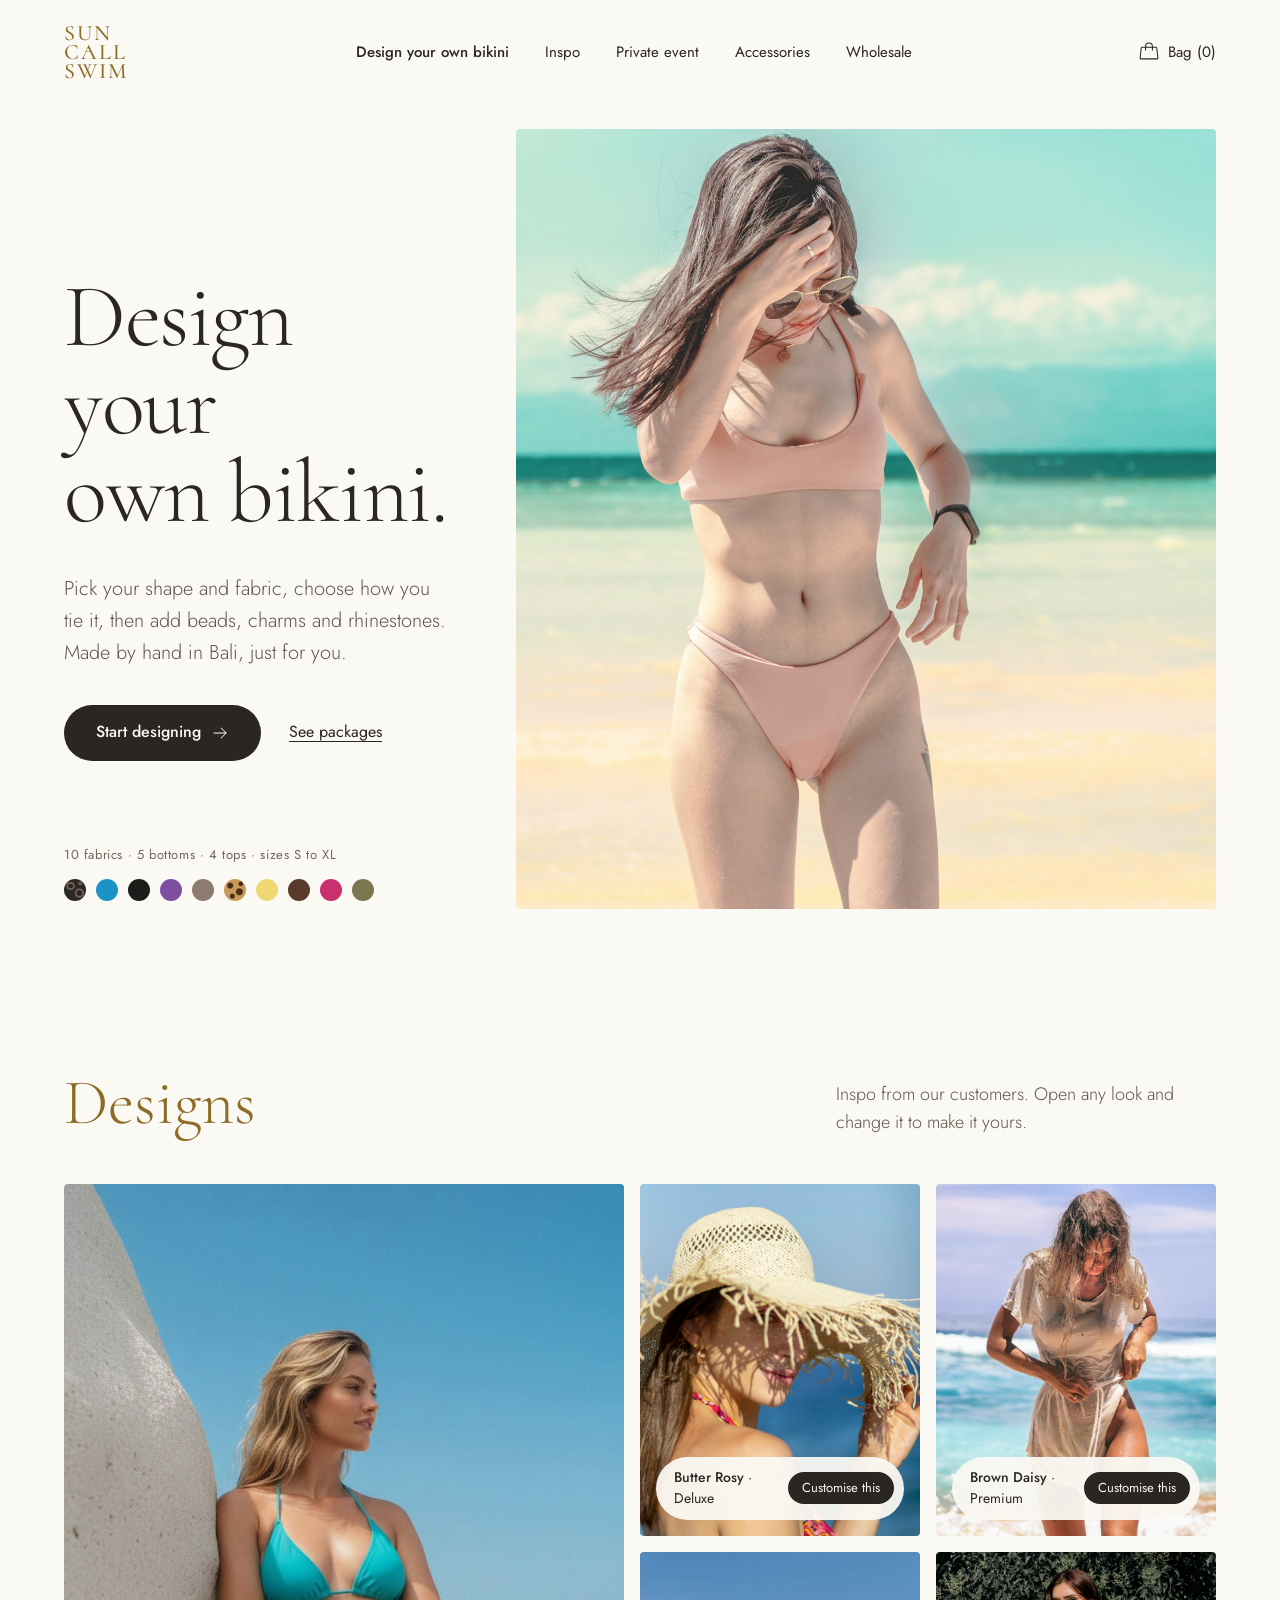
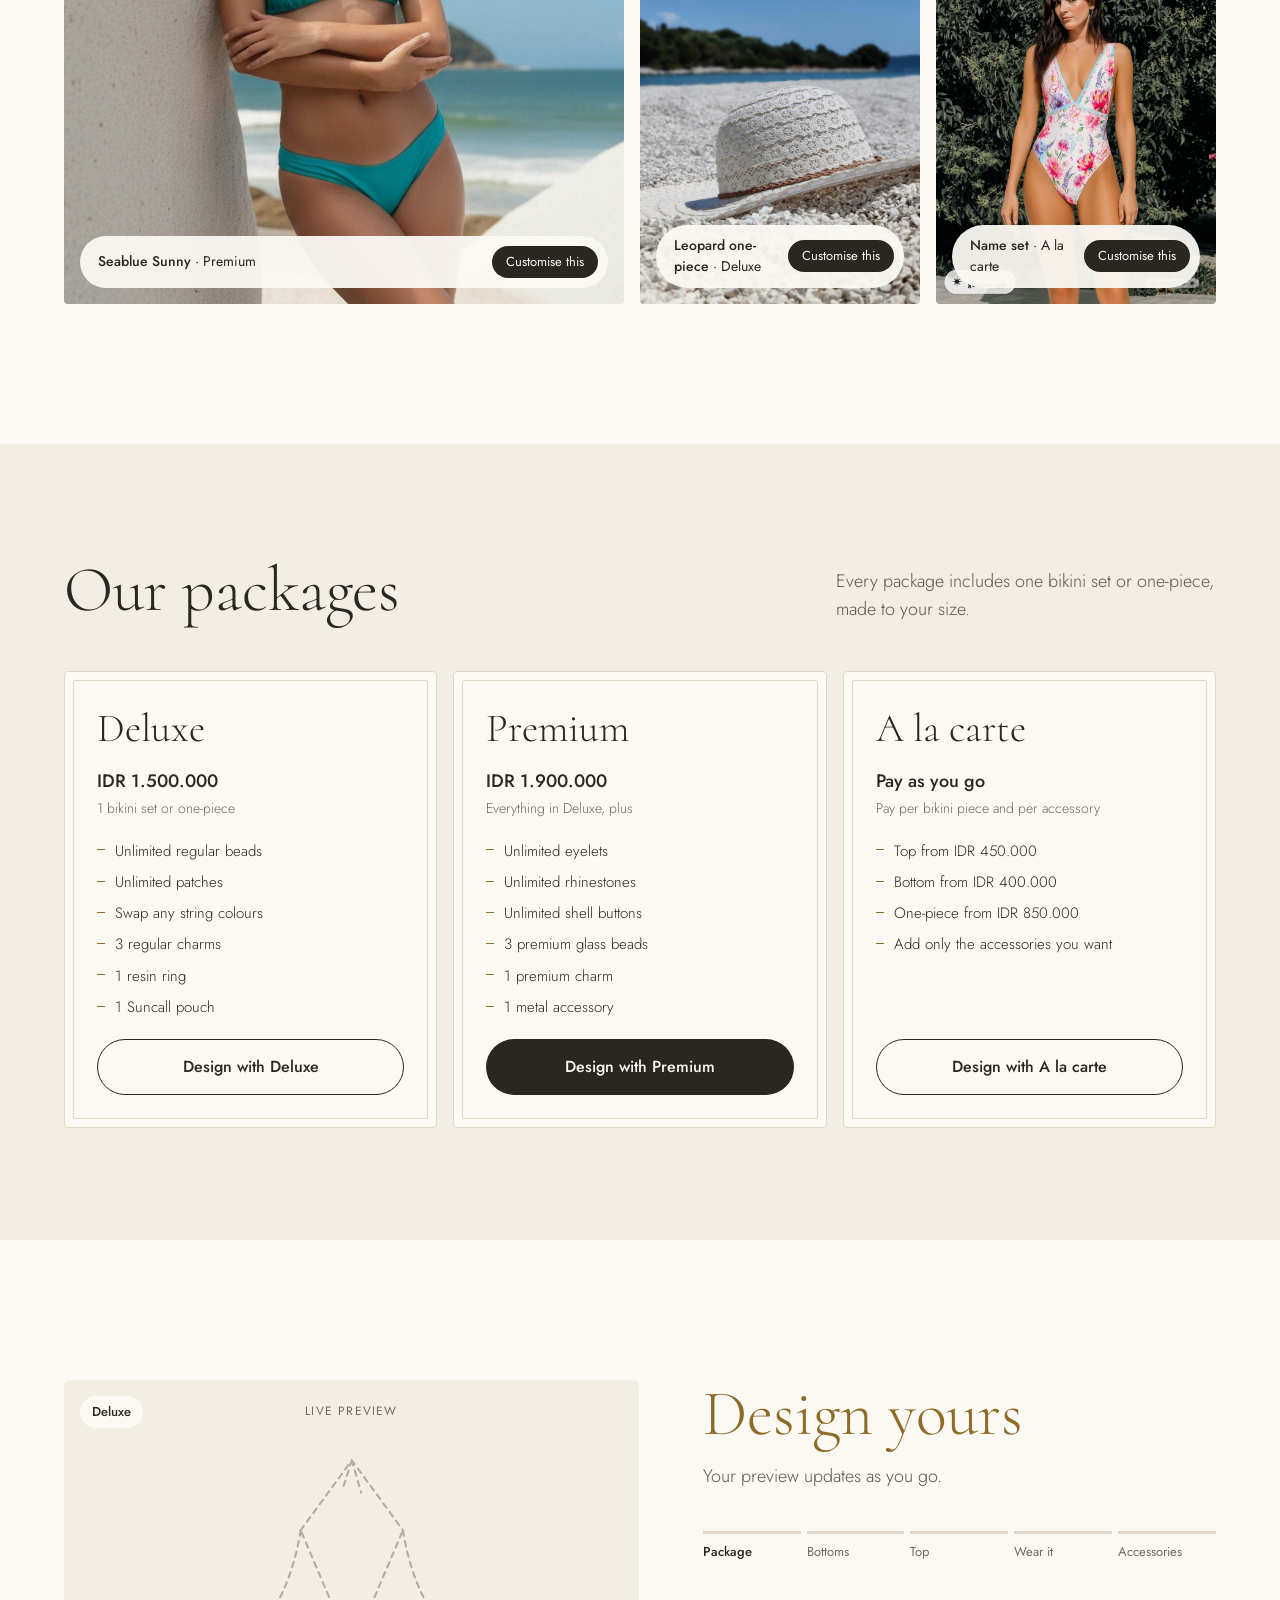
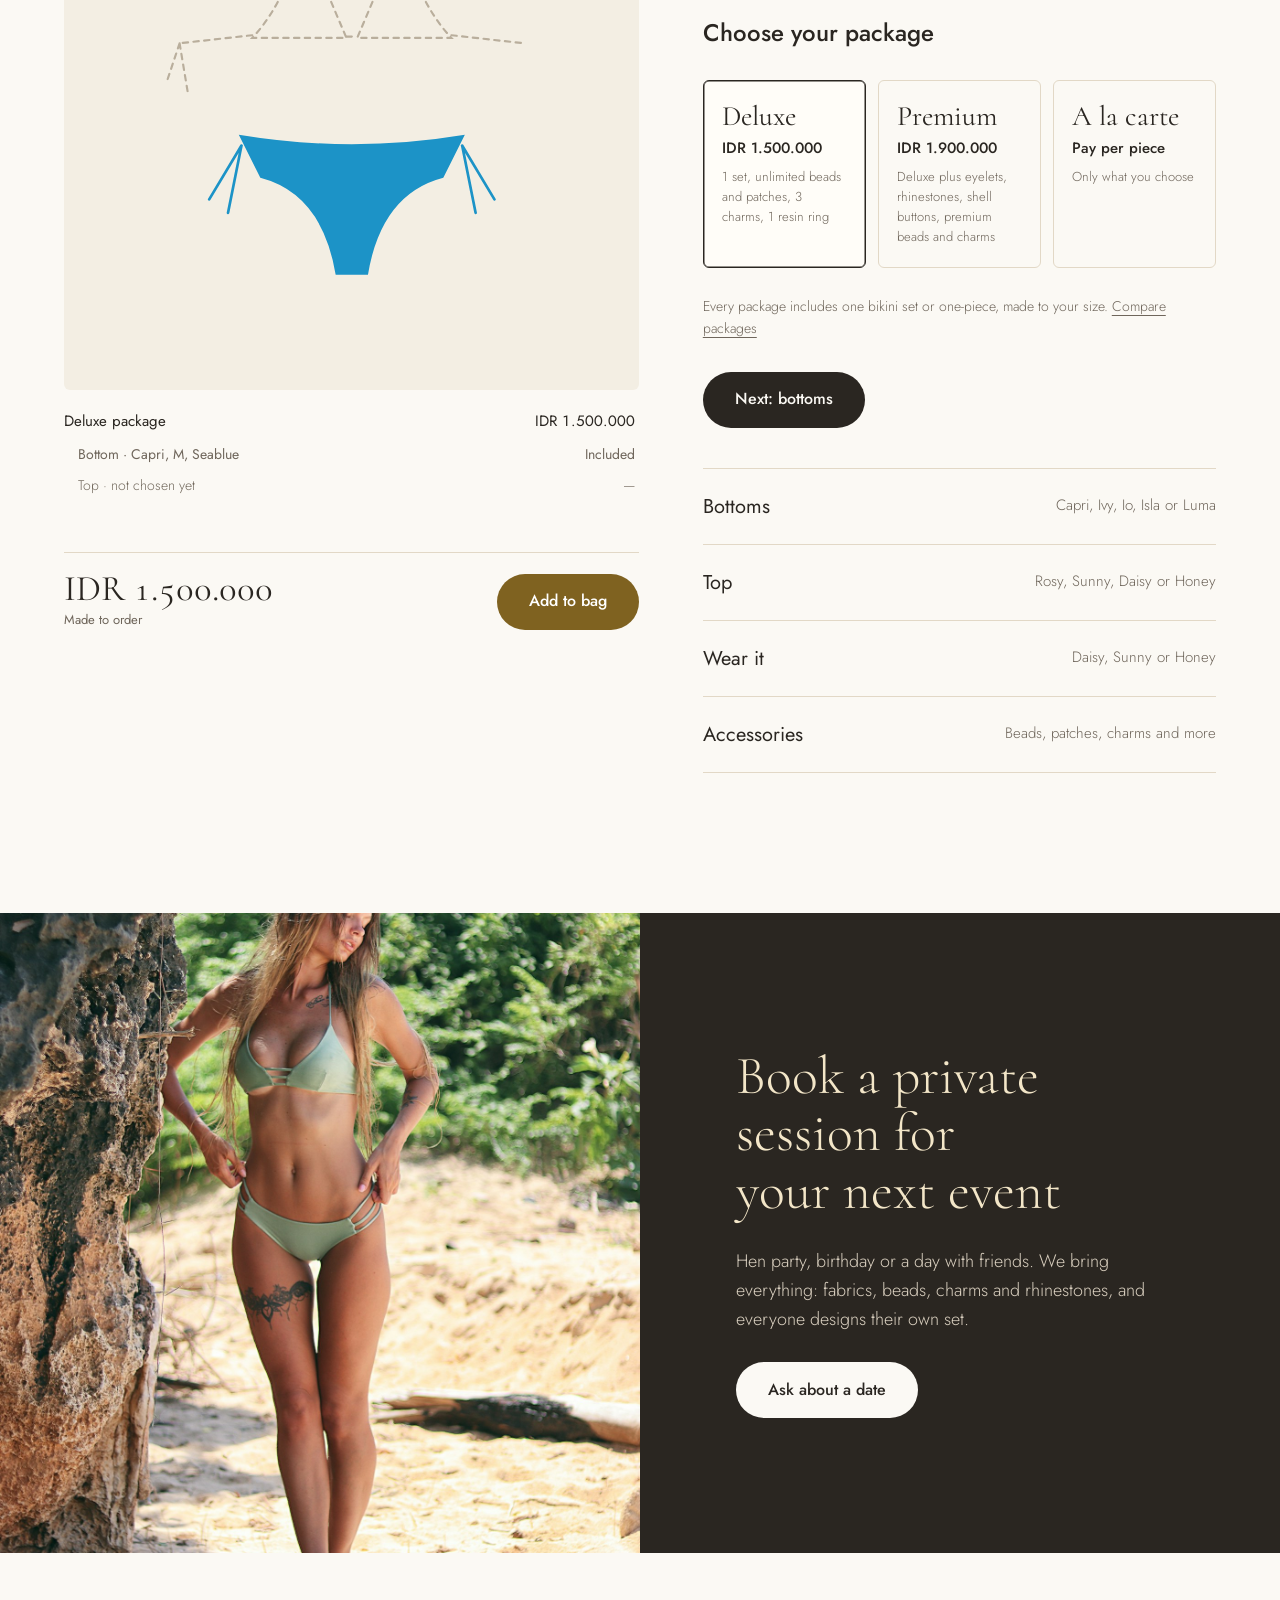
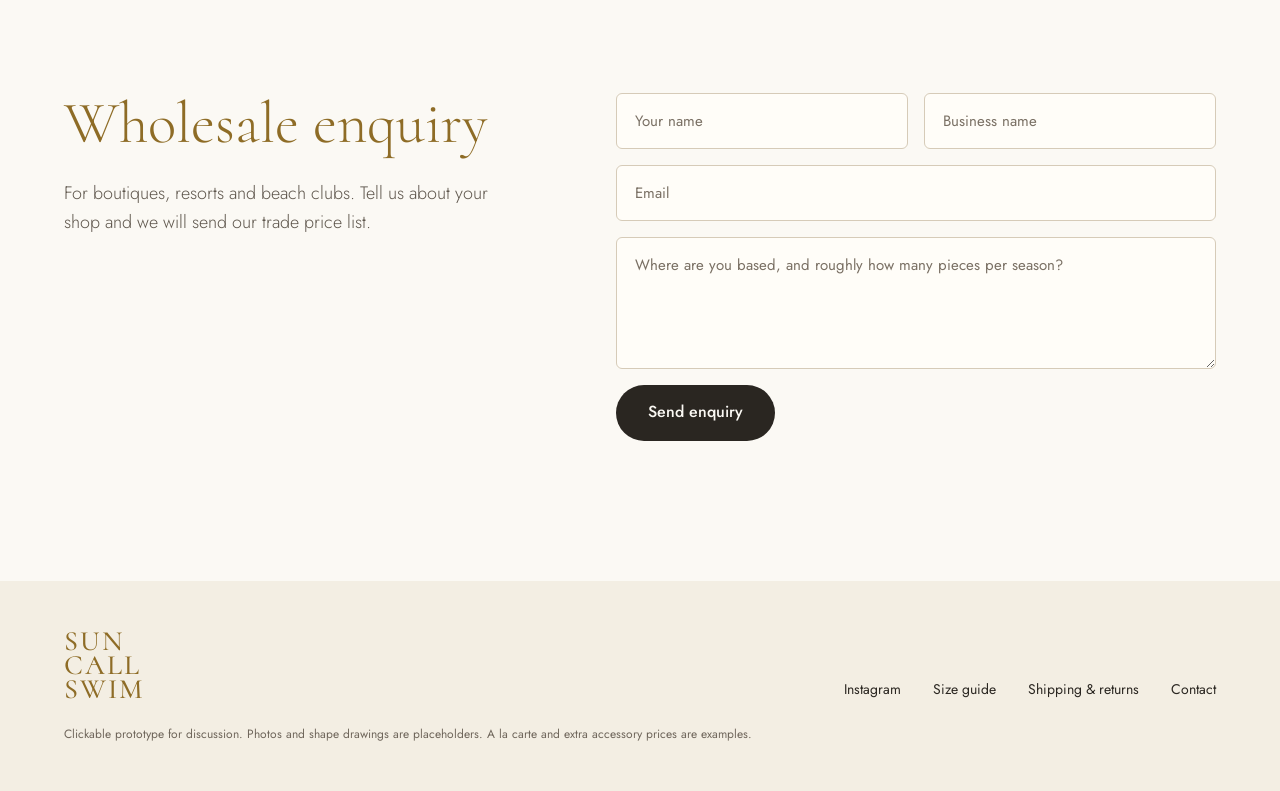
<file: demo/index.html>
<!doctype html>
<html lang="en">
<head>
<meta charset="utf-8">
<meta name="viewport" content="width=device-width, initial-scale=1, viewport-fit=cover">
<meta name="robots" content="noindex, nofollow">
<title>Suncall Swim Prototype</title>
<meta name="claude:viewport-fit-sides" content="cover">
<link rel="preconnect" href="https://fonts.googleapis.com">
<link rel="preconnect" href="https://fonts.gstatic.com" crossorigin>
<link href="https://fonts.googleapis.com/css2?family=Cormorant:wght@300;400;500&family=Jost:wght@300;400;500&display=swap" rel="stylesheet">
<style>
/* Layout: sun-bleached editorial. Sand ground, ink type, ochre display; fabrics are the only loud colour. Builder = steps left, sticky preview right. Content follows Kalani's BIKINI BAR mockup. */
:root {
  --sand: #FBF9F4;
  --shell: #F3EEE3;
  --paper: #FFFDF8;
  --ink: #2A2621;
  --ink-2: #5E564C;
  --muted: #6F665B;
  --quiet: #736A5E;
  --line: #E2D8C6;
  --line-2: #D6CBB8;
  --ochre: #8E6C26;
  --ochre-deep: #7F6220;
  --night: #2A2621;
  --night-text: #D9CFBF;
  --night-head: #F3E6C8;
  --display: "Cormorant", "Cormorant Garamond", Georgia, serif;
  --body: "Jost", "Futura", "Avenir Next", system-ui, sans-serif;
  --gutter: 64px;
  --ease: cubic-bezier(.16, 1, .3, 1);
  color-scheme: light;
}
* { box-sizing: border-box; }
html { scroll-behavior: smooth; }
body { margin: 0; background: var(--sand); color: var(--ink); font-family: var(--body); font-size: 16px; line-height: 1.55; -webkit-font-smoothing: antialiased; }
::selection { background: var(--ink); color: var(--sand); }
img { max-width: 100%; display: block; }
button { font: inherit; color: inherit; cursor: pointer; }
button:disabled { cursor: not-allowed; opacity: .4; }
a { color: inherit; text-underline-offset: 4px; text-decoration-thickness: 1px; }
:focus-visible { outline: 2px solid var(--ochre); outline-offset: 3px; }
.band { padding-left: max(var(--gutter), env(safe-area-inset-left, 0px)); padding-right: max(var(--gutter), env(safe-area-inset-right, 0px)); }
.inner { max-width: 1312px; margin: 0 auto; }
h1, h2, h3 { margin: 0; font-weight: 300; font-family: var(--display); text-wrap: balance; }
p { margin: 0; }
.link { background: none; border: 0; padding: 4px 0; text-decoration: underline; text-underline-offset: 4px; text-decoration-thickness: 1px; font-size: 15px; }
.btn { display: inline-flex; align-items: center; justify-content: center; gap: 10px; height: 56px; padding: 0 32px; border-radius: 28px; border: 0; background: var(--ink); color: var(--sand); font-weight: 500; font-size: 16px; text-decoration: none; transition: transform .4s var(--ease), background .3s var(--ease); white-space: nowrap; }
.btn:hover { transform: translateY(-1px); background: #3a342e; }
.btn.gold { background: var(--ochre-deep); color: #fff; }
.btn.gold:hover { background: #6d531a; }
.btn.light { background: var(--sand); color: var(--ink); }
.btn.ghost { background: transparent; color: var(--ink); border: 1px solid var(--ink); }
.btn.ghost:hover { background: var(--ink); color: var(--sand); }
.btn svg { width: 18px; height: 18px; }
.num { font-variant-numeric: tabular-nums; }

/* nav */
.nav { display: flex; align-items: center; justify-content: space-between; gap: 24px; padding-block: 24px; }
.logo { text-decoration: none; display: grid; line-height: .86; font-family: var(--display); font-weight: 500; font-size: 22px; letter-spacing: 2px; color: var(--ochre); }
.nav-links { display: flex; gap: 36px; font-size: 15px; }
.nav-links a { text-decoration: none; }
.nav-links a:hover { text-decoration: underline; }
.nav-links a.on { font-weight: 500; }
.bag-btn { background: none; border: 0; display: inline-flex; gap: 8px; align-items: center; font-size: 15px; padding: 8px 0; }
.bag-btn svg { width: 22px; height: 22px; }
.menu-btn { display: none; background: none; border: 0; font-size: 15px; padding: 8px 0; }

/* hero */
.hero { display: grid; grid-template-columns: minmax(0, 1fr) minmax(0, 700px); gap: 64px; align-items: end; padding-block: 24px 120px; }
.hero h1 { font-size: clamp(56px, 7vw, 92px); line-height: .98; letter-spacing: -0.016em; }
.hero-copy { display: grid; gap: 36px; padding-bottom: 8px; }
.hero-copy .lede { font-size: 20px; line-height: 32px; font-weight: 300; color: var(--ink-2); max-width: 460px; }
.ctas { display: flex; align-items: center; gap: 28px; flex-wrap: wrap; }
.fabric { display: grid; gap: 14px; padding-top: 48px; }
.fabric p { font-size: 13px; letter-spacing: .6px; color: var(--muted); }
.dots { display: flex; gap: 10px; flex-wrap: wrap; }
.dots span { width: 22px; height: 22px; border-radius: 50%; }
.hero-img { aspect-ratio: 700 / 780; width: 100%; object-fit: cover; border-radius: 4px; }

/* designs */
.designs { padding-block: 40px 140px; display: grid; gap: 48px; }
.sec-head { display: flex; justify-content: space-between; align-items: end; gap: 32px; flex-wrap: wrap; }
.sec-head h2 { font-size: clamp(48px, 5vw, 72px); line-height: 1.05; color: var(--ochre); }
.sec-head p { font-size: 18px; line-height: 28px; font-weight: 300; color: var(--ink-2); max-width: 380px; }
.gallery { display: grid; grid-template-columns: 1fr .5fr .5fr; grid-template-rows: 352px 352px; gap: 16px; }
.look { position: relative; overflow: hidden; border-radius: 4px; border: 0; padding: 0; background: var(--shell); text-align: left; }
.look:first-child { grid-row: span 2; }
.look img { width: 100%; height: 100%; object-fit: cover; transition: transform 1.2s var(--ease); }
.look:hover img { transform: scale(1.03); }
.look .tag { position: absolute; left: 16px; bottom: 16px; right: 16px; display: flex; justify-content: space-between; align-items: center; gap: 12px; background: rgba(251, 249, 244, .94); border-radius: 999px; padding: 10px 10px 10px 18px; font-size: 14px; }
.look .tag b { font-weight: 500; }
.look .tag span:last-child { background: var(--ink); color: var(--sand); border-radius: 999px; padding: 6px 14px; font-size: 13px; white-space: nowrap; }

/* packages */
.packages { background: var(--shell); }
.packages .inner { padding-block: 112px; display: grid; gap: 48px; }
.packages .sec-head h2 { color: var(--ink); }
.pkgs { display: grid; grid-template-columns: repeat(3, minmax(0, 1fr)); gap: 16px; }
.pkg { background: var(--sand); border: 1px solid var(--line); border-radius: 4px; padding: 36px 32px 32px; display: grid; grid-template-rows: auto auto 1fr auto; gap: 20px; position: relative; }
.pkg::after { content: ""; position: absolute; inset: 8px; border: 1px solid var(--line); border-radius: 2px; pointer-events: none; }
.pkg h3 { font-size: 40px; line-height: 1; }
.pkg-dots { display: none; }
.pkg .price { font-size: 18px; font-weight: 500; }
.pkg .price small { display: block; font-weight: 300; font-size: 14px; color: var(--muted); margin-top: 2px; }
.pkg ul { margin: 0; padding: 0; list-style: none; display: grid; gap: 8px; font-size: 15px; font-weight: 300; align-content: start; }
.pkg li { padding-left: 18px; position: relative; }
.pkg li::before { content: ""; position: absolute; left: 0; top: .65em; width: 8px; height: 1px; background: var(--ochre); }
.pkg li.plus { font-weight: 500; }
.pkg .btn { position: relative; z-index: 1; }

/* builder */
.builder { display: grid; grid-template-columns: minmax(0, 1.12fr) minmax(0, 1fr); gap: 64px; padding-block: 140px; align-items: start; }
.builder .preview-col { order: -1; }
.b-head { display: grid; gap: 16px; padding-bottom: 40px; }
.b-head h2 { font-size: clamp(48px, 5vw, 72px); line-height: 1.05; color: var(--ochre); }
.b-head p { font-size: 18px; font-weight: 300; color: var(--ink-2); }
.progress { display: grid; grid-template-columns: repeat(var(--n, 5), minmax(0, 1fr)); gap: 6px; margin-bottom: 8px; }
.progress button { background: none; border: 0; padding: 0 0 8px; text-align: left; display: grid; gap: 8px; font-size: 13px; color: var(--quiet); }
.progress button::before { content: ""; height: 3px; background: var(--line); transition: background .4s var(--ease); }
.progress button.done::before, .progress button.on::before { background: var(--ink); }
.progress button.on { color: var(--ink); font-weight: 500; }
.progress button.done { color: var(--ink-2); }
.step { border-bottom: 1px solid var(--line); }
.step-row { width: 100%; background: none; border: 0; display: flex; justify-content: space-between; align-items: center; gap: 16px; padding: 22px 0; text-align: left; }
.step-row .t { font-size: 20px; }
.step-row .h { font-size: 15px; font-weight: 300; color: var(--muted); text-align: right; }
.step-row .h.chosen { color: var(--ink); font-weight: 400; }
.step-row .edit { font-size: 14px; text-decoration: underline; text-underline-offset: 4px; margin-left: 12px; color: var(--ink); }
.step-body { display: grid; gap: 28px; padding: 36px 0 40px; animation: rise .5s var(--ease); }
@keyframes rise { from { opacity: .4; transform: translateY(6px); } to { opacity: 1; transform: none; } }
.step-top { display: flex; justify-content: space-between; align-items: center; gap: 16px; flex-wrap: wrap; }
.step-top h3 { font-family: var(--body); font-weight: 500; font-size: 24px; }
.seg { display: inline-flex; border: 1px solid var(--line-2); border-radius: 999px; padding: 3px; }
.seg button { background: none; border: 0; border-radius: 999px; padding: 8px 16px; font-size: 14px; }
.seg button[aria-pressed="true"] { background: var(--ink); color: var(--sand); }
.field { display: grid; gap: 12px; }
.field-head { display: flex; justify-content: space-between; align-items: center; gap: 12px; flex-wrap: wrap; }
.lbl { font-size: 13px; font-weight: 500; letter-spacing: 1px; text-transform: uppercase; color: var(--muted); }
.tiles { display: grid; grid-template-columns: repeat(var(--cols, 3), minmax(0, 1fr)); gap: 12px; }
.tile { border: 1px solid var(--line); border-radius: 6px; background: transparent; padding: 20px 10px 16px; display: grid; justify-items: center; align-content: start; gap: 10px; font-size: 15px; transition: border-color .3s var(--ease), background .3s var(--ease); }
.tile:hover { border-color: var(--line-2); background: var(--paper); }
.tile[aria-pressed="true"] { border-color: var(--ink); box-shadow: inset 0 0 0 .5px var(--ink); background: var(--paper); }
.tile svg { width: 100%; max-width: 110px; height: 72px; }
.tile small { font-size: 13px; font-weight: 300; color: var(--muted); text-align: center; }
.tile.pk { justify-items: start; text-align: left; padding: 20px 18px; gap: 6px; }
.tile.pk b { font-family: var(--display); font-weight: 400; font-size: 28px; line-height: 1.1; }
.tile.pk .pp { font-size: 15px; font-weight: 500; }
.sizes { display: flex; gap: 10px; flex-wrap: wrap; }
.size { width: 64px; height: 48px; border-radius: 24px; border: 1px solid var(--line); background: transparent; font-size: 15px; }
.size:hover { border-color: var(--ink-2); }
.size[aria-pressed="true"] { background: var(--ink); border-color: var(--ink); color: var(--sand); font-weight: 500; }
.swatches { display: flex; gap: 12px; flex-wrap: wrap; }
.sw { width: 40px; height: 40px; border-radius: 50%; border: 2px solid var(--sand); background: var(--c); box-shadow: 0 0 0 1px transparent; padding: 0; transition: box-shadow .3s var(--ease); }
.sw:hover { box-shadow: 0 0 0 1px var(--line-2); }
.sw[aria-pressed="true"] { box-shadow: 0 0 0 1.5px var(--ink); }
.note { font-size: 14px; font-weight: 300; color: var(--muted); }
.cats { display: flex; gap: 8px; flex-wrap: wrap; }
.cat { border: 1px solid var(--line); border-radius: 999px; background: transparent; padding: 8px 14px; font-size: 14px; display: inline-flex; gap: 8px; align-items: center; }
.cat:hover { border-color: var(--ink-2); }
.cat[aria-pressed="true"] { background: var(--ink); border-color: var(--ink); color: var(--sand); }
.cat .n { min-width: 20px; height: 20px; border-radius: 10px; background: var(--ochre-deep); color: #fff; font-size: 12px; display: inline-grid; place-items: center; padding: 0 6px; }
.allow { font-size: 14px; color: var(--ink-2); background: var(--shell); border-radius: 6px; padding: 12px 16px; }
.items { display: grid; gap: 0; border-top: 1px solid var(--line); }
.item { display: grid; grid-template-columns: 44px minmax(0, 1fr) auto; gap: 16px; align-items: center; padding: 14px 0; border-bottom: 1px solid var(--line); }
.item .ic { width: 44px; height: 44px; border-radius: 50%; background: var(--shell); display: grid; place-items: center; }
.item .ic svg { width: 30px; height: 30px; }
.item b { font-weight: 500; font-size: 15px; display: block; }
.item small { font-size: 13px; color: var(--muted); }
.item small.inc { color: #3F6B4E; font-weight: 500; }
.qty { display: inline-flex; align-items: center; border: 1px solid var(--line-2); border-radius: 999px; height: 44px; }
.qty button { width: 44px; height: 42px; border: 0; background: none; font-size: 20px; line-height: 1; border-radius: 999px; }
.qty button:hover:not(:disabled) { background: var(--shell); }
.qty span { min-width: 22px; text-align: center; font-variant-numeric: tabular-nums; }
.opt { border: 1px solid var(--line-2); border-radius: 999px; background: transparent; padding: 10px 16px; font-size: 14px; display: inline-flex; gap: 8px; align-items: center; }
.opt i { width: 14px; height: 14px; border-radius: 50%; display: inline-block; box-shadow: inset 0 0 0 1px rgba(0,0,0,.25); }
.opt[aria-pressed="true"] { border-color: var(--ink); background: var(--ink); color: var(--sand); }
.letters { display: grid; gap: 8px; max-width: 360px; padding-top: 8px; }
.letters input { height: 52px; border: 1px solid var(--line-2); border-radius: 6px; background: var(--paper); padding: 0 16px; font: 500 18px var(--body); letter-spacing: 4px; text-transform: uppercase; color: var(--ink); }
.letters input::placeholder { color: var(--quiet); letter-spacing: 1px; font-weight: 400; font-size: 15px; }
.letters input:focus { outline: none; border-color: var(--ink); }
.step-actions { display: flex; align-items: center; gap: 24px; flex-wrap: wrap; padding-top: 4px; }

.preview-col { position: sticky; top: 24px; display: grid; gap: 20px; height: calc(100vh - 48px); height: calc(100svh - 48px); max-height: 960px; grid-template-rows: minmax(0, 1fr) auto; }
#steps { overflow-anchor: none; }
.summary .lines { display: grid; gap: 10px; align-content: start; height: 128px; overflow: auto; padding-right: 4px; scrollbar-width: thin; scrollbar-color: var(--line-2) transparent; }
.stage { background: var(--shell); border-radius: 6px; min-height: 0; position: relative; overflow: hidden; }
.stage .cap { position: absolute; top: 22px; left: 0; right: 0; text-align: center; font-size: 12px; letter-spacing: 1.2px; text-transform: uppercase; color: var(--quiet); }
#stage { position: absolute; inset: 48px 24px 24px; display: grid; place-items: center; }
.stage svg { width: auto; height: 100%; max-width: 100%; }
.stage svg * { transition: fill .45s var(--ease), stroke .45s var(--ease); }
.pill { position: absolute; top: 16px; left: 16px; background: var(--sand); border-radius: 999px; padding: 6px 12px; font-size: 13px; font-weight: 500; }
.summary { display: grid; gap: 10px; font-variant-numeric: tabular-nums; }
.line { display: flex; justify-content: space-between; gap: 16px; font-size: 15px; }
.line.sub { font-size: 14px; color: var(--muted); padding-left: 14px; }
.line.ghost { color: var(--quiet); font-weight: 300; }
.total { display: flex; justify-content: space-between; align-items: center; gap: 16px; border-top: 1px solid var(--line); padding-top: 18px; margin-top: 4px; }
.total b { display: block; font-family: var(--display); font-weight: 400; font-size: 36px; line-height: 1; }
.total small { font-size: 13px; color: var(--muted); }
.mbar { display: none; }

/* session */
.session { background: var(--night); color: var(--night-text); display: grid; grid-template-columns: 1fr 1fr; align-items: center; }
.session img { width: 100%; height: 100%; max-height: 640px; object-fit: cover; }
.session-copy { padding: 64px 96px; display: grid; gap: 28px; }
.session h2 { font-size: clamp(40px, 4.2vw, 60px); line-height: 1.07; color: var(--night-head); }
.session p { font-size: 18px; font-weight: 300; line-height: 29px; max-width: 520px; }
.session form { display: grid; gap: 12px; max-width: 520px; }
.session .row2 { display: grid; grid-template-columns: 1fr 1fr; gap: 12px; }
.session input { height: 52px; border-radius: 6px; border: 1px solid #5A5148; background: #332E29; color: var(--sand); padding: 0 16px; font: 15px var(--body); }
.session input::placeholder { color: #A99F90; }
.session input:focus { outline: none; border-color: var(--night-head); }

/* wholesale */
.wholesale { display: grid; grid-template-columns: minmax(0, 1fr) minmax(0, 600px); gap: 96px; padding-block: 140px; }
.wholesale h2 { font-size: clamp(44px, 4.6vw, 64px); line-height: 1.06; color: var(--ochre); }
.wholesale .copy { display: grid; gap: 24px; align-content: start; }
.wholesale .copy p { font-size: 18px; font-weight: 300; line-height: 29px; color: var(--ink-2); max-width: 440px; }
.form { display: grid; gap: 16px; }
.form .row2 { display: grid; grid-template-columns: 1fr 1fr; gap: 16px; }
.form input, .form textarea { width: 100%; border: 1px solid var(--line-2); border-radius: 6px; background: var(--paper); padding: 16px 18px; font: 15px var(--body); color: var(--ink); }
.form input { height: 56px; }
.form textarea { height: 132px; resize: vertical; }
.form input::placeholder, .form textarea::placeholder { color: #7A7064; }
.form input:focus, .form textarea:focus { outline: none; border-color: var(--ink); }
.sent { font-size: 15px; color: var(--ink); background: var(--shell); border-radius: 6px; padding: 14px 18px; }
.session .sent { background: #3A342E; color: var(--night-head); }

footer { background: var(--shell); }
footer .inner { display: flex; justify-content: space-between; align-items: end; gap: 24px; flex-wrap: wrap; padding-block: 48px; }
footer .logo { font-size: 28px; }
footer nav { display: flex; gap: 32px; flex-wrap: wrap; font-size: 14px; }
footer nav a { text-decoration: none; }
.proto { font-size: 12px; color: var(--muted); width: 100%; }

/* bag */
.scrim { position: fixed; inset: 0; background: rgba(42, 38, 33, .35); z-index: 40; }
.drawer { position: fixed; top: 0; right: 0; bottom: 0; width: min(440px, 100%); background: var(--sand); z-index: 41; display: grid; grid-template-rows: auto 1fr auto; box-shadow: -12px 0 40px rgba(42, 38, 33, .12); padding: calc(24px + env(safe-area-inset-top, 0px)) max(24px, env(safe-area-inset-right, 0px)) calc(24px + env(safe-area-inset-bottom, 0px)) 24px; animation: slide .5s var(--ease); }
@keyframes slide { from { transform: translateX(40px); opacity: .5; } to { transform: none; opacity: 1; } }
.drawer header { display: flex; justify-content: space-between; align-items: center; padding-bottom: 20px; border-bottom: 1px solid var(--line); }
.drawer h3 { font-size: 34px; }
.drawer .bag-items { overflow: auto; display: grid; align-content: start; }
.bag-item { display: grid; grid-template-columns: 72px minmax(0, 1fr) auto; gap: 14px; padding: 18px 0; border-bottom: 1px solid var(--line); align-items: start; }
.bag-item .mini { background: var(--shell); border-radius: 4px; aspect-ratio: 1; display: grid; place-items: center; }
.bag-item .mini svg { width: 90%; height: auto; }
.bag-item p { font-size: 13px; color: var(--ink-2); line-height: 1.5; }
.bag-item b { font-weight: 500; font-size: 15px; display: block; margin-bottom: 2px; color: var(--ink); }
.bag-item .rm { background: none; border: 0; font-size: 13px; text-decoration: underline; padding: 0; color: var(--muted); margin-top: 6px; }
.drawer footer { background: none; display: grid; gap: 14px; padding-top: 20px; }
.empty { padding: 32px 0; color: var(--muted); }
.toast { position: fixed; left: 50%; bottom: calc(24px + env(safe-area-inset-bottom, 0px)); transform: translateX(-50%); background: var(--ink); color: var(--sand); border-radius: 999px; padding: 12px 22px; font-size: 14px; z-index: 50; animation: rise .4s var(--ease); max-width: calc(100% - 32px); text-align: center; }

/* micro-interactions */
.btn:active, .tile:active, .size:active, .sw:active, .cat:active, .opt:active, .seg button:active, .qty button:active:not(:disabled), .link:active { transform: scale(.97); transition-duration: .08s; }
.tile, .size, .cat, .opt, .seg button, .qty button, .link { transition: transform .2s var(--ease), background .25s var(--ease), border-color .25s var(--ease), color .25s var(--ease); }
.just { animation: press .38s var(--ease); }
@keyframes press { 0% { transform: scale(.96); } 100% { transform: none; } }
.progress button::before { background: linear-gradient(var(--ink), var(--ink)) left / 0% 100% no-repeat, var(--line); }
.progress button.done::before, .progress button.on::before { background-size: 100% 100%; background-color: var(--line); }
.progress button.sweep::before { animation: sweep .7s var(--ease); }
@keyframes sweep { from { background-size: 0% 100%; } }
.step-body { animation: none; }
.step-body.enter { animation: rise .5s var(--ease); }
.fx-in { transform-box: fill-box; transform-origin: 50% 0; animation: dress .6s var(--ease) both; }
@keyframes dress { from { opacity: 0; transform: translateY(-12px) scaleY(.92); } }
.fx-pop { transform-box: fill-box; transform-origin: center; animation: pop .45s var(--ease) both; }
@keyframes pop { from { opacity: 0; transform: scale(.3); } }
.fx-swing { transform-box: view-box; animation: swing 1.1s cubic-bezier(.2, .7, .3, 1) both; }
@keyframes swing { 0% { transform: rotate(26deg); opacity: 0; } 15% { opacity: 1; } 38% { transform: rotate(-14deg); } 60% { transform: rotate(7deg); } 80% { transform: rotate(-3deg); } 100% { transform: rotate(0); } }
.qty span.tick { display: inline-block; animation: tick .28s var(--ease); }
@keyframes tick { from { transform: translateY(-60%); opacity: 0; } }
.bump { display: inline-block; animation: bump .5s var(--ease); }
@keyframes bump { 35% { transform: scale(1.45); } }
.pill.swap { animation: pop .4s var(--ease); }
.look .tag span:last-child { transition: background .3s var(--ease); }
.look:hover .tag span:last-child { background: var(--ochre-deep); }
.flyer { position: fixed; z-index: 60; pointer-events: none; background: var(--shell); border-radius: 6px; display: grid; place-items: center; box-shadow: 0 12px 30px rgba(42, 38, 33, .18); }
.flyer svg { width: 80%; height: 80%; }

@media (max-width: 1100px) {
  :root { --gutter: 32px; }
  .builder { grid-template-columns: minmax(0, 1fr) minmax(0, 1fr); gap: 40px; }
  .session-copy { padding: 56px 48px; }
  .wholesale { gap: 48px; }
  .pkg { padding: 32px 24px 28px; }
}
@media (max-width: 900px) {
  :root { --gutter: 20px; }
  .nav-links { display: none; }
  .nav-links.open { display: grid; gap: 14px; position: absolute; top: 78px; left: 0; right: 0; background: var(--sand); padding: 12px max(20px, env(safe-area-inset-left, 0px)) 24px; z-index: 30; border-bottom: 1px solid var(--line); font-size: 18px; }
  .menu-btn { display: inline-block; }
  .nav { position: relative; padding-block: 16px; }
  .hero { grid-template-columns: minmax(0, 1fr); gap: 32px; padding-block: 8px 72px; }
  .hero-img { order: -1; aspect-ratio: 4 / 4.2; }
  .fabric { padding-top: 8px; }
  .designs { padding-block: 24px 80px; gap: 28px; }
  .gallery { grid-template-columns: 1fr 1fr; grid-template-rows: 340px 220px 220px; gap: 10px; }
  .look:first-child { grid-row: auto; grid-column: span 2; }
  .look .tag { left: 8px; right: 8px; bottom: 8px; font-size: 12px; padding: 8px 8px 8px 12px; }
  .look:not(:first-child) .tag span:first-child { display: none; }
  .look:not(:first-child) .tag { justify-content: flex-end; background: none; }
  .packages .inner { padding-block: 64px; gap: 28px; }
  .pkgs { grid-template-columns: none; grid-auto-flow: column; grid-auto-columns: 84%; gap: 12px; overflow-x: auto; scroll-snap-type: x mandatory; overscroll-behavior-x: contain; margin-inline: calc(-1 * max(var(--gutter), env(safe-area-inset-left, 0px))); padding-inline: max(var(--gutter), env(safe-area-inset-left, 0px)); scroll-padding-inline: max(var(--gutter), env(safe-area-inset-left, 0px)); scrollbar-width: none; }
  .pkgs::-webkit-scrollbar { display: none; }
  .pkg { scroll-snap-align: start; }
  .pkg-dots { display: flex; justify-content: center; gap: 8px; margin-top: -8px; }
  .pkg-dots button { width: 28px; height: 28px; border: 0; background: none; padding: 0; display: grid; place-items: center; }
  .pkg-dots button::before { content: ""; width: 7px; height: 7px; border-radius: 4px; background: var(--line-2); transition: width .35s var(--ease), background .35s var(--ease); }
  .pkg-dots button[aria-current="true"]::before { width: 22px; background: var(--ink); }
  .builder { grid-template-columns: minmax(0, 1fr); gap: 0; padding-block: 64px 120px; }
  .b-head { padding-bottom: 24px; }
  .preview-col { order: -1; position: sticky; top: 0; z-index: 6; height: auto; max-height: none; grid-template-rows: auto; margin-inline: calc(-1 * max(var(--gutter), env(safe-area-inset-left, 0px))); gap: 0; }
  .stage { aspect-ratio: auto; height: 250px; border-radius: 0; }
  #stage { inset: 30px 16px 8px; }
  .stage .cap { top: 10px; }
  .pill { top: 8px; left: 12px; font-size: 12px; }
  .preview-col .summary { display: none; }
  .tiles { gap: 8px; }
  .tiles[style*="--cols:5"] { grid-template-columns: repeat(3, minmax(0, 1fr)); }
  .tiles[style*="--cols:4"] { grid-template-columns: repeat(2, minmax(0, 1fr)); }
  .tile { padding: 14px 6px 12px; font-size: 13px; }
  .tile svg { height: 48px; }
  .tile.pk b { font-size: 24px; }
  .tiles.pkt { grid-template-columns: minmax(0, 1fr); }
  .size { width: 54px; height: 46px; }
  .sw { width: 36px; height: 36px; }
  .step-body { padding: 24px 0 32px; gap: 24px; }
  .step-top h3 { font-size: 20px; }
  .step-row .h { font-size: 13px; }
  .step-actions .btn.primary { display: none; }
  .mbar { display: flex; position: fixed; left: 0; right: 0; bottom: 0; z-index: 20; background: var(--sand); border-top: 1px solid var(--line); justify-content: space-between; align-items: center; gap: 12px; padding: 12px max(20px, env(safe-area-inset-right, 0px)) calc(12px + env(safe-area-inset-bottom, 0px)) max(20px, env(safe-area-inset-left, 0px)); }
  .mbar b { font-family: var(--display); font-weight: 400; font-size: 24px; line-height: 1.1; display: block; }
  .mbar small { font-size: 12px; color: var(--muted); }
  .mbar .btn { height: 52px; padding: 0 20px; font-size: 15px; }
  .mbar[hidden] { display: none !important; }
  .session { grid-template-columns: minmax(0, 1fr); }
  .session img { max-height: 320px; }
  .session-copy { padding: 48px 20px 56px; }
  .session .row2, .form .row2 { grid-template-columns: minmax(0, 1fr); }
  .wholesale { grid-template-columns: minmax(0, 1fr); padding-block: 80px; gap: 32px; }
}
@media (prefers-reduced-motion: reduce) {
  *, *::before, *::after { animation: none !important; transition: none !important; }
  html { scroll-behavior: auto; }
}
</style>
</head>
<body>


<div class="band">
  <div class="inner">
    <header class="nav">
      <a class="logo" href="#top" id="top" aria-label="Sun Call Swim, home"><span>SUN</span><span>CALL</span><span>SWIM</span></a>
      <nav class="nav-links" id="navLinks" aria-label="Main">
        <a href="#builder" class="on">Design your own bikini</a>
        <a href="#designs">Inspo</a>
        <a href="#session">Private event</a>
        <a href="#builder" data-jump="accessories">Accessories</a>
        <a href="#wholesale">Wholesale</a>
      </nav>
      <div style="display:flex;gap:20px;align-items:center">
        <button class="menu-btn" id="menuBtn" aria-expanded="false" aria-controls="navLinks">Menu</button>
        <button class="bag-btn" id="bagBtn" aria-label="Open bag">
          <svg viewBox="0 0 256 256" aria-hidden="true"><path fill="currentColor" d="m237.9 198.36l-14.25-120a14.06 14.06 0 0 0-14-12.36H174v-2a46 46 0 0 0-92 0v2H46.33a14.06 14.06 0 0 0-14 12.36l-14.25 120a14 14 0 0 0 14 15.64h191.84a14 14 0 0 0 14-15.64ZM94 64a34 34 0 0 1 68 0v2H94Zm131.5 137.3a2.07 2.07 0 0 1-1.58.7H32.08a2.07 2.07 0 0 1-1.58-.7a1.92 1.92 0 0 1-.49-1.53l14.26-120A2 2 0 0 1 46.33 78H82v26a6 6 0 0 0 12 0V78h68v26a6 6 0 0 0 12 0V78h35.67a2 2 0 0 1 2.06 1.77l14.26 120a1.92 1.92 0 0 1-.49 1.53"/></svg>
          <span>Bag (<span id="bagCount">0</span>)</span>
        </button>
      </div>
    </header>

    <section class="hero">
      <div class="hero-copy">
        <h1>Design your<br>own bikini.</h1>
        <p class="lede">Pick your shape and fabric, choose how you tie it, then add beads, charms and rhinestones. Made by hand in Bali, just for you.</p>
        <div class="ctas">
          <a class="btn" href="#builder">Start designing <svg viewBox="0 0 256 256" aria-hidden="true"><path fill="currentColor" d="m220.24 132.24l-72 72a6 6 0 0 1-8.48-8.48L201.51 134H40a6 6 0 0 1 0-12h161.51l-61.75-61.76a6 6 0 0 1 8.48-8.48l72 72a6 6 0 0 1 0 8.48"/></svg></a>
          <a href="#packages">See packages</a>
        </div>
        <div class="fabric">
          <p>10 fabrics · 5 bottoms · 4 tops · sizes S to XL</p>
          <div class="dots" id="heroDots"></div>
        </div>
      </div>
      <img class="hero-img" src="img/main.jpg" alt="Woman in a sand-coloured bikini on the beach">
    </section>
  </div>
</div>

<div class="band" id="designs">
  <section class="inner designs">
    <div class="sec-head">
      <h2>Designs</h2>
      <p>Inspo from our customers. Open any look and change it to make it yours.</p>
    </div>
    <div class="gallery" id="gallery"></div>
  </section>
</div>

<div class="band packages" id="packages">
  <section class="inner">
    <div class="sec-head">
      <h2>Our packages</h2>
      <p>Every package includes one bikini set or one-piece, made to your size.</p>
    </div>
    <div class="pkgs" id="pkgCards" role="region" aria-label="Packages, swipe to compare" tabindex="0"></div>
    <div class="pkg-dots" id="pkgDots" aria-label="Choose package card"></div>
  </section>
</div>

<div class="band" id="builder">
  <section class="inner builder" aria-label="Bikini builder">
    <div class="steps-col">
      <div class="b-head">
        <h2>Design yours</h2>
        <p id="bSub">Your preview updates as you go.</p>
      </div>
      <div class="progress" id="progress"></div>
      <div id="steps"></div>
    </div>
    <div class="preview-col">
      <div class="stage"><span class="cap">Live preview</span><span class="pill" id="pkgPill">Deluxe</span><div id="stage"></div></div>
      <div class="summary" id="summary"></div>
    </div>
  </section>
</div>

<section class="session" id="session">
  <img src="img/tryon-result.jpg" alt="Friends on the beach in custom swimwear">
  <div class="session-copy">
    <h2>Book a private session for your next event</h2>
    <p>Hen party, birthday or a day with friends. We bring everything: fabrics, beads, charms and rhinestones, and everyone designs their own set.</p>
    <div id="sessionArea"><button class="btn light" id="sessionOpen">Ask about a date</button></div>
  </div>
</section>

<div class="band" id="wholesale">
  <section class="inner wholesale">
    <div class="copy">
      <h2>Wholesale enquiry</h2>
      <p>For boutiques, resorts and beach clubs. Tell us about your shop and we will send our trade price list.</p>
    </div>
    <form class="form" id="wsForm" novalidate>
      <div class="row2">
        <input id="ws-name" name="name" placeholder="Your name" aria-label="Your name">
        <input id="ws-biz" name="business" placeholder="Business name" aria-label="Business name">
      </div>
      <input id="ws-email" name="email" type="email" placeholder="Email" aria-label="Email">
      <textarea id="ws-msg" name="message" placeholder="Where are you based, and roughly how many pieces per season?" aria-label="Message"></textarea>
      <div><button class="btn" type="submit">Send enquiry</button></div>
    </form>
  </section>
</div>

<footer class="band">
  <div class="inner">
    <span class="logo"><span>SUN</span><span>CALL</span><span>SWIM</span></span>
    <nav aria-label="Footer"><a href="#top">Instagram</a><a href="#builder">Size guide</a><a href="#top">Shipping &amp; returns</a><a href="#wholesale">Contact</a></nav>
    <p class="proto">Clickable prototype for discussion. Photos and shape drawings are placeholders. A la carte and extra accessory prices are examples.</p>
  </div>
</footer>

<div class="mbar" id="mbar"><div><b id="mTotal">IDR 1.500.000</b><small id="mPkg">Deluxe</small></div><button class="btn" id="mNext">Next</button></div>
<div id="bagLayer" hidden></div>
<div id="toastLayer"></div>

<script>
(function () {
  /* ---------- catalogue (from Kalani's BIKINI BAR mockup) ---------- */
  var FAB = [
    { n: "Panthera", c: "#2B2724", print: "pan" },
    { n: "Seablue", c: "#1C93C7" },
    { n: "Black", c: "#1E1C1B" },
    { n: "Purple", c: "#7E4FA1" },
    { n: "Taupe", c: "#8C7B6E" },
    { n: "Leopard", c: "#C89A5A", print: "leo" },
    { n: "Butter Yellow", c: "#EFD873" },
    { n: "Brown", c: "#5A3A2A" },
    { n: "Magenta", c: "#C8306F" },
    { n: "Khaki", c: "#7B7650" }
  ];
  var ONE_FABS = [5, 0, 6, 7, 8];
  var SW_CSS = {
    leo: "radial-gradient(circle at 28% 30%, #4A2E1A 0 2.5px, transparent 3.5px), radial-gradient(circle at 70% 58%, #4A2E1A 0 3px, transparent 4px), radial-gradient(circle at 38% 78%, #4A2E1A 0 2px, transparent 3px), radial-gradient(circle at 76% 22%, #4A2E1A 0 1.8px, transparent 2.8px), #C89A5A",
    pan: "radial-gradient(circle at 30% 32%, transparent 0 2px, #6B5A4B 2.5px 4px, transparent 4.5px), radial-gradient(circle at 70% 64%, transparent 0 2.5px, #6B5A4B 3px 4.5px, transparent 5px), radial-gradient(circle at 74% 20%, #6B5A4B 0 1.6px, transparent 2.4px), #2B2724"
  };
  var DEFS = "<defs><pattern id='leo' width='18' height='18' patternUnits='userSpaceOnUse'><rect width='18' height='18' fill='#C89A5A'/><path d='M3 4q3-3 5 0q-2 4-5 0zM11 11q4-1 5 2q-4 2-5-2z' fill='#4A2E1A'/><circle cx='14' cy='4' r='1.4' fill='#4A2E1A'/><circle cx='5' cy='13' r='1.6' fill='#4A2E1A'/></pattern><pattern id='pan' width='20' height='20' patternUnits='userSpaceOnUse'><rect width='20' height='20' fill='#2B2724'/><circle cx='6' cy='6' r='3.2' fill='none' stroke='#6B5A4B' stroke-width='1.4'/><circle cx='15' cy='15' r='3.6' fill='none' stroke='#6B5A4B' stroke-width='1.4'/><circle cx='16' cy='5' r='1.2' fill='#6B5A4B'/></pattern></defs>";
  function fill(i) { var f = FAB[i]; return f.print ? "url(#" + f.print + ")" : f.c; }
  function swatch(i) { var f = FAB[i]; return f.print ? SW_CSS[f.print] : f.c; }
  var SIZES = ["S","M","L","XL"];

  var P = {
    bottom: {
      capri: { name: "Capri", d: "M66 214 Q150 228 234 214 L218 246 Q172 258 162 318 L138 318 Q128 258 82 246 Z", s: "M68 222 L44 262 M68 222 L58 272 M232 222 L256 262 M232 222 L242 272", hips: [[68,222],[232,222]], tails: [[44,262],[256,262]] },
      ivy: { name: "Ivy", d: "M66 212 Q150 226 234 212 Q224 258 164 314 L136 314 Q76 258 66 212 Z", s: "M68 216 L46 254 M68 216 L56 262 M232 216 L254 254 M232 216 L244 262", hips: [[68,216],[232,216]], tails: [[46,254],[254,254]] },
      io: { name: "Io", d: "M82 216 Q150 226 218 216 L206 236 Q168 248 158 304 L142 304 Q132 248 94 236 Z", s: "M84 220 L60 258 M84 220 L72 266 M216 220 L240 258 M216 220 L228 266", hips: [[84,220],[216,220]], tails: [[60,258],[240,258]] },
      isla: { name: "Isla", d: "M70 194 Q150 204 230 194 L232 234 Q180 252 162 318 L138 318 Q120 252 68 234 Z", s: "M70 206 L52 240 M70 206 L60 248 M230 206 L248 240 M230 206 L240 248", hips: [[70,206],[230,206]], tails: [[52,240],[248,240]] },
      luma: { name: "Luma", d: "M66 212 L150 236 L234 212 Q222 258 164 314 L136 314 Q78 258 66 212 Z", s: "M68 216 L46 254 M68 216 L56 262 M232 216 L254 254 M232 216 L244 262 M150 236 L150 252", hips: [[68,216],[232,216]], tails: [[46,254],[254,254]] }
    },
    top: {
      rosy: { name: "Rosy", d: ["M80 100 Q150 84 220 100 L222 140 Q150 128 78 140 Z"], a: [[96,95],[204,95]], back: "M78 126 L22 132 M222 126 L278 132 M22 132 L12 162 M22 132 L28 168", c: [150,112], cups: [[118,118],[182,118]], edge: [[92,104],[150,92],[208,104]] },
      sunny: { name: "Sunny", d: ["M112 62 Q104 112 76 142 L146 142 Z","M188 62 Q196 112 224 142 L154 142 Z"], a: [[112,62],[188,62]], back: "M76 140 L22 146 M224 140 L278 146 M22 146 L12 176 M22 146 L28 182 M146 141 L154 141", c: [150,141], cups: [[118,120],[182,120]], edge: [[104,100],[96,120],[196,100],[204,120]] },
      daisy: { name: "Daisy", d: ["M120 54 Q114 108 86 142 L148 142 Z","M180 54 Q186 108 214 142 L152 142 Z"], a: [[120,54],[180,54]], back: "M86 140 L22 146 M214 140 L278 146 M22 146 L12 176 M22 146 L28 182", c: [150,142], cups: [[124,120],[176,120]], edge: [[112,96],[104,118],[188,96],[196,118]] },
      honey: { name: "Honey", d: ["M118 76 Q112 116 92 142 L146 142 Z","M182 76 Q188 116 208 142 L154 142 Z"], a: [[118,76],[182,76]], back: "M92 140 L22 146 M208 140 L278 146 M22 146 L12 176 M22 146 L28 182 M146 141 L154 141", c: [150,141], cups: [[124,126],[176,126]], edge: [[112,108],[106,124],[188,108],[194,124]] }
    },
    one: {
      one: { name: "One-piece", d: "M112 60 Q140 120 150 152 Q160 120 188 60 Q210 120 212 176 Q214 226 234 248 Q176 262 162 322 L138 322 Q124 262 66 248 Q86 226 88 176 Q90 120 112 60 Z", a: [[112,60],[188,60]], s: "M70 246 L54 278 M230 246 L246 278", hips: [[70,246],[230,246]], tails: [[54,278],[246,278]], c: [150,152], cups: [[124,110],[176,110]], edge: [[106,90],[98,120],[194,90],[202,120]] }
    }
  };
  var WEAR = { daisy: { name: "Daisy", note: "Halter, tied behind the neck" }, sunny: { name: "Sunny", note: "Criss-cross at the back" }, honey: { name: "Honey", note: "One loop around the neck" } };

  var PKG = {
    deluxe: { name: "Deluxe", price: 1500000, sub: "1 bikini set or one-piece", inc: ["Unlimited regular beads","Unlimited patches","Swap any string colours","3 regular charms","1 resin ring","1 Suncall pouch"] },
    premium: { name: "Premium", price: 1900000, sub: "Everything in Deluxe, plus", inc: ["Unlimited eyelets","Unlimited rhinestones","Unlimited shell buttons","3 premium glass beads","1 premium charm","1 metal accessory"] },
    alacarte: { name: "A la carte", price: 0, sub: "Pay per bikini piece and per accessory", inc: ["Top from IDR 450.000","Bottom from IDR 400.000","One-piece from IDR 850.000","Add only the accessories you want"] }
  };
  var PIECE = { top: 450000, bottom: 400000, one: 850000 };
  var INF = Infinity;
  var ALLOW = {
    deluxe: { beadReg: INF, patch: INF, string: INF, charmReg: 3, resin: 1 },
    premium: { beadReg: INF, patch: INF, string: INF, charmReg: 3, resin: 1, eyelet: INF, rhine: INF, button: INF, beadPrem: 3, charmPrem: 1, metal: 1 },
    alacarte: {}
  };
  var GROUP_PRICE = { beadReg: 15000, beadPrem: 35000, patch: 35000, string: 25000, charmReg: 45000, charmPrem: 95000, metal: 85000, button: 20000, eyelet: 15000, resin: 55000, rhine: 30000, letter: 5000 };
  var ACC = [
    { cat: "Beads", items: [
      { id: "beadReg", g: "beadReg", name: "Regular beads", note: "per strand", ic: "bead" },
      { id: "beadPrem", g: "beadPrem", name: "Premium glass beads", note: "per bead", ic: "glass" } ] },
    { cat: "Patches", items: [
      { id: "patchStar", g: "patch", name: "Star patch", ic: "star" },
      { id: "patchHeart", g: "patch", name: "Heart patch", ic: "heart" },
      { id: "patchCherry", g: "patch", name: "Cherry patch", ic: "cherry" } ] },
    { cat: "String colours", strings: true },
    { cat: "Bikini charms", items: [
      { id: "charmShell", g: "charmReg", name: "Shell charm", ic: "shell" },
      { id: "charmStar", g: "charmReg", name: "Starfish charm", ic: "star" },
      { id: "charmHeart", g: "charmReg", name: "Heart charm", ic: "heart" },
      { id: "charmPearl", g: "charmPrem", name: "Pearl drop", note: "premium charm", ic: "pearl" } ] },
    { cat: "Stainless accessories", items: [
      { id: "ringGold", g: "metal", name: "Gold rings", note: "front and hips", ic: "ringGold", max: 1 },
      { id: "ringSilver", g: "metal", name: "Silver rings", note: "front and hips", ic: "ringSilver", max: 1 } ] },
    { cat: "Buttons", items: [
      { id: "button", g: "button", name: "Shell buttons", note: "per pair", ic: "button" },
      { id: "eyelet", g: "eyelet", name: "Eyelets", note: "along the waistband", ic: "eyelet", max: 1 } ] },
    { cat: "Resin rings", items: [
      { id: "resinClear", g: "resin", name: "Clear resin ring", ic: "resinClear", max: 1 },
      { id: "resinTort", g: "resin", name: "Tortoise resin ring", ic: "resinTort", max: 1 },
      { id: "resinPink", g: "resin", name: "Pink resin ring", ic: "resinPink", max: 1 } ] },
    { cat: "Rhinestones", items: [
      { id: "rhine", g: "rhine", name: "Rhinestone trim", note: "per row", ic: "rhine", max: 3 } ] }
  ];
  var ITEM = {}; ACC.forEach(function (c) { (c.items || []).forEach(function (it) { ITEM[it.id] = it; }); });
  var STRINGS = [["Match fabric", null], ["White", "#F4F0E8"], ["Gold", "#C9A24A"], ["Black", "#1E1C1B"], ["Hot pink", "#E2457E"], ["Seablue", "#1C93C7"]];
  var META = {
    package: { title: "Package", h: "Choose your package", hint: "Deluxe, Premium or a la carte" },
    bottom: { title: "Bottoms", h: "Choose your bottoms", hint: "Capri, Ivy, Io, Isla or Luma" },
    top: { title: "Top", h: "Choose your top", hint: "Rosy, Sunny, Daisy or Honey" },
    one: { title: "One-piece", h: "Choose your one-piece", hint: "Size and fabric" },
    wear: { title: "Wear it", h: "How do you want to wear your top?", hint: "Daisy, Sunny or Honey" },
    accessories: { title: "Accessories", h: "Add accessories", hint: "Beads, patches, charms and more" }
  };

  function fresh() { return { pkg: "deluxe", mode: "set", step: 0, done: {}, cat: 0, bottom: { cut: "capri", size: "M", col: 1 }, top: { cut: "sunny", size: "M", col: 1 }, one: { cut: "one", size: "M", col: 5 }, wear: "daisy", acc: {}, string: 0, letters: "" }; }
  var S = fresh(), bag = [];
  var PRESETS = [
    { img: "img/turquoise-bikini.jpg", alt: "Blue bikini on the beach", name: "Seablue Sunny", meta: "Premium", s: { pkg: "premium", mode: "set", bottom: { cut: "capri", size: "M", col: 1 }, top: { cut: "sunny", size: "M", col: 1 }, wear: "daisy", acc: { ringGold: 1, beadPrem: 3 } } },
    { img: "img/lifestyle-hat.jpg", alt: "Woman in a straw hat by the sea", name: "Butter Rosy", meta: "Deluxe", s: { pkg: "deluxe", mode: "set", bottom: { cut: "ivy", size: "S", col: 6 }, top: { cut: "rosy", size: "S", col: 6 }, wear: "sunny", acc: { beadReg: 2, charmStar: 1, resinClear: 1 }, string: 2 } },
    { img: "img/coverup-beach.jpg", alt: "Beach cover-up look", name: "Brown Daisy", meta: "Premium", s: { pkg: "premium", mode: "set", bottom: { cut: "isla", size: "L", col: 7 }, top: { cut: "daisy", size: "L", col: 7 }, wear: "honey", acc: { button: 1, charmShell: 2, rhine: 1 } } },
    { img: "img/sun-hat.jpg", alt: "Woman in a sun hat", name: "Leopard one-piece", meta: "Deluxe", s: { pkg: "deluxe", mode: "one", one: { cut: "one", size: "M", col: 5 }, acc: { resinTort: 1, charmHeart: 1 } } },
    { img: "img/after.jpeg", alt: "Swimwear try-on photo", name: "Name set", meta: "A la carte", s: { pkg: "alacarte", mode: "set", bottom: { cut: "luma", size: "M", col: 8 }, top: { cut: "honey", size: "M", col: 3 }, wear: "sunny", acc: { beadReg: 1 }, letters: "SUN" } }
  ];

  var $ = function (id) { return document.getElementById(id); };
  function idr(n) { return "IDR " + Math.round(n).toLocaleString("id-ID"); }
  function steps() { return S.mode === "set" ? ["package","bottom","top","wear","accessories"] : ["package","one","accessories"]; }
  function reached(k, st) { st = st || S; var list = st.mode === "set" ? ["package","bottom","top","wear","accessories"] : ["package","one","accessories"]; var i = list.indexOf(k); return i > -1 && (i <= st.step || st.done[k]); }

  /* ---------- pricing ---------- */
  function usage(st) {
    var u = {};
    Object.keys(st.acc).forEach(function (id) { var q = st.acc[id]; if (q > 0) u[ITEM[id].g] = (u[ITEM[id].g] || 0) + q; });
    if (st.string) u.string = 1;
    if (st.letters) u.letter = st.letters.length;
    return u;
  }
  function allowance(st, g) { if (g === "letter") return st.pkg === "alacarte" ? 0 : INF; var a = ALLOW[st.pkg][g]; return a === undefined ? 0 : a; }
  function quote(st, full) {
    var L = [], t = 0;
    if (st.pkg !== "alacarte") { L.push({ t: PKG[st.pkg].name + " package", p: PKG[st.pkg].price }); t += PKG[st.pkg].price; }
    else L.push({ t: "A la carte", note: "Pay per piece" });
    function piece(label, key, price) {
      if (st.pkg === "alacarte") { L.push({ t: label, sub: true, p: price }); t += price; } else L.push({ t: label, sub: true, inc: true });
    }
    if (st.mode === "set") {
      piece("Bottom · " + P.bottom[st.bottom.cut].name + ", " + st.bottom.size + ", " + FAB[st.bottom.col].n, "bottom", PIECE.bottom);
      if (full || reached("top", st)) piece("Top · " + P.top[st.top.cut].name + ", " + st.top.size + ", " + FAB[st.top.col].n, "top", PIECE.top);
      else L.push({ t: "Top · not chosen yet", sub: true, ghost: true });
      if (full || reached("wear", st)) L.push({ t: "Worn as " + WEAR[st.wear].name, sub: true, inc: true, zero: true });
    } else piece("One-piece · " + st.one.size + ", " + FAB[st.one.col].n, "one", PIECE.one);
    var u = usage(st), groups = {};
    Object.keys(st.acc).forEach(function (id) { var q = st.acc[id]; if (!q) return; var g = ITEM[id].g; (groups[g] = groups[g] || []).push(ITEM[id].name + (q > 1 ? " ×" + q : "")); });
    if (st.string) (groups.string = [STRINGS[st.string][0] + " strings"]);
    if (st.letters) (groups.letter = ["Letter beads · " + st.letters]);
    Object.keys(groups).forEach(function (g) {
      var extra = Math.max(0, u[g] - allowance(st, g)), cost = extra * GROUP_PRICE[g];
      t += cost;
      L.push({ t: groups[g].join(", "), sub: true, p: cost, inc: cost === 0, part: cost > 0 && extra < u[g] ? extra + " extra" : "" });
    });
    return { L: L, t: t };
  }
  function itemState(st, it) {
    var u = usage(st)[it.g] || 0, a = allowance(st, it.g), left = a - u;
    if (a === INF) return { inc: true, label: "Included" };
    if (left > 0) return { inc: true, label: "Included · " + left + " of " + a + " left" };
    return { inc: false, label: "+" + idr(GROUP_PRICE[it.g]) + (it.note ? " " + it.note : " each") };
  }

  /* ---------- drawing ---------- */
  function neck(t, a, b) {
    if (t === "sunny") return "M" + a[0] + " " + a[1] + " L" + (b[0] + 10) + " 6 M" + b[0] + " " + b[1] + " L" + (a[0] - 10) + " 6";
    if (t === "honey") return "M" + a[0] + " " + a[1] + " Q150 -10 " + b[0] + " " + b[1];
    return "M" + a[0] + " " + a[1] + " L150 10 L" + b[0] + " " + b[1] + " M150 10 L143 32 M150 10 L157 34";
  }
  var GHOST = "fill='none' stroke='#B9AE9C' stroke-width='1.6' stroke-dasharray='4 4' stroke-linecap='round'";
  function light(c) { if (!c || c[0] !== "#") return false; var r = parseInt(c.substr(1, 2), 16), g = parseInt(c.substr(3, 2), 16), b = parseInt(c.substr(5, 2), 16); return (.2126 * r + .7152 * g + .0722 * b) / 255 > .78; }
  function sk(c, w) { return "fill='none' stroke='" + c + "' stroke-width='" + (w || 2) + "' stroke-linecap='round' stroke-linejoin='round'" + (light(c) ? " style='filter:drop-shadow(0 0 .7px rgba(80,70,60,.95)) drop-shadow(0 0 .3px rgba(80,70,60,.9))'" : ""); }
  function lerp(a, b, f) { return [a[0] + (b[0] - a[0]) * f, a[1] + (b[1] - a[1]) * f]; }
  function star(x, y, r, c) { var p = ""; for (var i = 0; i < 10; i++) { var rr = i % 2 ? r * .45 : r, an = -Math.PI / 2 + i * Math.PI / 5; p += (i ? "L" : "M") + (x + rr * Math.cos(an)).toFixed(1) + " " + (y + rr * Math.sin(an)).toFixed(1); } return "<path d='" + p + "Z' fill='" + c + "'/>"; }
  function heart(x, y, r, c) { return "<path d='M" + x + " " + (y + r) + " C" + (x - r * 1.6) + " " + (y - r * .2) + " " + (x - r * .6) + " " + (y - r * 1.4) + " " + x + " " + (y - r * .4) + " C" + (x + r * .6) + " " + (y - r * 1.4) + " " + (x + r * 1.6) + " " + (y - r * .2) + " " + x + " " + (y + r) + "Z' fill='" + c + "'/>"; }
  function shell(x, y) { return "<path d='M" + x + " " + (y - 3) + " l-7 11 q7 5 14 0 z' fill='#EAD9C0' stroke='#B79E7E' stroke-width='1'/><path d='M" + x + " " + (y - 3) + " l-3 11 M" + x + " " + (y - 3) + " l3 11' stroke='#B79E7E' stroke-width='.8'/>"; }
  function cherry(x, y) { return "<circle cx='" + (x - 3) + "' cy='" + (y + 3) + "' r='3.4' fill='#C8332D'/><circle cx='" + (x + 4) + "' cy='" + (y + 4) + "' r='3.4' fill='#C8332D'/><path d='M" + (x - 3) + " " + y + " Q" + x + " " + (y - 7) + " " + (x + 3) + " " + (y - 7) + " M" + (x + 4) + " " + (y + 1) + " L" + (x + 3) + " " + (y - 7) + "' " + sk("#3F6B4E", 1) + "/>"; }
  function ring(x, y, c, w, op) { return "<circle cx='" + x + "' cy='" + y + "' r='7' fill='none' stroke='" + c + "' stroke-width='" + (w || 3) + "'" + (op ? " stroke-opacity='" + op + "'" : "") + "/>"; }
  function drawAcc(st, geo) {
    var g = "", a = st.acc;
    function G(k, str, origin) { if (str) g += "<g data-a='" + k + "'" + (origin ? " style='transform-origin:" + origin[0] + "px " + origin[1] + "px'" : "") + ">" + str + "</g>"; }
    var waist = [lerp(geo.hips[0], geo.hips[1], .25), lerp(geo.hips[0], geo.hips[1], .5), lerp(geo.hips[0], geo.hips[1], .75)];
    var front = [[150, geo.hips[0][1] + 34], [126, geo.hips[0][1] + 22], [174, geo.hips[0][1] + 22]];
    if (a.eyelet) waist.concat([lerp(geo.hips[0], geo.hips[1], .12), lerp(geo.hips[0], geo.hips[1], .88)]).forEach(function (p, i) { G("eye" + i, "<circle cx='" + p[0] + "' cy='" + (p[1] + 6) + "' r='2.6' fill='#FBF9F4' stroke='#C9A24A' stroke-width='1.2'/>"); });
    if (a.rhine) { var pts = (geo.edge || []).concat(waist.map(function (p) { return [p[0], p[1] + 2]; })); pts.slice(0, 4 + a.rhine * 3).forEach(function (p, i) { G("rh" + i, star(p[0], p[1], 3.2, "#FFFFFF") + "<circle cx='" + p[0] + "' cy='" + p[1] + "' r='1.2' fill='#DDE6F0'/>"); }); }
    var pi = 0;
    [["patchStar", function (x, y) { return star(x, y, 7, "#E9C93F"); }], ["patchHeart", function (x, y) { return heart(x, y, 5.5, "#E2457E"); }], ["patchCherry", cherry]].forEach(function (pp) { for (var i = 0; i < (a[pp[0]] || 0) && pi < 3; i++, pi++) G(pp[0] + i, pp[1](front[pi][0], front[pi][1])); });
    if (a.button && geo.cups) geo.cups.forEach(function (p, i) { G("btn" + i, "<circle cx='" + p[0] + "' cy='" + p[1] + "' r='4.2' fill='#F6EEDF' stroke='#B79E7E' stroke-width='1'/><circle cx='" + (p[0] - 1) + "' cy='" + (p[1] - 1) + "' r='.9' fill='#B79E7E'/><circle cx='" + (p[0] + 1.4) + "' cy='" + (p[1] + 1) + "' r='.9' fill='#B79E7E'/>"); });
    var metal = a.ringGold ? "#C9A24A" : a.ringSilver ? "#AEB4BA" : null;
    if (metal) [geo.c].concat(geo.hips).forEach(function (p, i) { if (p) G("ring" + metal + i, ring(p[0], p[1], metal)); });
    var resin = a.resinClear ? "#BFE3EE" : a.resinTort ? "#8A5A2B" : a.resinPink ? "#F2A7C3" : null;
    if (resin) { var rp = metal || !geo.c ? geo.hips[1] : geo.c; G("resin" + resin, ring(rp[0], rp[1] + (metal && rp === geo.hips[1] ? 16 : 0), resin, 4, .9)); }
    var bc = ["#E9C93F","#2BB3D9","#E2457E","#7E4FA1","#3FB27F","#F28C28"], k = 0;
    if (a.beadReg) geo.hips.forEach(function (h, i) { var t = geo.tails[i]; for (var j = 0; j < Math.min(3, a.beadReg + 1); j++) { var p = lerp(h, t, .3 + j * .2); G("bead" + i + j, "<circle cx='" + p[0] + "' cy='" + p[1] + "' r='3.4' fill='" + bc[k++ % bc.length] + "'/>"); } });
    if (a.beadPrem && geo.back) geo.back.slice(0, a.beadPrem).forEach(function (p, i) { G("prem" + i, "<circle cx='" + p[0] + "' cy='" + p[1] + "' r='5' fill='#BFE3EE' fill-opacity='.75' stroke='#5FA9C4' stroke-width='1'/><circle cx='" + (p[0] - 1.5) + "' cy='" + (p[1] - 1.5) + "' r='1.3' fill='#fff'/>"); });
    var hang = [];
    ["charmShell","charmStar","charmHeart"].forEach(function (id) { for (var i = 0; i < (a[id] || 0); i++) hang.push(id); });
    hang.slice(0, 4).forEach(function (id, i) {
      var t = geo.tails[i % 2], x = t[0] + (i > 1 ? (i % 2 ? -8 : 8) : 0), y = t[1] + 10 + (i > 1 ? 10 : 0);
      G("charm" + i + id, "<path d='M" + t[0] + " " + t[1] + " L" + x + " " + (y - 5) + "' " + sk("#C9A24A", 1) + "/>" + (id === "charmShell" ? shell(x, y) : id === "charmStar" ? star(x, y + 2, 6, "#E9A23F") : heart(x, y + 2, 5, "#E2457E")), t);
    });
    if (a.charmPearl) { var c = geo.c || [150, geo.hips[0][1] + 30]; G("charmPearl", "<path d='M" + c[0] + " " + c[1] + " L" + c[0] + " " + (c[1] + 12) + "' " + sk("#C9A24A", 1) + "/><circle cx='" + c[0] + "' cy='" + (c[1] + 17) + "' r='5.5' fill='#FBF7EE' stroke='#C9BFAF' stroke-width='1'/>", c); }
    if (st.letters) {
      var t0 = geo.tails[0];
      g += "<path d='M" + t0[0] + " " + t0[1] + " L" + (t0[0] - 3) + " " + (t0[1] + 8 + st.letters.length * 12) + "' " + sk("#CDBFA6", 1) + "/>";
      st.letters.split("").forEach(function (ch, i) { var x = t0[0] - (i * 3) / st.letters.length - 1, y = t0[1] + 12 + i * 12; G("L" + i + ch, "<circle cx='" + x + "' cy='" + y + "' r='5.6' fill='#FFFDF8' stroke='#CDBFA6' stroke-width='.8'/><text x='" + x + "' y='" + (y + 2.3) + "' text-anchor='middle' font-family='Jost, sans-serif' font-size='6.6' font-weight='500' fill='#2A2621'>" + ch + "</text>"); });
    }
    return g;
  }
  function compose(st, full) {
    var g = "", geo;
    var strCol = function (i) { return STRINGS[st.string][1] || FAB[i].c; };
    if (st.mode === "set") {
      var tp = P.top[st.top.cut], bt = P.bottom[st.bottom.cut];
      var topOn = full || reached("top", st), wearOn = full || reached("wear", st);
      g += "<g data-p='top'><path d='" + tp.back + "' " + (topOn ? sk(strCol(st.top.col)) : GHOST) + "/>";
      g += "<path d='" + neck(st.wear, tp.a[0], tp.a[1]) + "' " + (topOn && wearOn ? sk(strCol(st.top.col)) : GHOST) + "/>";
      tp.d.forEach(function (d) { g += "<path d='" + d + "' " + (topOn ? "fill='" + fill(st.top.col) + "'" : GHOST) + "/>"; });
      g += "</g><g data-p='bottom'><path d='" + bt.d + "' fill='" + fill(st.bottom.col) + "'/>";
      g += "<path d='" + bt.s + "' " + sk(strCol(st.bottom.col)) + "/></g>";
      geo = { hips: bt.hips, tails: bt.tails, c: topOn ? tp.c : null, cups: topOn ? tp.cups : null, edge: topOn ? tp.edge : null, back: topOn ? [[60,143],[44,144],[256,143]] : null };
    } else {
      var op = P.one.one;
      g += "<g data-p='one'><path d='" + neck("daisy", op.a[0], op.a[1]) + "' " + sk(strCol(st.one.col)) + "/>";
      g += "<path d='" + op.d + "' fill='" + fill(st.one.col) + "'/>";
      g += "<path d='" + op.s + "' " + sk(strCol(st.one.col)) + "/></g>";
      geo = { hips: op.hips, tails: op.tails, c: op.c, cups: op.cups, edge: op.edge, back: [[124,30],[176,30],[150,14]] };
    }
    g += drawAcc(st, geo);
    return "<svg viewBox='0 -14 300 400' xmlns='http://www.w3.org/2000/svg' role='img' aria-label='" + describe(st) + "'>" + DEFS + g + "</svg>";
  }
  function describe(st) { return st.mode === "set" ? FAB[st.top.col].n + " " + P.top[st.top.cut].name + " top with " + FAB[st.bottom.col].n + " " + P.bottom[st.bottom.cut].name + " bottoms" : FAB[st.one.col].n + " one-piece"; }
  function thumb(kind, key, ci, on) {
    var a = on ? "fill='" + fill(ci) + "'" : "fill='none' stroke='#2A2621' stroke-width='2'";
    if (kind === "top") return "<svg viewBox='60 40 180 115' aria-hidden='true'>" + DEFS + P.top[key].d.map(function (d) { return "<path d='" + d + "' " + a + "/>"; }).join("") + "</svg>";
    return "<svg viewBox='34 180 232 150' aria-hidden='true'>" + DEFS + "<path d='" + P.bottom[key].d + "' " + a + "/><path d='" + P.bottom[key].s + "' " + sk(on ? FAB[ci].c : "#2A2621", 2) + "/></svg>";
  }
  function wearThumb(t, on) {
    var tp = P.top[S.top.cut];
    return "<svg viewBox='60 -14 180 160' aria-hidden='true'>" + tp.d.map(function (d) { return "<path d='" + d + "' fill='none' stroke='#CDBFA6' stroke-width='2'/>"; }).join("") + "<path d='" + neck(t, tp.a[0], tp.a[1]) + "' " + sk(on ? "#2A2621" : "#5E564C", on ? 3 : 2) + "/></svg>";
  }
  function icon(k) {
    var m = { bead: "<circle cx='10' cy='15' r='4' fill='#E9C93F'/><circle cx='19' cy='15' r='4' fill='#2BB3D9'/><circle cx='15' cy='22' r='4' fill='#E2457E'/>", glass: "<circle cx='15' cy='15' r='8' fill='#BFE3EE' stroke='#5FA9C4'/><circle cx='12' cy='12' r='2' fill='#fff'/>", star: star(15, 16, 9, "#E9A23F"), heart: heart(15, 16, 7, "#E2457E"), cherry: cherry(15, 14), shell: shell(15, 11), pearl: "<path d='M15 4 L15 11' stroke='#C9A24A'/><circle cx='15' cy='17' r='7' fill='#FBF7EE' stroke='#C9BFAF'/>", ringGold: ring(15, 15, "#C9A24A", 3.4), ringSilver: ring(15, 15, "#AEB4BA", 3.4), button: "<circle cx='15' cy='15' r='8' fill='#F6EEDF' stroke='#B79E7E'/><circle cx='13' cy='13' r='1.4' fill='#B79E7E'/><circle cx='17' cy='17' r='1.4' fill='#B79E7E'/>", eyelet: "<circle cx='15' cy='15' r='6' fill='#FBF9F4' stroke='#C9A24A' stroke-width='2.4'/>", resinClear: ring(15, 15, "#BFE3EE", 4.5), resinTort: ring(15, 15, "#8A5A2B", 4.5), resinPink: ring(15, 15, "#F2A7C3", 4.5), rhine: star(10, 15, 5, "#9FB3C8") + star(20, 15, 5, "#9FB3C8") };
    return "<svg viewBox='0 0 30 30' aria-hidden='true'>" + m[k] + "</svg>";
  }

  /* ---------- step bodies ---------- */
  function pkgBody() {
    var h = "<div class='tiles pkt' role='group' aria-label='Package'>";
    Object.keys(PKG).forEach(function (k) { var p = PKG[k]; h += "<button class='tile pk' id='pk-" + k + "' data-act='pkg' data-v='" + k + "' aria-pressed='" + (S.pkg === k) + "'><b>" + p.name + "</b><span class='pp'>" + (p.price ? idr(p.price) : "Pay per piece") + "</span><small style='text-align:left'>" + (k === "premium" ? "Deluxe plus eyelets, rhinestones, shell buttons, premium beads and charms" : k === "deluxe" ? "1 set, unlimited beads and patches, 3 charms, 1 resin ring" : "Only what you choose") + "</small></button>"; });
    return h + "</div><p class='note'>Every package includes one bikini set or one-piece, made to your size. <a href='#packages'>Compare packages</a></p>";
  }
  function modeSwitch() { return "<div class='seg' role='group' aria-label='Piece type'><button data-act='mode' data-v='set' id='mode-set' aria-pressed='" + (S.mode === "set") + "'>Bikini set</button><button data-act='mode' data-v='one' id='mode-one' aria-pressed='" + (S.mode === "one") + "'>One-piece</button></div>"; }
  function pieceBody(k) {
    var cur = S[k], h = "";
    if (k !== "one") {
      var keys = Object.keys(P[k]);
      h += "<div class='field'><span class='lbl' id='lbl-cut'>Shape</span><div class='tiles' style='--cols:" + keys.length + "' role='group' aria-labelledby='lbl-cut'>";
      keys.forEach(function (key) { var on = cur.cut === key; h += "<button class='tile' id='cut-" + key + "' data-act='set' data-k='" + k + ".cut' data-v='" + key + "' aria-pressed='" + on + "'>" + thumb(k, key, cur.col, on) + P[k][key].name + "</button>"; });
      h += "</div></div>";
    }
    h += "<div class='field'><div class='field-head'><span class='lbl' id='lbl-size'>Size</span><a href='#builder' class='link'>Size guide</a></div><div class='sizes' role='group' aria-labelledby='lbl-size'>";
    SIZES.forEach(function (s) { h += "<button class='size' id='size-" + s + "' data-act='set' data-k='" + k + ".size' data-v='" + s + "' aria-pressed='" + (cur.size === s) + "'>" + s + "</button>"; });
    h += "</div></div><div class='field'><div class='field-head'><span class='lbl' id='lbl-col'>Fabric — " + FAB[cur.col].n + "</span>";
    if (k === "top") h += "<button class='link' data-act='match' id='matchBtn'>Match my bottoms</button>";
    h += "</div><div class='swatches' role='group' aria-labelledby='lbl-col'>";
    (k === "one" ? ONE_FABS : FAB.map(function (_, i) { return i; })).forEach(function (i) { h += "<button class='sw' id='col-" + i + "' style='--c:" + swatch(i) + "' data-act='set' data-k='" + k + ".col' data-v='" + i + "' aria-pressed='" + (cur.col === i) + "' aria-label='" + FAB[i].n + "' title='" + FAB[i].n + "'></button>"; });
    return h + "</div></div>";
  }
  function wearBody() {
    var h = "<div class='tiles' role='group' aria-label='Ways to wear'>";
    Object.keys(WEAR).forEach(function (t) { var on = S.wear === t; h += "<button class='tile' id='wear-" + t + "' data-act='set' data-k='wear' data-v='" + t + "' aria-pressed='" + on + "'>" + wearThumb(t, on) + WEAR[t].name + "<small>" + WEAR[t].note + "</small></button>"; });
    return h + "</div>";
  }
  function catCount(c) { if (c.strings) return S.string ? 1 : 0; return c.items.reduce(function (s, it) { return s + (S.acc[it.id] || 0); }, 0) + (c.cat === "Beads" && S.letters ? 1 : 0); }
  function accBody() {
    var h = "<div class='cats' role='tablist' aria-label='Accessory types'>";
    ACC.forEach(function (c, i) { var n = catCount(c); h += "<button class='cat' role='tab' id='cat-" + i + "' data-act='cat' data-v='" + i + "' aria-pressed='" + (S.cat === i) + "' aria-selected='" + (S.cat === i) + "'>" + c.cat + (n ? "<span class='n'>" + n + "</span>" : "") + "</button>"; });
    h += "</div>";
    var c = ACC[S.cat];
    h += "<p class='allow'>" + allowText(c) + "</p>";
    if (c.strings) {
      h += "<div class='chips' style='display:flex;gap:10px;flex-wrap:wrap'>";
      STRINGS.forEach(function (s, i) { h += "<button class='opt' id='str-" + i + "' data-act='string' data-v='" + i + "' aria-pressed='" + (S.string === i) + "'><i style='background:" + (s[1] || swatch(S.mode === "set" ? S.bottom.col : S.one.col)) + "'></i>" + s[0] + "</button>"; });
      return h + "</div>";
    }
    h += "<div class='items'>";
    c.items.forEach(function (it) {
      var q = S.acc[it.id] || 0, stt = itemState(S, it), max = it.max || 6;
      h += "<div class='item'><span class='ic'>" + icon(it.ic) + "</span><div><b>" + it.name + "</b><small class='" + (stt.inc ? "inc" : "") + "'>" + stt.label + "</small></div><div class='qty'><button data-act='qty' data-id='" + it.id + "' data-d='-1' id='m-" + it.id + "' aria-label='Remove one " + it.name + "'" + (q ? "" : " disabled") + ">−</button><span aria-live='polite'>" + q + "</span><button data-act='qty' data-id='" + it.id + "' data-d='1' id='p-" + it.id + "' aria-label='Add one " + it.name + "'" + (q >= max ? " disabled" : "") + ">+</button></div></div>";
    });
    h += "</div>";
    if (c.cat === "Beads") h += "<label class='letters' for='letters'><span class='lbl'>Spell a word with letter beads</span><input id='letters' maxlength='8' autocomplete='off' placeholder='A name or a word' value='" + S.letters + "'><span class='note' id='lettersNote'>" + lettersNote() + "</span></label>";
    return h;
  }
  function allowText(c) {
    if (S.pkg === "alacarte") return "A la carte: every accessory is charged per item.";
    var a = ALLOW[S.pkg], map = { "Beads": ["beadReg","beadPrem"], "Patches": ["patch"], "String colours": ["string"], "Bikini charms": ["charmReg","charmPrem"], "Stainless accessories": ["metal"], "Buttons": ["button","eyelet"], "Resin rings": ["resin"], "Rhinestones": ["rhine"] };
    var names = { beadReg: "regular beads", beadPrem: "premium glass beads", patch: "patches", string: "string colour swaps", charmReg: "regular charms", charmPrem: "premium charm", metal: "metal accessory", button: "shell buttons", eyelet: "eyelets", resin: "resin ring", rhine: "rhinestones" };
    var parts = map[c.cat].map(function (g) { var v = a[g]; return v === INF ? "unlimited " + names[g] : v ? v + " " + names[g] : null; }).filter(Boolean);
    return parts.length ? PKG[S.pkg].name + " includes " + parts.join(" and ") + ". Extras are charged per item." : "Not included in " + PKG[S.pkg].name + ". Charged per item" + (S.pkg === "deluxe" ? ", or upgrade to Premium." : ".");
  }
  function lettersNote() { var n = S.letters.length; return n + " of 8 letters · " + (S.pkg === "alacarte" ? idr(GROUP_PRICE.letter * n) : "included with regular beads") + ". A to Z only."; }
  function nextLabel() { var st = steps(); return S.step >= st.length - 1 ? "Add to bag · " + idr(quote(S).t) : "Next: " + META[st[S.step + 1]].title.toLowerCase(); }
  function chosenText(k) {
    if (k === "package") return PKG[S.pkg].name;
    if (k === "bottom") return P.bottom[S.bottom.cut].name + ", " + S.bottom.size + ", " + FAB[S.bottom.col].n;
    if (k === "top") return P.top[S.top.cut].name + ", " + S.top.size + ", " + FAB[S.top.col].n;
    if (k === "one") return S.one.size + ", " + FAB[S.one.col].n;
    if (k === "wear") return WEAR[S.wear].name;
    var n = ACC.reduce(function (s, c) { return s + catCount(c); }, 0); return n ? n + " added" : "None yet";
  }

  /* ---------- render ---------- */
  var FX = { anchor: null, anchorTop: null, step: -1, mode: "", parts: null, acc: null, total: null, just: null, sweep: null, tick: null };
  var REDUCED = window.matchMedia && window.matchMedia("(prefers-reduced-motion: reduce)").matches;
  function renderSteps() {
    var st = steps(), focusId = document.activeElement && document.activeElement.id;
    var entering = FX.step !== S.step || FX.mode !== S.mode; FX.step = S.step; FX.mode = S.mode;
    $("progress").style.setProperty("--n", st.length);
    $("progress").innerHTML = st.map(function (k, i) { return "<button data-act='go' data-i='" + i + "' class='" + (i === S.step ? "on" : S.done[k] ? "done" : "") + (FX.sweep === k ? " sweep" : "") + "' id='prog-" + k + "'>" + META[k].title + "</button>"; }).join("");
    var h = "";
    st.forEach(function (k, i) {
      if (i === S.step) {
        h += "<div class='step open'><div class='step-body" + (entering ? " enter" : "") + "'><div class='step-top'><h3>" + META[k].h + "</h3>" + (k === "bottom" || k === "one" ? modeSwitch() : "") + "</div>";
        h += k === "package" ? pkgBody() : (k === "bottom" || k === "top" || k === "one") ? pieceBody(k) : k === "wear" ? wearBody() : accBody();
        h += "<div class='step-actions'><button class='btn primary' data-act='next' id='nextBtn'>" + nextLabel() + "</button>";
        if (k === "accessories") h += "<button class='link' data-act='clear' id='clearAcc'>Clear accessories</button>";
        h += "</div></div></div>";
      } else {
        var done = S.done[k];
        h += "<div class='step'><button class='step-row' data-act='go' data-i='" + i + "' id='row-" + k + "'><span class='t'>" + META[k].title + "</span><span class='h" + (done ? " chosen" : "") + "'>" + (done ? chosenText(k) + "<span class='edit'>Edit</span>" : META[k].hint) + "</span></button></div>";
      }
    });
    if (entering || !$("steps").firstChild) $("steps").innerHTML = h;
    else { var tpl = document.createElement("div"); tpl.innerHTML = h; var host = $("steps"); if (host.childNodes.length !== tpl.childNodes.length) host.innerHTML = h; else for (var ci = 0; ci < tpl.childNodes.length; ci++) morph(host.childNodes[ci], tpl.childNodes[ci]); }
    if (focusId && $(focusId)) $(focusId).focus({ preventScroll: true });
    if (FX.anchor && $(FX.anchor) && FX.anchorTop !== null) { var diff = $(FX.anchor).getBoundingClientRect().top - FX.anchorTop; if (Math.abs(diff) > 1) window.scrollBy({ top: diff, behavior: "instant" }); }
    FX.anchor = FX.anchorTop = null;
    Array.prototype.forEach.call(document.querySelectorAll("#steps .just, #steps .tick"), function (n) { n.classList.remove("just", "tick"); void n.offsetWidth; });
    if (FX.just && $(FX.just)) $(FX.just).classList.add("just");
    if (FX.tick && $("p-" + FX.tick)) $("p-" + FX.tick).previousElementSibling.classList.add("tick");
    FX.just = FX.sweep = FX.tick = null;
    renderPreview();
  }
  function morph(a, b) {
    if (a.nodeType !== b.nodeType || a.nodeName !== b.nodeName) { a.replaceWith(b.cloneNode(true)); return; }
    if (a.nodeType === 3) { if (a.nodeValue !== b.nodeValue) a.nodeValue = b.nodeValue; return; }
    if (a.nodeType !== 1) return;
    if (a.id === "letters") return;
    var i, at;
    for (i = a.attributes.length - 1; i >= 0; i--) { at = a.attributes[i].name; if (!b.hasAttribute(at) && at !== "class") a.removeAttribute(at); }
    for (i = 0; i < b.attributes.length; i++) { at = b.attributes[i]; if (at.name === "class") continue; if (a.getAttribute(at.name) !== at.value) a.setAttribute(at.name, at.value); }
    var keep = (a.getAttribute("class") || "").split(" ").filter(function (c) { return c === "just" || c === "tick"; });
    var want = ((b.getAttribute("class") || "") + " " + keep.join(" ")).trim();
    if ((a.getAttribute("class") || "") !== want) { if (want) a.setAttribute("class", want); else a.removeAttribute("class"); }
    if (a.nodeName === "svg" || a.namespaceURI === "http://www.w3.org/2000/svg") { if (a.innerHTML !== b.innerHTML) a.innerHTML = b.innerHTML; return; }
    var ac = a.childNodes, bc = b.childNodes;
    if (ac.length !== bc.length) { a.innerHTML = b.innerHTML; return; }
    for (i = 0; i < bc.length; i++) morph(ac[i], bc[i]);
  }
  function partKeys(st) {
    return st.mode === "set" ? { top: st.top.cut + st.top.col + reached("top", st) + st.wear + reached("wear", st) + st.string, bottom: st.bottom.cut + st.bottom.col + st.string } : { one: st.one.col + "" + st.string };
  }
  function countTo(el, from, to) {
    if (REDUCED || from === null || from === to) { el.textContent = idr(to); return; }
    var t0 = performance.now(), d = 450;
    (function f(now) { var k = Math.min(1, (now - t0) / d), e = 1 - Math.pow(2, -10 * k); el.textContent = idr(Math.round((from + (to - from) * e) / 1000) * 1000); if (k < 1) requestAnimationFrame(f); else el.textContent = idr(to); })(t0);
  }
  function renderPreview() {
    $("stage").innerHTML = compose(S);
    var keys = partKeys(S), accNow = {};
    Array.prototype.forEach.call($("stage").querySelectorAll("[data-a]"), function (n) { accNow[n.dataset.a] = 1; if (FX.acc && !FX.acc[n.dataset.a]) n.classList.add(n.dataset.a.indexOf("charm") === 0 ? "fx-swing" : "fx-pop"); });
    if (FX.parts) Object.keys(keys).forEach(function (k) { if (FX.parts[k] !== keys[k]) { var n = $("stage").querySelector("[data-p='" + k + "']"); if (n) n.classList.add("fx-in"); } });
    FX.parts = keys; FX.acc = accNow;
    if ($("pkgPill").textContent !== PKG[S.pkg].name) { $("pkgPill").textContent = PKG[S.pkg].name; $("pkgPill").classList.remove("swap"); void $("pkgPill").offsetWidth; $("pkgPill").classList.add("swap"); }
    var q = quote(S);
    $("summary").innerHTML = "<div class='lines'>" + q.L.map(function (l) { return "<div class='line" + (l.sub ? " sub" : "") + (l.ghost ? " ghost" : "") + "'><span>" + l.t + (l.part ? " (" + l.part + ")" : "") + "</span><span>" + (l.note ? l.note : l.ghost ? "—" : l.inc ? (l.zero ? "" : "Included") : idr(l.p)) + "</span></div>"; }).join("") + "</div>" +
      "<div class='total'><div><b class='num' id='totalNum'>" + idr(FX.total === null ? q.t : FX.total) + "</b><small>Made to order</small></div><button class='btn gold' data-act='addbag' id='addBag'>Add to bag</button></div>";
    countTo($("totalNum"), FX.total, q.t); countTo($("mTotal"), FX.total, q.t); FX.total = q.t;
    $("mPkg").textContent = PKG[S.pkg].name; $("mNext").textContent = nextLabel();
    if ($("nextBtn")) $("nextBtn").textContent = nextLabel();
  }
  function renderPkgCards() {
    $("pkgCards").innerHTML = Object.keys(PKG).map(function (k) {
      var p = PKG[k];
      return "<article class='pkg'><h3>" + p.name + "</h3><p class='price'>" + (p.price ? idr(p.price) : "Pay as you go") + "<small>" + p.sub + "</small></p><ul>" + p.inc.map(function (x) { return "<li>" + x + "</li>"; }).join("") + "</ul><button class='btn " + (k === "premium" ? "" : "ghost") + "' data-pick='" + k + "' id='pick-" + k + "'>Design with " + p.name + "</button></article>";
    }).join("");
  }

  /* ---------- actions ---------- */
  function next() { var st = steps(); S.done[st[S.step]] = true; FX.sweep = st[S.step]; if (S.step < st.length - 1) { S.step++; renderSteps(); scrollToStep(); } else addBag(); }
  function scrollToStep() { var el = document.querySelector(".step.open"); if (!el) return; var r = el.getBoundingClientRect(), off = window.innerWidth <= 900 ? 270 : 24; if (r.top < off || r.top > window.innerHeight * .6) window.scrollTo({ top: window.scrollY + r.top - off, behavior: "smooth" }); }
  function addBag() {
    var snap = JSON.parse(JSON.stringify(S)), q = quote(snap, true);
    bag.push({ st: snap, q: q, title: (snap.mode === "set" ? "Custom bikini" : "Custom one-piece") + " · " + PKG[snap.pkg].name });
    toast("Added to bag · " + idr(q.t));
    var done = function () { $("bagCount").textContent = bag.length; var c = $("bagCount"); c.classList.remove("bump"); void c.offsetWidth; c.classList.add("bump"); setTimeout(openBag, 260); };
    var from = document.querySelector(".stage").getBoundingClientRect(), to = $("bagBtn").getBoundingClientRect();
    if (REDUCED || !document.body.animate || from.bottom < 0 || from.top > window.innerHeight) { done(); return; }
    var size = Math.min(from.width, from.height, 320), fl = document.createElement("div");
    fl.className = "flyer"; fl.innerHTML = compose(snap, true);
    fl.style.cssText = "left:" + (from.left + (from.width - size) / 2) + "px;top:" + (from.top + (from.height - size) / 2) + "px;width:" + size + "px;height:" + size + "px";
    document.body.appendChild(fl);
    var dx = to.left + to.width / 2 - (from.left + from.width / 2), dy = to.top + to.height / 2 - (from.top + from.height / 2);
    fl.animate([{ transform: "translate(0,0) scale(1)", opacity: 1 }, { transform: "translate(" + dx * .5 + "px," + (dy * .5 - 60) + "px) scale(.55)", opacity: 1, offset: .55 }, { transform: "translate(" + dx + "px," + dy + "px) scale(.08)", opacity: .3 }], { duration: 750, easing: "cubic-bezier(.45,0,.2,1)" }).onfinish = function () { fl.remove(); done(); };
  }
  function toast(m) { $("toastLayer").innerHTML = "<div class='toast' role='status'>" + m + "</div>"; clearTimeout(toast.t); toast.t = setTimeout(function () { $("toastLayer").innerHTML = ""; }, 2600); }
  function openBag() {
    var items = bag.length ? bag.map(function (b, i) { return "<div class='bag-item'><div class='mini'>" + compose(b.st, true) + "</div><div><b>" + b.title + "</b><p>" + b.q.L.filter(function (l) { return !l.ghost && !l.zero && !l.note; }).map(function (l) { return l.t; }).join("<br>") + "</p><button class='rm' data-rm='" + i + "'>Remove</button></div><b class='num'>" + idr(b.q.t) + "</b></div>"; }).join("") : "<p class='empty'>Your bag is empty. Design a set to get started.</p>";
    var sum = bag.reduce(function (s, b) { return s + b.q.t; }, 0);
    $("bagLayer").innerHTML = "<div class='scrim' data-close></div><aside class='drawer' role='dialog' aria-modal='true' aria-labelledby='bagTitle'><header><h3 id='bagTitle'>Your bag</h3><button class='link' data-close id='bagClose'>Close</button></header><div class='bag-items'>" + items + "</div><footer><div class='line'><span>Subtotal</span><span class='num'>" + idr(sum) + "</span></div><button class='btn' id='checkoutBtn'" + (bag.length ? "" : " disabled") + ">Checkout</button><p class='note' id='coNote'>Pay with QRIS, bank transfer or card. Every set is made to order.</p></footer></aside>";
    $("bagLayer").hidden = false; $("bagClose").focus();
  }
  function closeBag() { $("bagLayer").hidden = true; $("bagLayer").innerHTML = ""; $("bagBtn").focus(); }
  function goStep(k) { var i = steps().indexOf(k); if (i > -1) { S.step = i; renderSteps(); } }

  document.addEventListener("click", function (e) {
    var a = e.target.closest("[data-act]");
    if (a) {
      var act = a.dataset.act;
      if (["set","pkg","mode","cat","string"].indexOf(act) > -1 && a.id) FX.just = a.id;
      if (act === "qty") FX.tick = a.dataset.id;
      if (act !== "go" && act !== "next" && act !== "addbag" && a.id && a.closest("#steps")) { FX.anchor = a.id; FX.anchorTop = a.getBoundingClientRect().top; }
      if (act === "set") { var p = a.dataset.k.split("."), v = a.dataset.v; if (p[1] === "col") v = +v; if (p.length === 2) S[p[0]][p[1]] = v; else S[p[0]] = v; renderSteps(); }
      else if (act === "pkg") { S.pkg = a.dataset.v; renderSteps(); }
      else if (act === "mode") { if (S.mode !== a.dataset.v) { S.mode = a.dataset.v; S.done = { package: true }; S.step = 1; renderSteps(); } }
      else if (act === "match") { S.top.col = S.bottom.col; renderSteps(); }
      else if (act === "cat") { S.cat = +a.dataset.v; renderSteps(); }
      else if (act === "string") { S.string = +a.dataset.v; renderSteps(); }
      else if (act === "qty") {
        var id = a.dataset.id, it = ITEM[id], q = (S.acc[id] || 0) + (+a.dataset.d);
        q = Math.max(0, Math.min(it.max || 6, q));
        if (q && it.g === "metal") { delete S.acc.ringGold; delete S.acc.ringSilver; }
        if (q && it.g === "resin") { delete S.acc.resinClear; delete S.acc.resinTort; delete S.acc.resinPink; }
        if (q) S.acc[id] = q; else delete S.acc[id];
        renderSteps();
      }
      else if (act === "clear") { S.acc = {}; S.string = 0; S.letters = ""; renderSteps(); }
      else if (act === "go") { S.step = +a.dataset.i; renderSteps(); scrollToStep(); }
      else if (act === "next") next();
      else if (act === "addbag") addBag();
      return;
    }
    var pick = e.target.closest("[data-pick]");
    if (pick) { S.pkg = pick.dataset.pick; S.done.package = true; S.step = 1; renderSteps(); $("builder").scrollIntoView({ behavior: "smooth" }); toast(PKG[S.pkg].name + " selected. Now choose your shape."); return; }
    if (e.target.closest("[data-close]")) { closeBag(); return; }
    var rm = e.target.closest("[data-rm]");
    if (rm) { bag.splice(+rm.dataset.rm, 1); $("bagCount").textContent = bag.length; openBag(); return; }
    if (e.target.id === "checkoutBtn") { $("coNote").textContent = "In the live site this opens the secure checkout (Midtrans or Xendit: QRIS, virtual account, card)."; return; }
    var j = e.target.closest("[data-jump]");
    if (j) { goStep(j.dataset.jump); }
  });
  document.addEventListener("keydown", function (e) { if (e.key === "Escape" && !$("bagLayer").hidden) closeBag(); });
  document.addEventListener("input", function (e) {
    if (e.target.id !== "letters") return;
    var clean = e.target.value.toUpperCase().replace(/[^A-Z]/g, "").slice(0, 8);
    if (clean !== e.target.value) e.target.value = clean;
    S.letters = clean; $("lettersNote").textContent = lettersNote(); renderPreview();
    var badge = document.querySelector("#cat-0"); if (badge) { var n = catCount(ACC[0]); badge.innerHTML = "Beads" + (n ? "<span class='n'>" + n + "</span>" : ""); }
  });
  $("mNext").addEventListener("click", next);
  $("bagBtn").addEventListener("click", openBag);
  $("menuBtn").addEventListener("click", function () { var o = $("navLinks").classList.toggle("open"); this.setAttribute("aria-expanded", o); });
  $("navLinks").addEventListener("click", function (e) { if (e.target.closest("a")) { $("navLinks").classList.remove("open"); $("menuBtn").setAttribute("aria-expanded", "false"); } });

  $("heroDots").innerHTML = FAB.map(function (f, i) { return "<span style='background:" + swatch(i) + "' title='" + f.n + "'></span>"; }).join("");
  $("gallery").innerHTML = PRESETS.map(function (p, i) { return "<button class='look' data-preset='" + i + "' id='look-" + i + "'><img src='" + p.img + "' alt='" + p.alt + "' loading='lazy'><span class='tag'><span><b>" + p.name + "</b> · " + p.meta + "</span><span>Customise this</span></span></button>"; }).join("");
  $("gallery").addEventListener("click", function (e) {
    var b = e.target.closest("[data-preset]"); if (!b) return;
    var p = PRESETS[+b.dataset.preset], base = fresh();
    Object.keys(p.s).forEach(function (k) { base[k] = JSON.parse(JSON.stringify(p.s[k])); });
    S = base; steps().forEach(function (k) { S.done[k] = true; }); S.step = 1;
    renderSteps(); toast("Loaded " + p.name + ". Change anything you like.");
    $("builder").scrollIntoView({ behavior: "smooth" });
  });

  $("sessionOpen").addEventListener("click", function () {
    $("sessionArea").innerHTML = "<form id='sForm' novalidate><div class='row2'><input id='s-name' placeholder='Your name' aria-label='Your name'><input id='s-email' type='email' placeholder='Email' aria-label='Email'></div><div class='row2'><input id='s-date' placeholder='Preferred date' aria-label='Preferred date'><input id='s-size' placeholder='Group size' aria-label='Group size' inputmode='numeric'></div><div><button class='btn light' type='submit'>Send request</button></div></form>";
    $("s-name").focus();
    $("sForm").addEventListener("submit", function (e) { e.preventDefault(); if (!$("s-email").value.trim()) { $("s-email").focus(); $("s-email").placeholder = "Add your email so we can reply"; return; } $("sessionArea").innerHTML = "<p class='sent' role='status'>Thanks. We'll reply within two days with available dates. (Prototype: nothing was sent.)</p>"; });
  });
  $("wsForm").addEventListener("submit", function (e) { e.preventDefault(); if (!$("ws-email").value.trim()) { $("ws-email").focus(); $("ws-email").placeholder = "Add your email so we can reply"; return; } this.outerHTML = "<p class='sent' role='status'>Thanks. Our trade price list is on its way. (Prototype: nothing was sent.)</p>"; });

  if ("IntersectionObserver" in window) new IntersectionObserver(function (es) { es.forEach(function (en) { $("mbar").hidden = !en.isIntersecting; }); }, { threshold: .05 }).observe($("builder"));

  renderPkgCards();
  (function () {
    var track = $("pkgCards"), dots = $("pkgDots"), keys = Object.keys(PKG);
    dots.innerHTML = keys.map(function (k, i) { return "<button id='pdot-" + i + "' aria-label='Show " + PKG[k].name + "' aria-current='" + (i === 0) + "'></button>"; }).join("");
    dots.addEventListener("click", function (e) { var b = e.target.closest("button"); if (!b) return; var i = +b.id.split("-")[1], card = track.children[i]; track.scrollTo({ left: card.offsetLeft - track.firstElementChild.offsetLeft, behavior: REDUCED ? "auto" : "smooth" }); });
    var raf = 0;
    track.addEventListener("scroll", function () { cancelAnimationFrame(raf); raf = requestAnimationFrame(function () {
      var cards = track.children, best = 0, bd = Infinity, x = track.scrollLeft + track.firstElementChild.offsetLeft;
      for (var i = 0; i < cards.length; i++) { var d = Math.abs(cards[i].offsetLeft - x); if (d < bd) { bd = d; best = i; } }
      Array.prototype.forEach.call(dots.children, function (b, i) { b.setAttribute("aria-current", i === best); });
    }); }, { passive: true });
  })();
  renderSteps();
})();
</script>

</body>
</html>
</file>
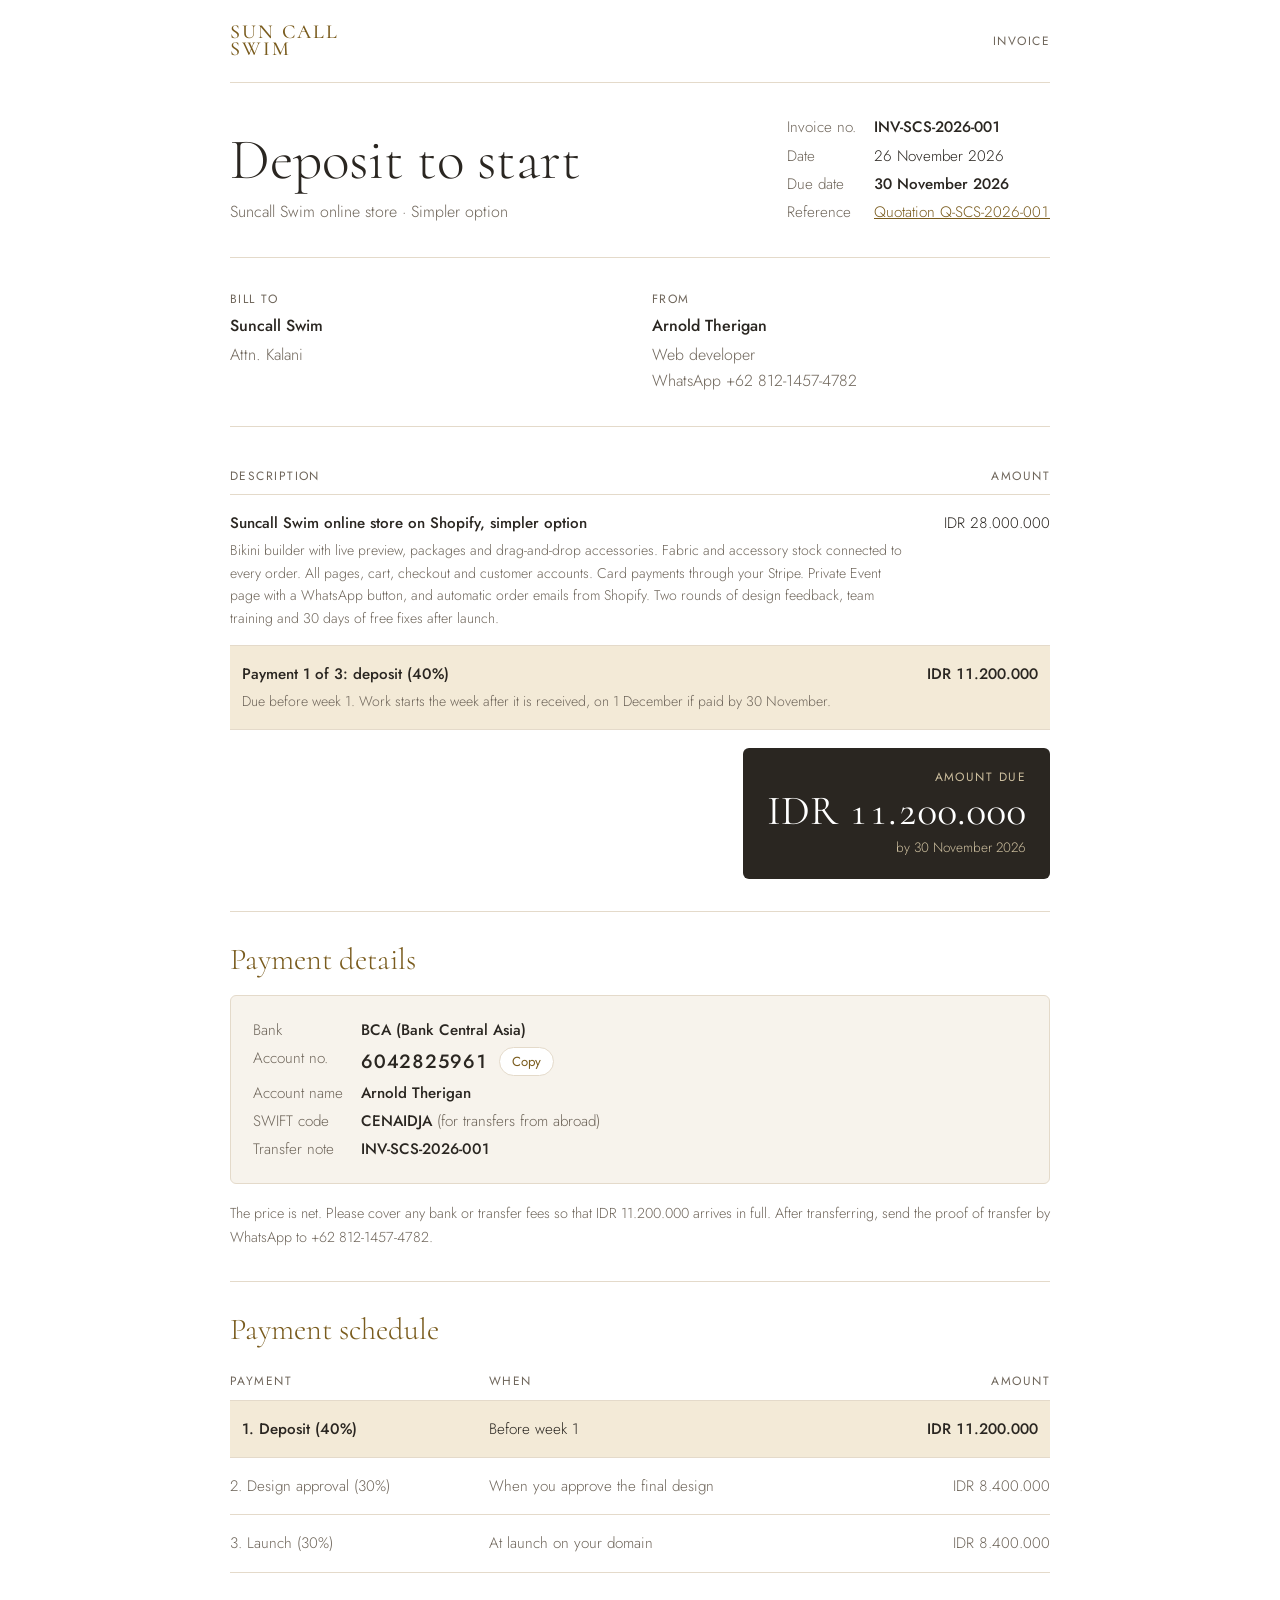
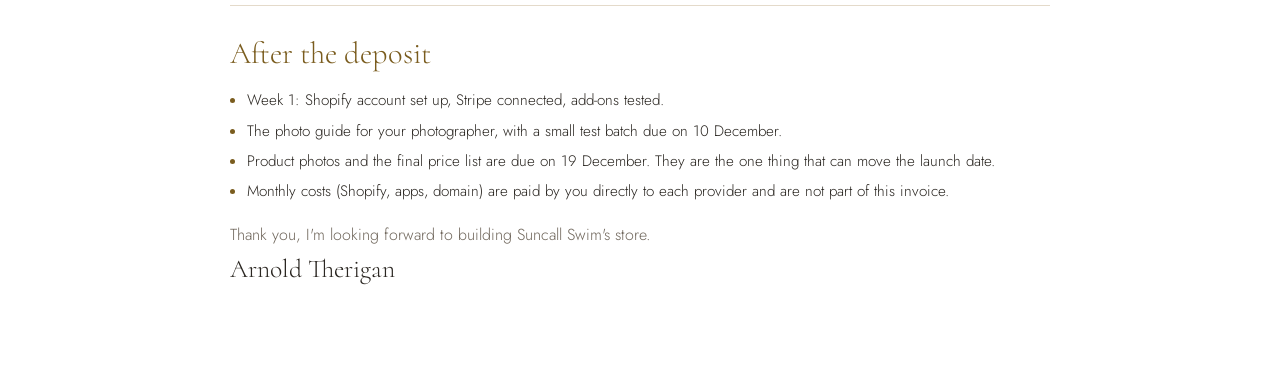
<file: invoice/index.html>
<!doctype html>
<html lang="en">
<meta charset="utf-8">
<meta name="viewport" content="width=device-width, initial-scale=1, viewport-fit=cover">
<title>Invoice INV-SCS-2026-001</title>
<meta name="robots" content="noindex, nofollow">
<meta name="claude:viewport-fit-sides" content="cover">
<link rel="preconnect" href="https://fonts.googleapis.com">
<link rel="preconnect" href="https://fonts.gstatic.com" crossorigin>
<link href="https://fonts.googleapis.com/css2?family=Cormorant:wght@300;400;500&family=Jost:wght@300;400;500&display=swap" rel="stylesheet">
<style>
/* Layout: same light editorial column as the proposal; invoice header, parties, line items, amount due, bank details, schedule. Single light theme by design. */
:root {
  --bg: #FFFFFF;
  --band: #F7F3EC;
  --card: #FFFFFF;
  --ink: #2A2621;
  --ink-2: #5E564C;
  --muted: #6F665B;
  --line: #E4DACA;
  --ochre: #7A5C1E;
  --ochre-soft: #F3EAD7;
  --display: "Cormorant", "Cormorant Garamond", Georgia, serif;
  --body: "Jost", "Futura", "Avenir Next", system-ui, sans-serif;
  color-scheme: light;
}
* { box-sizing: border-box; }
body { margin: 0; background: var(--bg); color: var(--ink); font-family: var(--body); font-weight: 300; font-size: 16px; line-height: 1.6; -webkit-font-smoothing: antialiased; }
.wrap { max-width: 860px; margin: 0 auto; padding-left: max(20px, env(safe-area-inset-left, 0px)); padding-right: max(20px, env(safe-area-inset-right, 0px)); padding-block: 0 56px; }
h1, h2 { font-family: var(--display); font-weight: 300; margin: 0; line-height: 1.08; text-wrap: balance; }
h1 { font-size: clamp(2.4rem, 6vw, 3.6rem); }
h2 { font-size: 1.9rem; color: var(--ochre); }
p { margin: 0; }
b, strong { font-weight: 500; }
.num { font-variant-numeric: tabular-nums; }
.label { font-size: .75rem; letter-spacing: .12em; text-transform: uppercase; color: var(--muted); font-weight: 400; }
.muted { color: var(--muted); }
section { padding-block: 32px; border-bottom: 1px solid var(--line); display: grid; gap: 18px; }

.mast { display: flex; justify-content: space-between; align-items: center; gap: 16px; padding-block: 24px; border-bottom: 1px solid var(--line); flex-wrap: wrap; }
.logo { display: grid; line-height: .86; font-family: var(--display); font-weight: 500; font-size: 20px; letter-spacing: 2px; color: var(--ochre); }

.head { display: flex; justify-content: space-between; align-items: flex-end; gap: 24px; flex-wrap: wrap; }
.head .t { display: grid; gap: 8px; }
dl.kv { display: grid; grid-template-columns: auto minmax(0, 1fr); gap: 4px 18px; margin: 0; font-size: .95rem; }
dl.kv dt { color: var(--muted); }
dl.kv dd { margin: 0; }

.parties { display: grid; grid-template-columns: repeat(2, minmax(0, 1fr)); gap: 24px; }
.parties > div { display: grid; gap: 4px; align-content: start; min-width: 0; }

.tablebox { overflow-x: auto; }
table { width: 100%; border-collapse: collapse; font-size: .95rem; }
th { text-align: left; font-weight: 400; font-size: .75rem; letter-spacing: .12em; text-transform: uppercase; color: var(--muted); padding: 8px 0; border-bottom: 1px solid var(--line); }
td { padding: 16px 0; border-bottom: 1px solid var(--line); vertical-align: top; }
td + td, th + th { padding-left: 16px; }
.r { text-align: right; white-space: nowrap; font-variant-numeric: tabular-nums; }
td .sub { font-size: .88rem; color: var(--muted); margin-top: 4px; }
tr.dim td { color: var(--muted); }
tr.due td { background: var(--ochre-soft); }
tr.due td:first-child { padding-left: 12px; }
tr.due td:last-child { padding-right: 12px; }

.total { display: flex; justify-content: flex-end; }
.total > div { background: var(--ink); color: var(--bg); border-radius: 6px; padding: 20px 24px; text-align: right; display: grid; gap: 2px; min-width: 0; }
.total .label { color: #CDBF9F; }
.total .amt { font-family: var(--display); font-size: clamp(2rem, 5vw, 2.6rem); font-weight: 400; line-height: 1.1; }
.total small { color: #CDBF9F; font-size: .85rem; }

.bank { background: var(--band); border: 1px solid var(--line); border-radius: 6px; padding: 22px; display: grid; gap: 16px; }
.bank dl.kv dd { font-weight: 500; }
.acct { display: flex; align-items: center; gap: 10px; flex-wrap: wrap; }
.acct span { font-size: 1.2rem; letter-spacing: .04em; }
button.copy { font: inherit; font-size: .82rem; font-weight: 400; color: var(--ochre); background: var(--card); border: 1px solid var(--line); border-radius: 999px; padding: 3px 12px; cursor: pointer; }
button.copy:hover { border-color: var(--ochre); }
button.copy:focus-visible { outline: 2px solid var(--ochre); outline-offset: 2px; }
.note { font-size: .9rem; color: var(--muted); }
ul.clean { margin: 0; padding-left: 1.1em; display: grid; gap: 6px; font-size: .95rem; }
ul.clean li::marker { color: var(--ochre); }
.sign { display: grid; gap: 2px; }
.sign .name { font-family: var(--display); font-size: 1.6rem; }

@media (max-width: 640px) {
  .parties { grid-template-columns: minmax(0, 1fr); }
  .total > div { width: 100%; }
}
</style>

<div class="wrap">
  <header class="mast">
    <div class="logo" aria-label="Suncall Swim"><span>SUN CALL</span><span>SWIM</span></div>
    <span class="label">Invoice</span>
  </header>

  <section>
    <div class="head">
      <div class="t">
        <h1>Deposit to start</h1>
        <p class="muted">Suncall Swim online store · Simpler option</p>
      </div>
      <dl class="kv num">
        <dt>Invoice no.</dt><dd><b>INV-SCS-2026-001</b></dd>
        <dt>Date</dt><dd>26 November 2026</dd>
        <dt>Due date</dt><dd><b>30 November 2026</b></dd>
        <dt>Reference</dt><dd><a href="../quotation/" style="color:var(--ochre)">Quotation Q-SCS-2026-001</a></dd>
      </dl>
    </div>
  </section>

  <section class="parties">
    <div>
      <span class="label">Bill to</span>
      <p><b>Suncall Swim</b></p>
      <p class="muted">Attn. Kalani</p>
    </div>
    <div>
      <span class="label">From</span>
      <p><b>Arnold Therigan</b></p>
      <p class="muted">Web developer<br>WhatsApp +62 812-1457-4782</p>
    </div>
  </section>

  <section>
    <div class="tablebox">
      <table>
        <thead><tr><th>Description</th><th class="r">Amount</th></tr></thead>
        <tbody>
          <tr>
            <td>
              <b>Suncall Swim online store on Shopify, simpler option</b>
              <p class="sub">Bikini builder with live preview, packages and drag-and-drop accessories. Fabric and accessory stock connected to every order. All pages, cart, checkout and customer accounts. Card payments through your Stripe. Private Event page with a WhatsApp button, and automatic order emails from Shopify. Two rounds of design feedback, team training and 30 days of free fixes after launch.</p>
            </td>
            <td class="r">IDR 28.000.000</td>
          </tr>
          <tr class="due">
            <td>
              <b>Payment 1 of 3: deposit (40%)</b>
              <p class="sub">Due before week 1. Work starts the week after it is received, on 1 December if paid by 30 November.</p>
            </td>
            <td class="r"><b>IDR 11.200.000</b></td>
          </tr>
        </tbody>
      </table>
    </div>
    <div class="total">
      <div>
        <span class="label">Amount due</span>
        <span class="amt num">IDR 11.200.000</span>
        <small>by 30 November 2026</small>
      </div>
    </div>
  </section>

  <section>
    <h2>Payment details</h2>
    <div class="bank">
      <dl class="kv">
        <dt>Bank</dt><dd>BCA (Bank Central Asia)</dd>
        <dt>Account no.</dt><dd><div class="acct"><span class="num" id="acct">6042825961</span><button type="button" class="copy" id="copyAcct">Copy</button></div></dd>
        <dt>Account name</dt><dd>Arnold Therigan</dd>
        <dt>SWIFT code</dt><dd>CENAIDJA <span class="muted" style="font-weight:300">(for transfers from abroad)</span></dd>
        <dt>Transfer note</dt><dd>INV-SCS-2026-001</dd>
      </dl>
    </div>
    <p class="note">The price is net. Please cover any bank or transfer fees so that IDR 11.200.000 arrives in full. After transferring, send the proof of transfer by WhatsApp to +62 812-1457-4782.</p>
  </section>

  <section>
    <h2>Payment schedule</h2>
    <div class="tablebox">
      <table>
        <thead><tr><th>Payment</th><th>When</th><th class="r">Amount</th></tr></thead>
        <tbody>
          <tr class="due"><td><b>1. Deposit (40%)</b></td><td>Before week 1</td><td class="r"><b>IDR 11.200.000</b></td></tr>
          <tr class="dim"><td>2. Design approval (30%)</td><td>When you approve the final design</td><td class="r">IDR 8.400.000</td></tr>
          <tr class="dim"><td>3. Launch (30%)</td><td>At launch on your domain</td><td class="r">IDR 8.400.000</td></tr>
        </tbody>
      </table>
    </div>
  </section>

  <section style="border-bottom:0">
    <h2>After the deposit</h2>
    <ul class="clean">
      <li>Week 1: Shopify account set up, Stripe connected, add-ons tested.</li>
      <li>The photo guide for your photographer, with a small test batch due on 10 December.</li>
      <li>Product photos and the final price list are due on 19 December. They are the one thing that can move the launch date.</li>
      <li>Monthly costs (Shopify, apps, domain) are paid by you directly to each provider and are not part of this invoice.</li>
    </ul>
    <div class="sign">
      <p class="muted">Thank you, I'm looking forward to building Suncall Swim's store.</p>
      <p class="name">Arnold Therigan</p>
    </div>
  </section>
</div>

<script>
  document.getElementById('copyAcct').addEventListener('click', function (e) {
    var btn = e.currentTarget, text = document.getElementById('acct').textContent;
    var done = function () { btn.textContent = 'Copied'; };
    var fallback = function () {
      var r = document.createRange(); r.selectNodeContents(document.getElementById('acct'));
      var s = window.getSelection(); s.removeAllRanges(); s.addRange(r);
      btn.textContent = 'Selected';
    };
    try { navigator.clipboard.writeText(text).then(done, fallback); } catch (err) { fallback(); }
  });
</script>
</file>
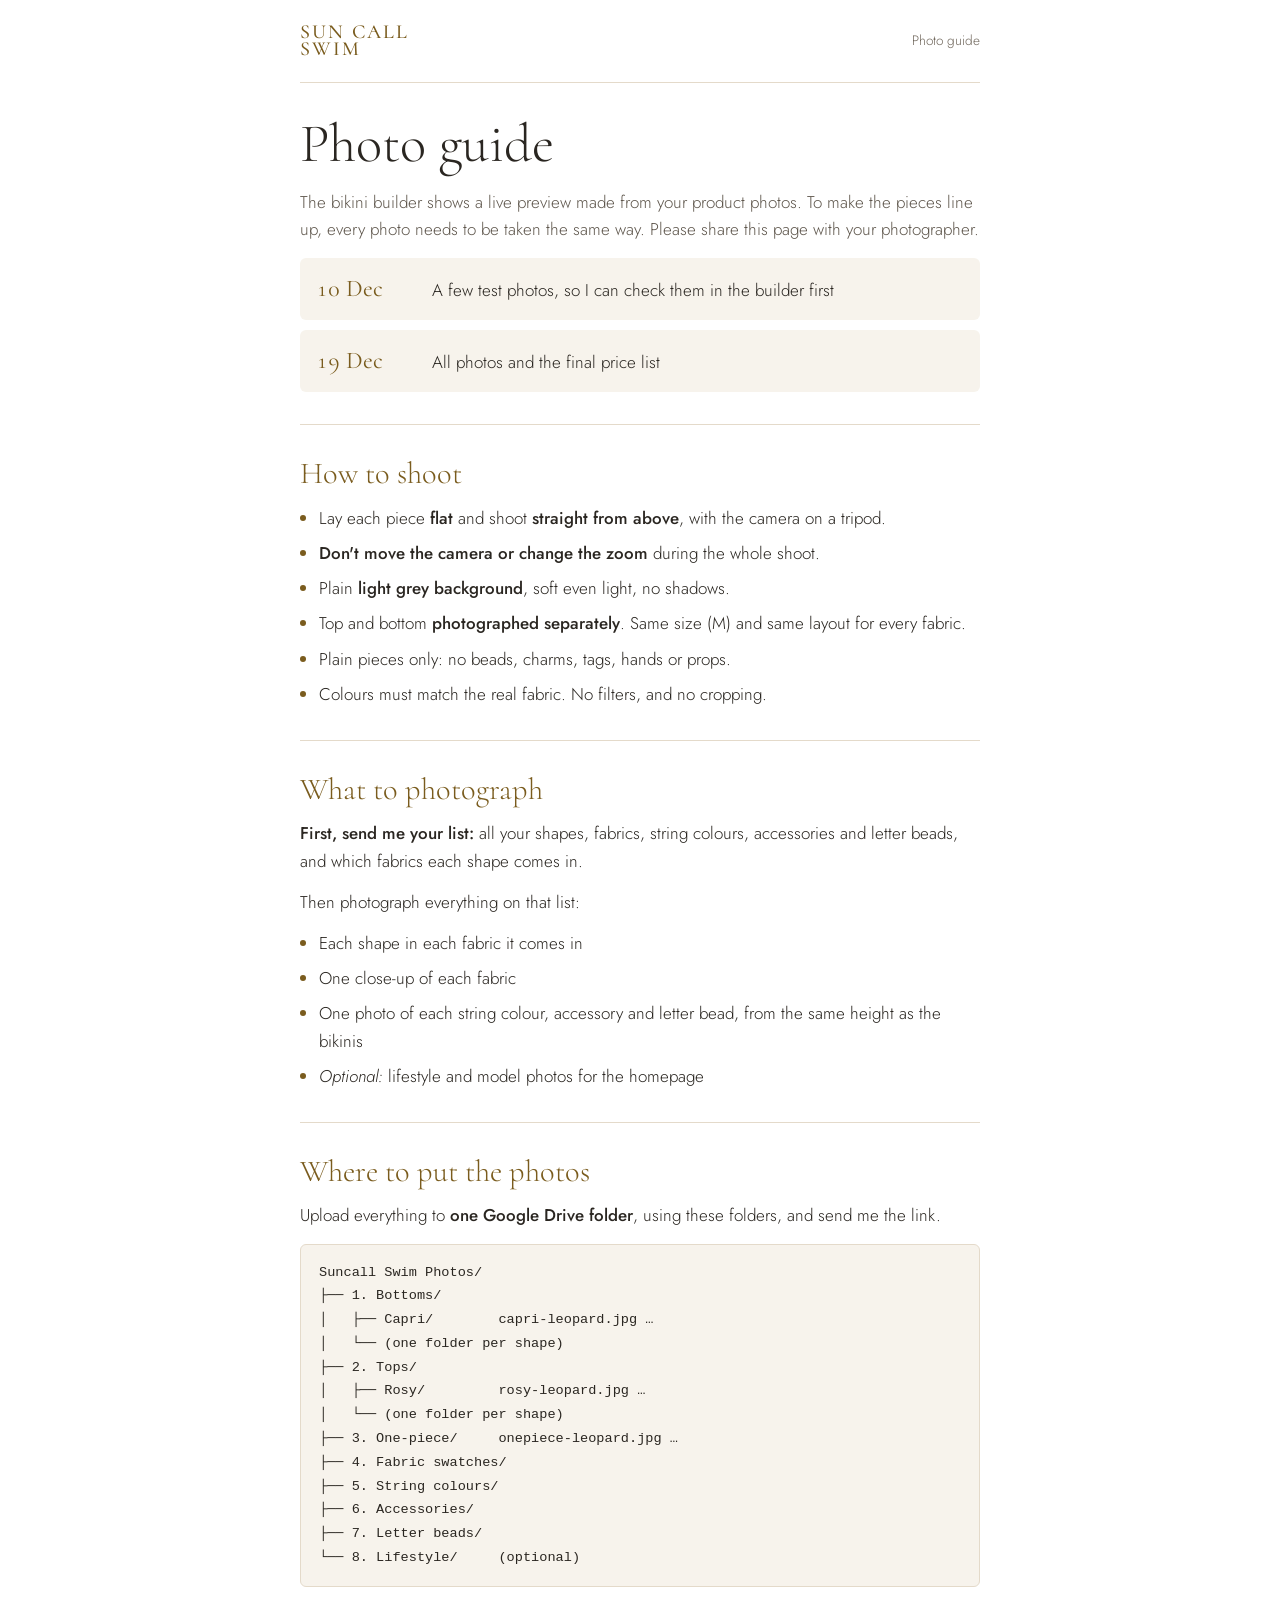
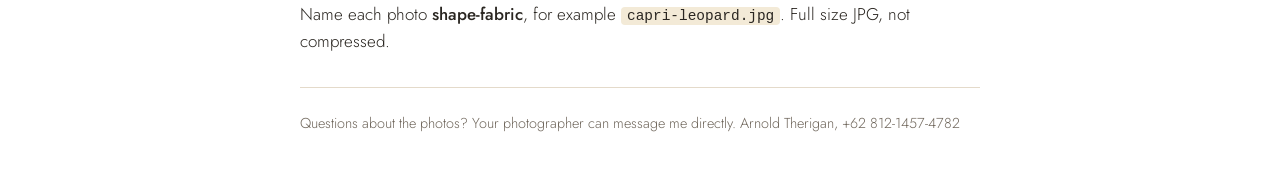
<file: photo-guide/index.html>
<!doctype html>
<html lang="en">
<meta charset="utf-8">
<meta name="viewport" content="width=device-width, initial-scale=1, viewport-fit=cover">
<title>Suncall Swim Photo Guide</title>
<meta name="robots" content="noindex, nofollow">
<meta name="claude:viewport-fit-sides" content="cover">
<link rel="preconnect" href="https://fonts.googleapis.com">
<link rel="preconnect" href="https://fonts.gstatic.com" crossorigin>
<link href="https://fonts.googleapis.com/css2?family=Cormorant:wght@300;400;500&family=Jost:wght@300;400;500&display=swap" rel="stylesheet">
<style>
/* Layout: one short light column, same look as the proposal: dates, how to shoot, what to shoot, Google Drive folders. Single light theme by design. */
:root {
  --bg: #FFFFFF;
  --band: #F7F3EC;
  --ink: #2A2621;
  --ink-2: #5E564C;
  --muted: #6F665B;
  --line: #E4DACA;
  --ochre: #7A5C1E;
  --ochre-soft: #F3EAD7;
  --display: "Cormorant", "Cormorant Garamond", Georgia, serif;
  --body: "Jost", "Futura", "Avenir Next", system-ui, sans-serif;
  color-scheme: light;
}
* { box-sizing: border-box; }
body { margin: 0; background: var(--bg); color: var(--ink); font-family: var(--body); font-weight: 300; font-size: 17px; line-height: 1.6; -webkit-font-smoothing: antialiased; }
.wrap { max-width: 720px; margin: 0 auto; padding-left: max(20px, env(safe-area-inset-left, 0px)); padding-right: max(20px, env(safe-area-inset-right, 0px)); }
h1, h2 { font-family: var(--display); font-weight: 300; margin: 0; line-height: 1.1; text-wrap: balance; }
h1 { font-size: clamp(2.4rem, 7vw, 3.4rem); }
h2 { font-size: 1.9rem; color: var(--ochre); }
p { margin: 0; }
b, strong { font-weight: 500; }
section { padding-block: 32px; border-bottom: 1px solid var(--line); display: grid; gap: 14px; }
section:last-of-type { border-bottom: 0; }
.mast { display: flex; justify-content: space-between; align-items: center; gap: 16px; padding-block: 24px; border-bottom: 1px solid var(--line); }
.logo { display: grid; line-height: .86; font-family: var(--display); font-weight: 500; font-size: 20px; letter-spacing: 2px; color: var(--ochre); }
.mast small { font-size: .85rem; color: var(--muted); }
.lead { color: var(--ink-2); }
ul.clean { margin: 0; padding-left: 1.1em; display: grid; gap: 8px; }
ul.clean li::marker { color: var(--ochre); }
.dates { display: grid; gap: 10px; }
.date { display: grid; grid-template-columns: 6.5rem minmax(0, 1fr); gap: 12px; align-items: baseline; background: var(--band); border-radius: 6px; padding: 12px 16px; }
.date b { font-family: var(--display); font-size: 1.5rem; font-weight: 400; color: var(--ochre); font-variant-numeric: tabular-nums; }
.tree { font-family: ui-monospace, "SF Mono", Menlo, monospace; font-size: .85rem; line-height: 1.75; background: var(--band); border: 1px solid var(--line); border-radius: 6px; padding: 16px 18px; overflow-x: auto; white-space: pre; margin: 0; }
code { font-family: ui-monospace, "SF Mono", Menlo, monospace; font-size: .85em; background: var(--ochre-soft); padding: 1px 6px; border-radius: 4px; word-break: break-word; }
footer { padding-block: 24px 48px; border-top: 1px solid var(--line); font-size: .9rem; color: var(--muted); }
</style>

<div class="wrap">
  <header class="mast">
    <div class="logo" aria-label="Suncall Swim"><span>SUN CALL</span><span>SWIM</span></div>
    <small>Photo guide</small>
  </header>

  <section>
    <h1>Photo guide</h1>
    <p class="lead">The bikini builder shows a live preview made from your product photos. To make the pieces line up, every photo needs to be taken the same way. Please share this page with your photographer.</p>
    <div class="dates">
      <div class="date"><b>10 Dec</b><span>A few test photos, so I can check them in the builder first</span></div>
      <div class="date"><b>19 Dec</b><span>All photos and the final price list</span></div>
    </div>
  </section>

  <section>
    <h2>How to shoot</h2>
    <ul class="clean">
      <li>Lay each piece <b>flat</b> and shoot <b>straight from above</b>, with the camera on a tripod.</li>
      <li><b>Don't move the camera or change the zoom</b> during the whole shoot.</li>
      <li>Plain <b>light grey background</b>, soft even light, no shadows.</li>
      <li>Top and bottom <b>photographed separately</b>. Same size (M) and same layout for every fabric.</li>
      <li>Plain pieces only: no beads, charms, tags, hands or props.</li>
      <li>Colours must match the real fabric. No filters, and no cropping.</li>
    </ul>
  </section>

  <section>
    <h2>What to photograph</h2>
    <p><b>First, send me your list:</b> all your shapes, fabrics, string colours, accessories and letter beads, and which fabrics each shape comes in.</p>
    <p>Then photograph everything on that list:</p>
    <ul class="clean">
      <li>Each shape in each fabric it comes in</li>
      <li>One close-up of each fabric</li>
      <li>One photo of each string colour, accessory and letter bead, from the same height as the bikinis</li>
      <li><i>Optional:</i> lifestyle and model photos for the homepage</li>
    </ul>
  </section>

  <section>
    <h2>Where to put the photos</h2>
    <p>Upload everything to <b>one Google Drive folder</b>, using these folders, and send me the link.</p>
<pre class="tree">Suncall Swim Photos/
├── 1. Bottoms/
│   ├── Capri/        capri-leopard.jpg …
│   └── (one folder per shape)
├── 2. Tops/
│   ├── Rosy/         rosy-leopard.jpg …
│   └── (one folder per shape)
├── 3. One-piece/     onepiece-leopard.jpg …
├── 4. Fabric swatches/
├── 5. String colours/
├── 6. Accessories/
├── 7. Letter beads/
└── 8. Lifestyle/     (optional)</pre>
    <p>Name each photo <b>shape-fabric</b>, for example <code>capri-leopard.jpg</code>. Full size JPG, not compressed.</p>
  </section>
</div>

<div class="wrap">
  <footer>Questions about the photos? Your photographer can message me directly. Arnold Therigan, +62 812-1457-4782</footer>
</div>
</file>
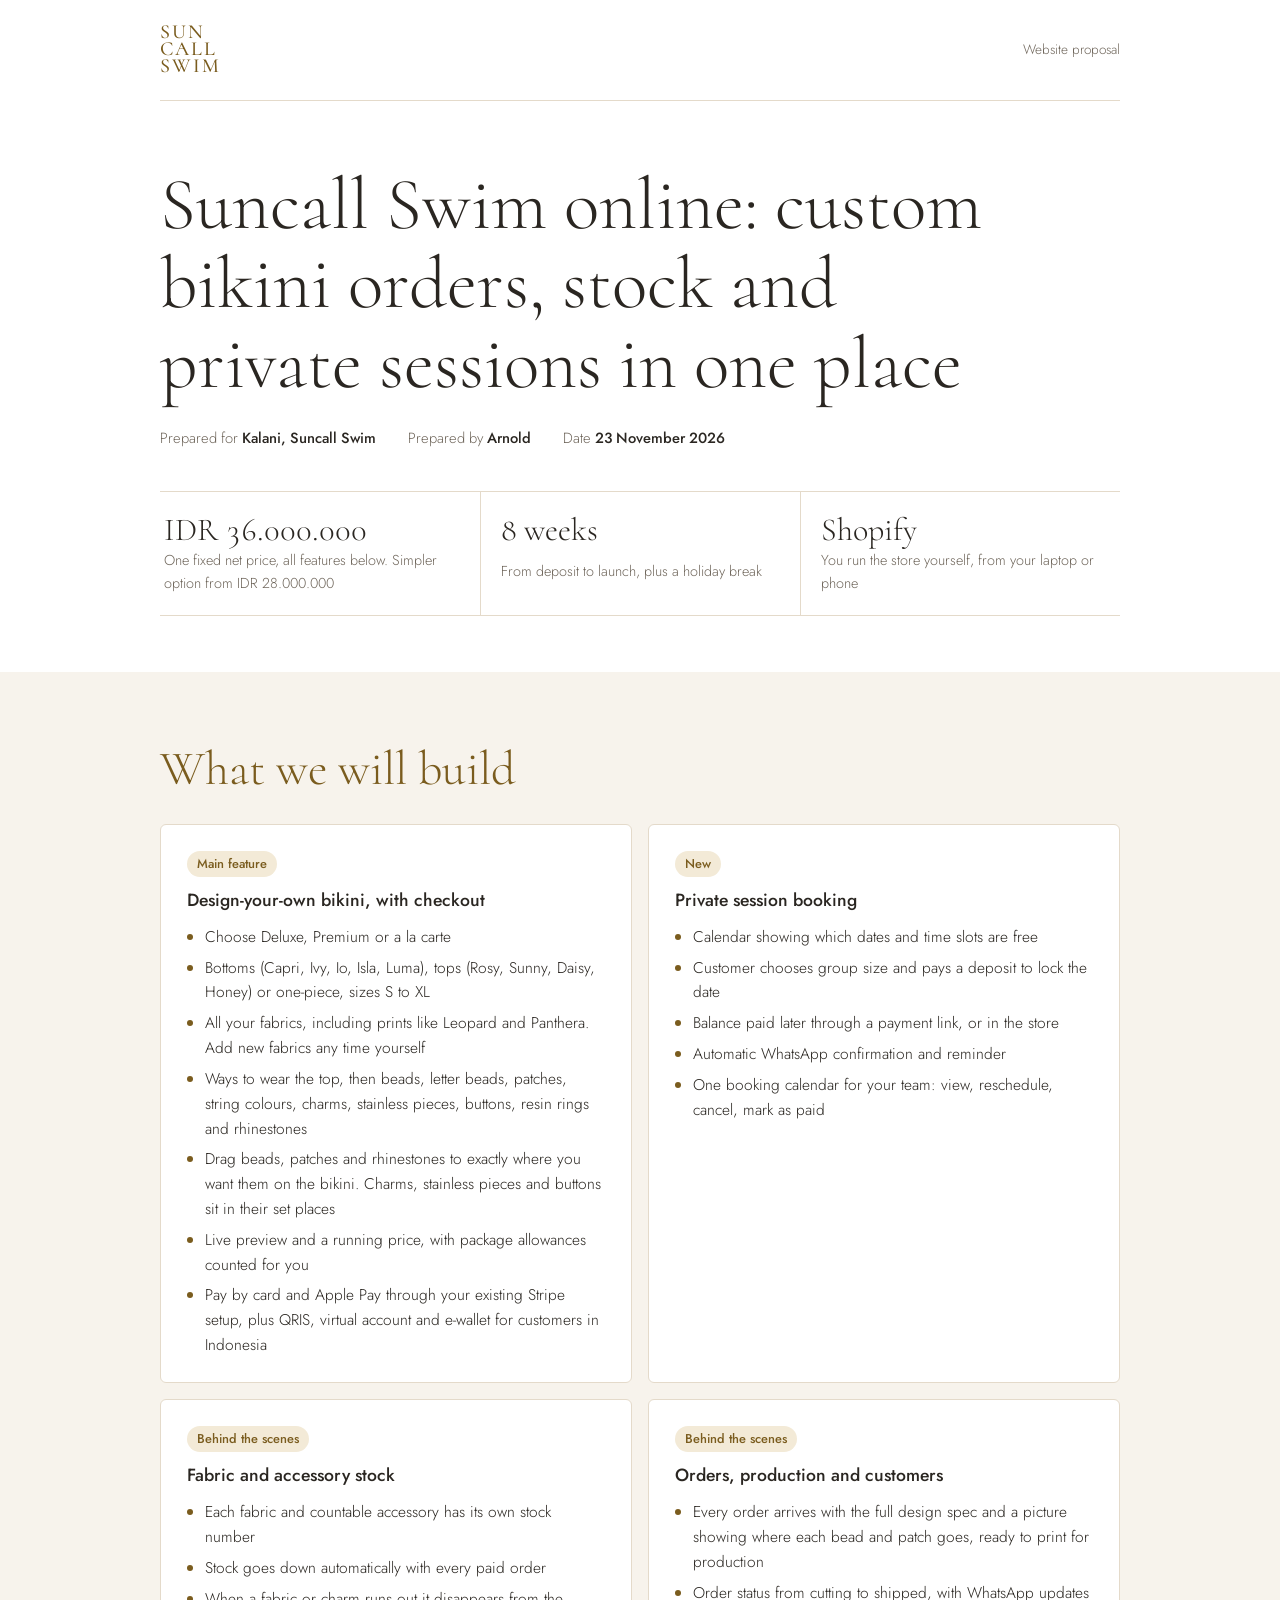
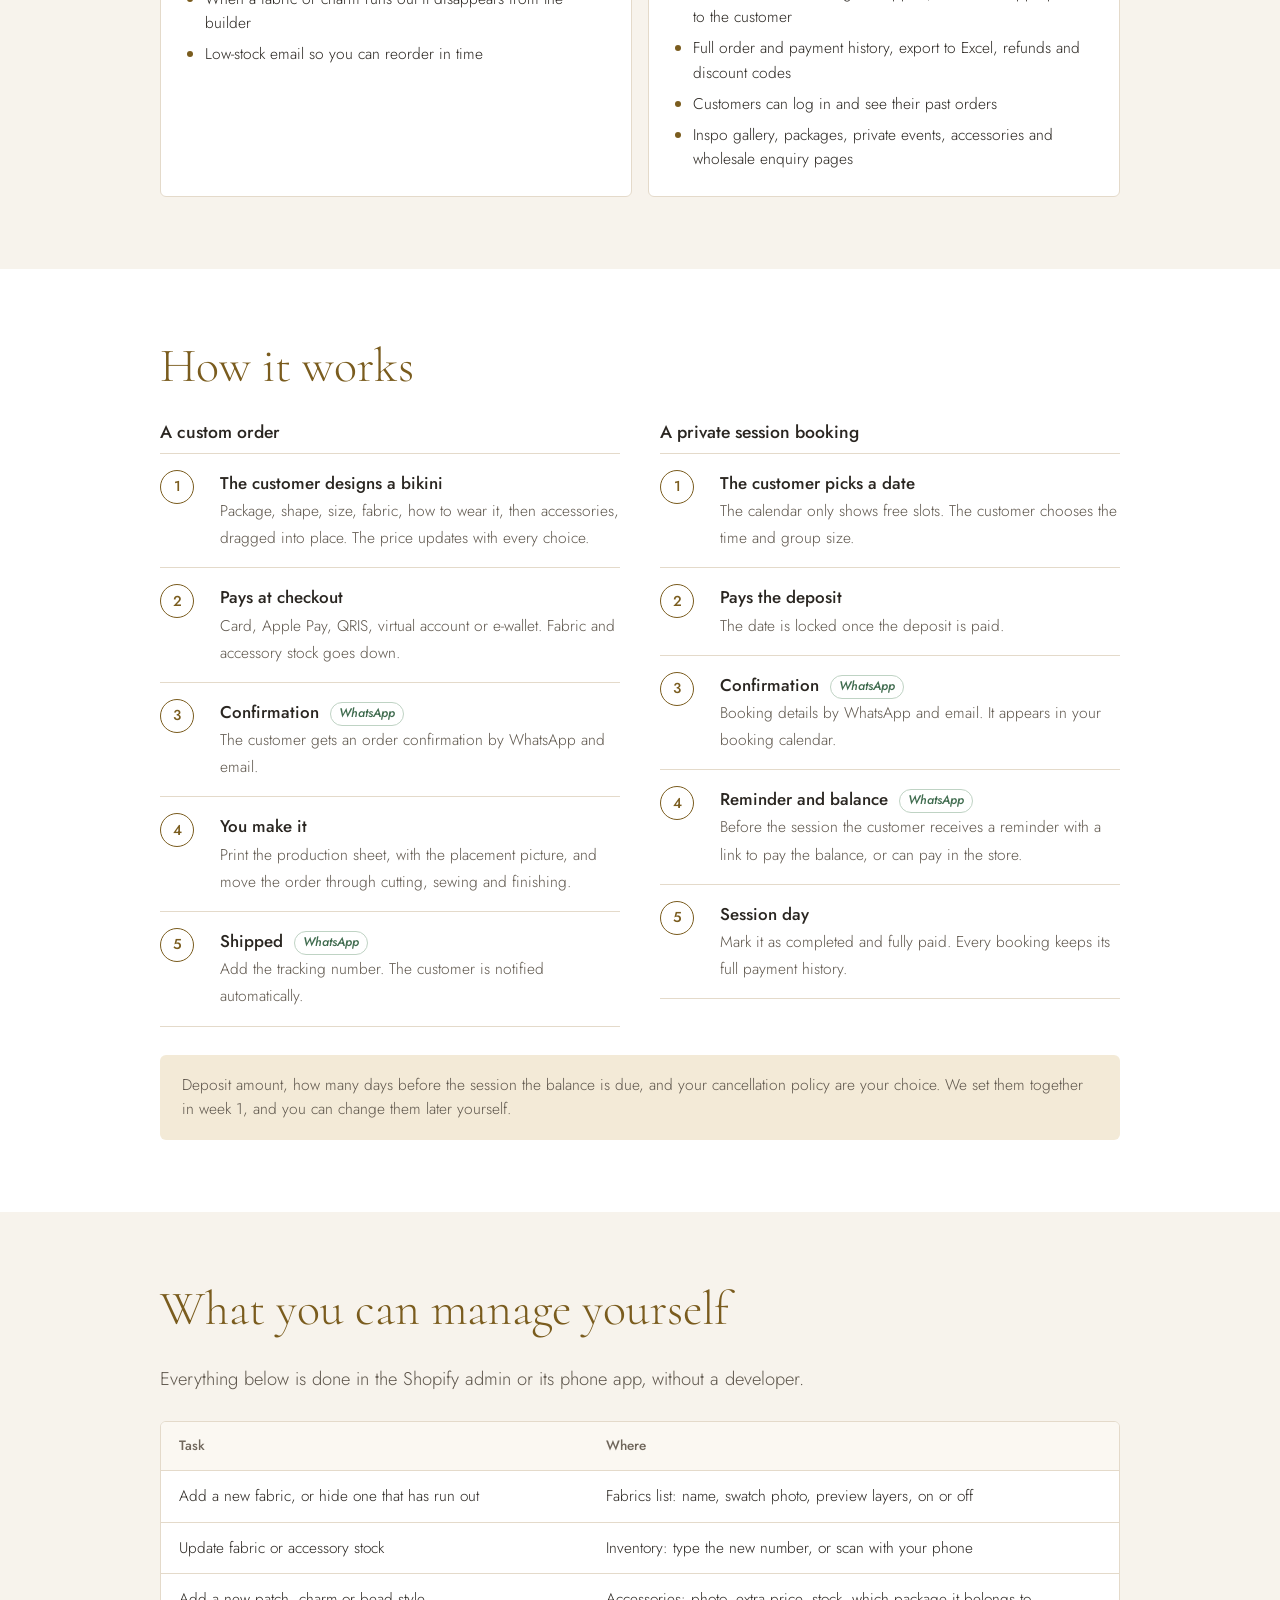
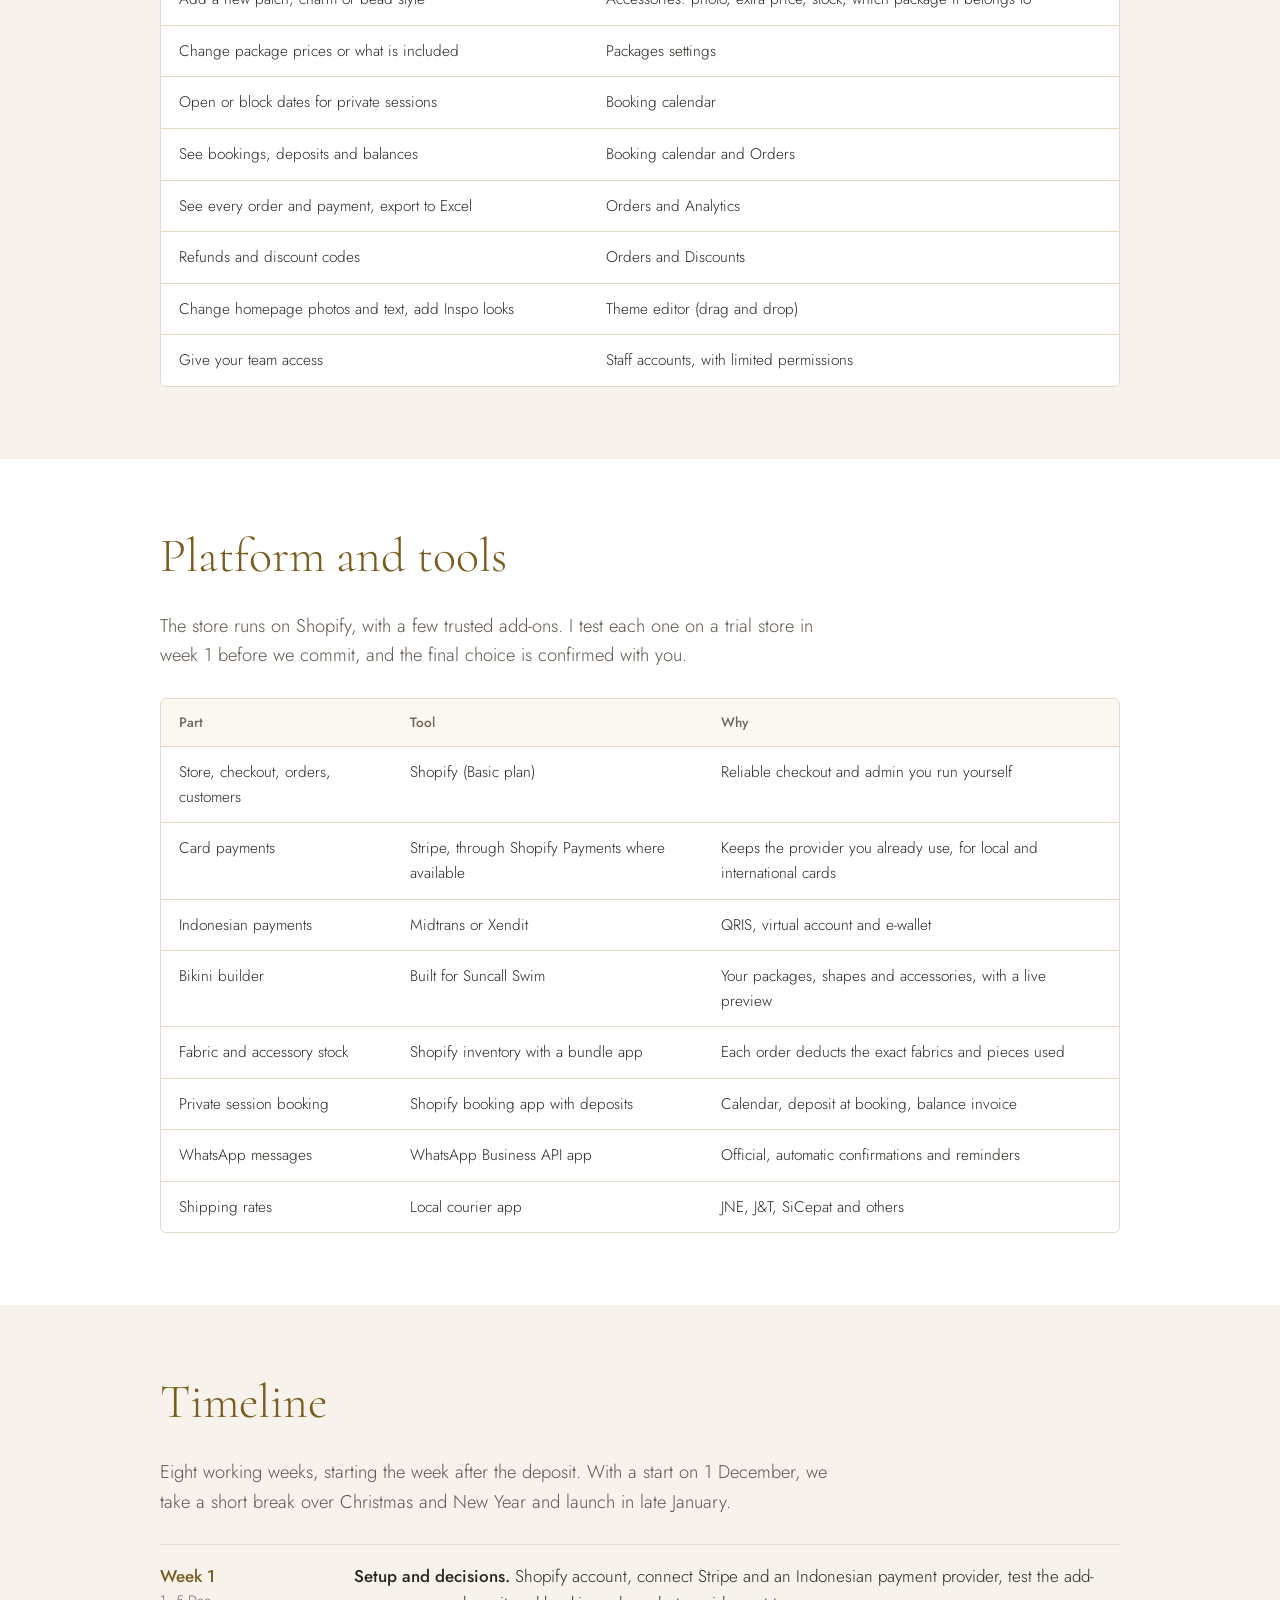
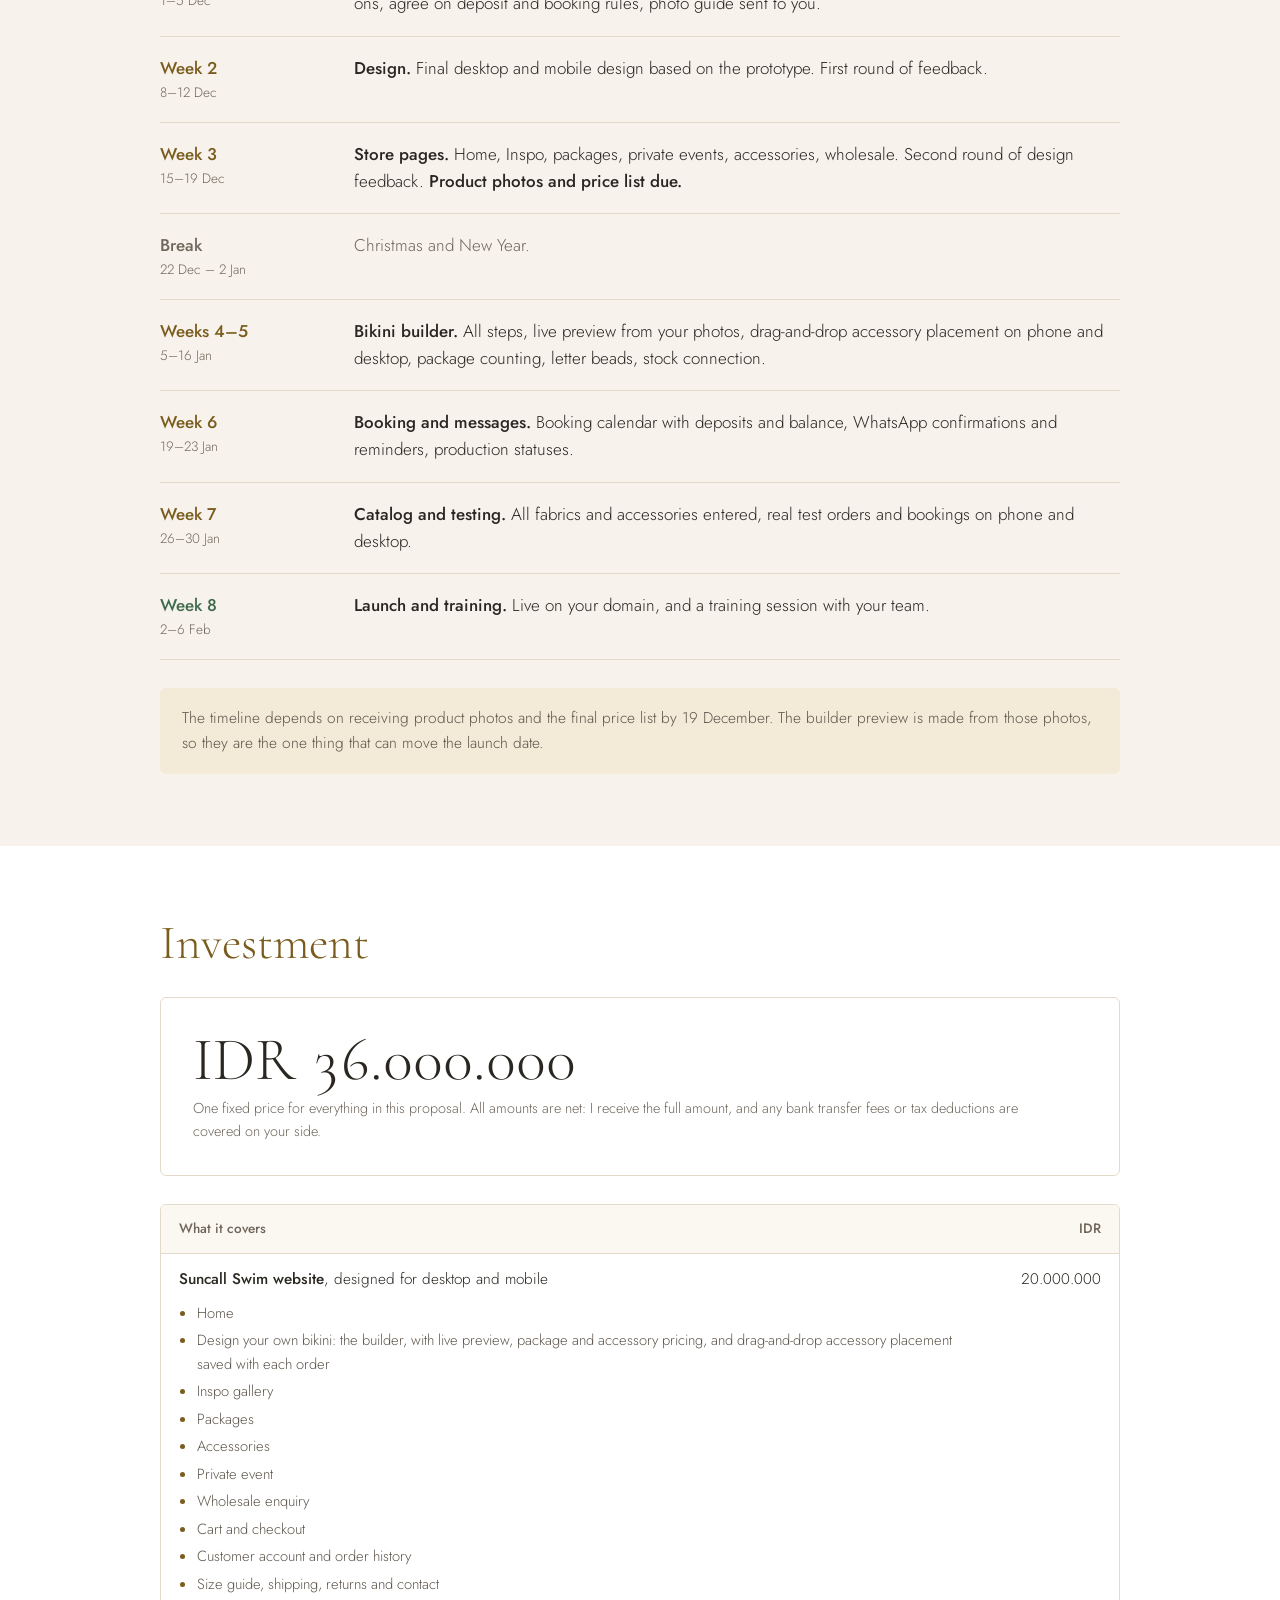
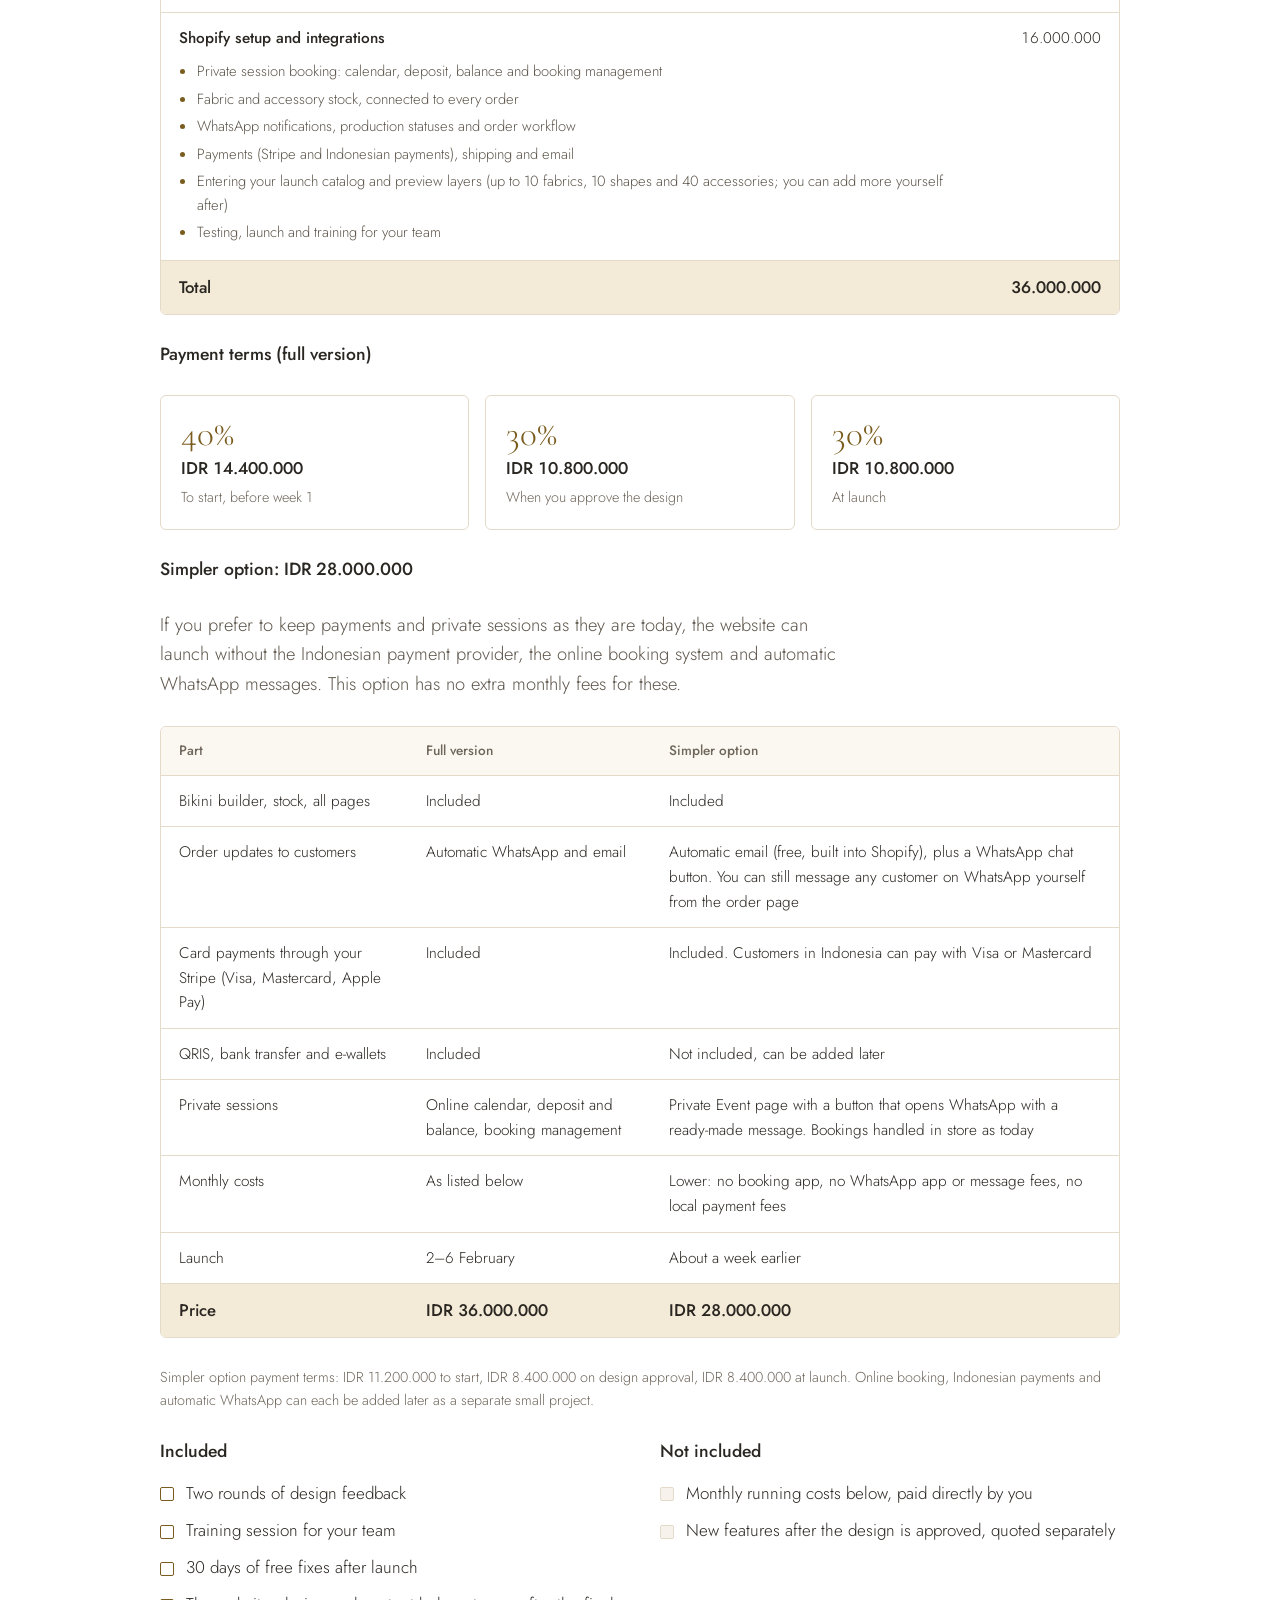
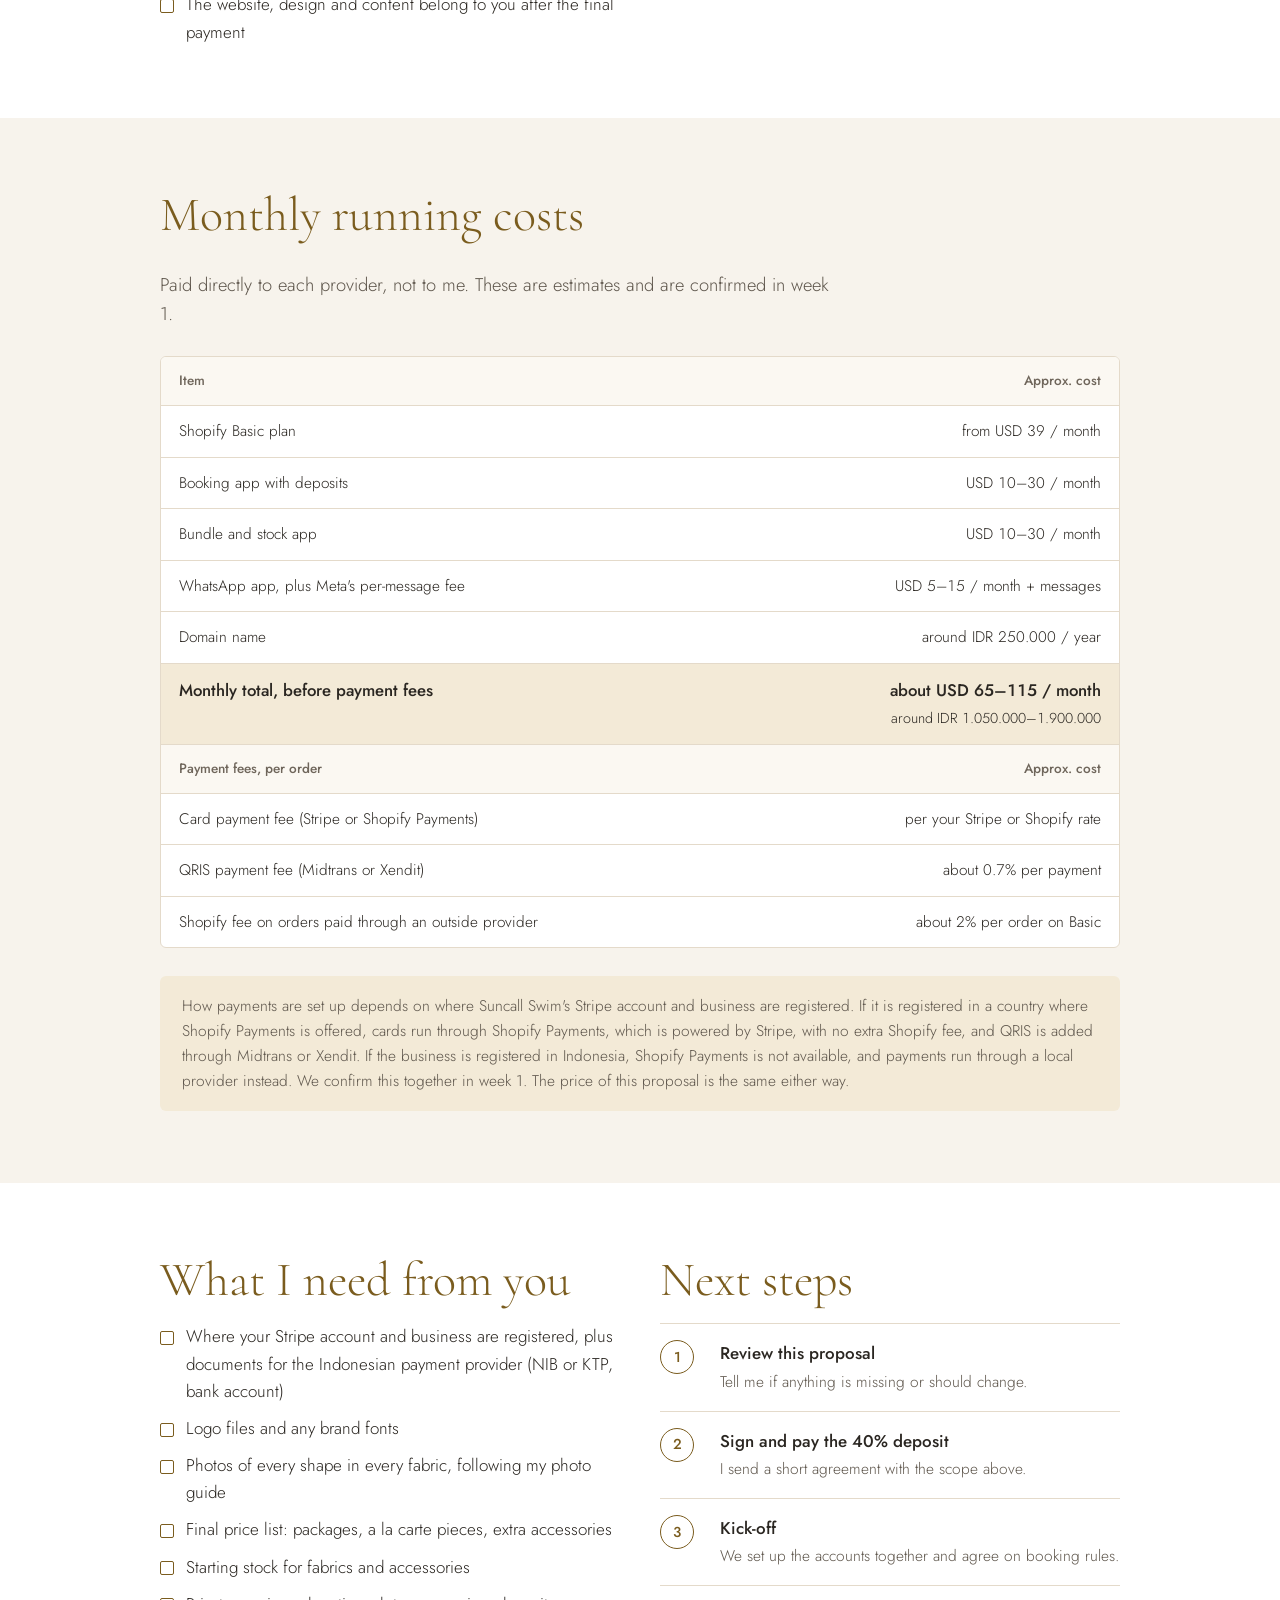
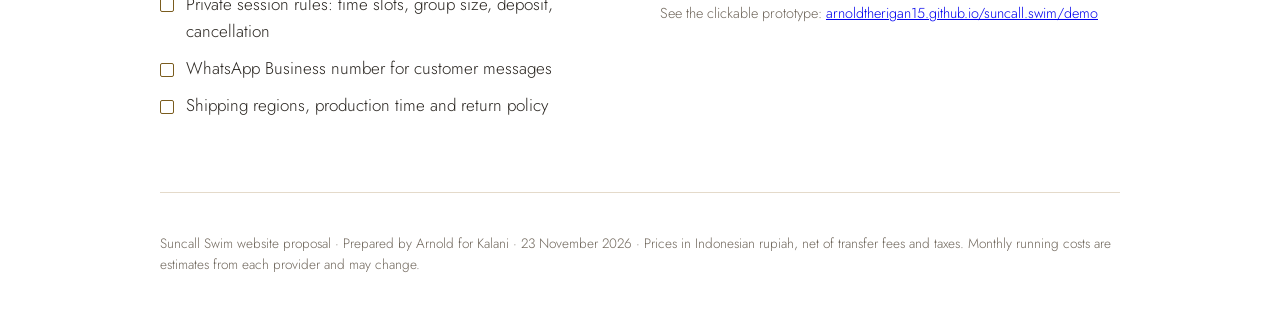
<file: proposal/index.html>
<!doctype html>
<html lang="en">
<head>
<meta charset="utf-8">
<meta name="viewport" content="width=device-width, initial-scale=1, viewport-fit=cover">
<meta name="robots" content="noindex, nofollow">
<title>Suncall Swim Website Proposal</title>
<meta name="claude:viewport-fit-sides" content="cover">
<link rel="preconnect" href="https://fonts.googleapis.com">
<link rel="preconnect" href="https://fonts.gstatic.com" crossorigin>
<link href="https://fonts.googleapis.com/css2?family=Cormorant:wght@300;400;500&family=Jost:wght@300;400;500&display=swap" rel="stylesheet">
<style>
/* Layout: one light editorial column on white sand; ochre display type; tables and step rows carry the detail. Single light theme by design. */
:root {
  --bg: #FFFFFF;
  --band: #F7F3EC;
  --card: #FFFFFF;
  --ink: #2A2621;
  --ink-2: #5E564C;
  --muted: #6F665B;
  --line: #E4DACA;
  --ochre: #7A5C1E;
  --ochre-soft: #F3EAD7;
  --ok: #3F6B4E;
  --display: "Cormorant", "Cormorant Garamond", Georgia, serif;
  --body: "Jost", "Futura", "Avenir Next", system-ui, sans-serif;
  color-scheme: light;
}
* { box-sizing: border-box; }
body { margin: 0; background: var(--bg); color: var(--ink); font-family: var(--body); font-weight: 300; font-size: 17px; line-height: 1.6; -webkit-font-smoothing: antialiased; }
::selection { background: var(--ink); color: var(--bg); }
.wrap { max-width: 1000px; margin: 0 auto; padding-left: max(20px, env(safe-area-inset-left, 0px)); padding-right: max(20px, env(safe-area-inset-right, 0px)); }
.band { background: var(--band); }
h1, h2, h3 { font-family: var(--display); font-weight: 300; margin: 0; text-wrap: balance; line-height: 1.08; }
h1 { font-size: clamp(2.6rem, 6.5vw, 4.6rem); color: var(--ink); }
h2 { font-size: clamp(2rem, 4.4vw, 3rem); color: var(--ochre); }
h3 { font-family: var(--body); font-weight: 500; font-size: 1.1rem; line-height: 1.35; }
p { margin: 0; }
b, strong { font-weight: 500; }
section { padding-block: 72px; display: grid; gap: 28px; }
.lead { font-size: 1.15rem; max-width: 62ch; color: var(--ink-2); }
.note { font-size: .9rem; color: var(--muted); }
.num { font-variant-numeric: tabular-nums; }

/* masthead */
.mast { display: flex; justify-content: space-between; align-items: center; gap: 16px; padding-block: 24px; border-bottom: 1px solid var(--line); flex-wrap: wrap; }
.logo { display: grid; line-height: .86; font-family: var(--display); font-weight: 500; font-size: 20px; letter-spacing: 2px; color: var(--ochre); }
.mast small { font-size: .85rem; color: var(--muted); }
.hero { padding-block: 64px 56px; display: grid; gap: 24px; }
.meta { display: flex; flex-wrap: wrap; gap: 8px 32px; font-size: .92rem; color: var(--muted); }
.meta b { color: var(--ink); }
.facts { display: grid; grid-template-columns: repeat(3, minmax(0, 1fr)); gap: 0; border-top: 1px solid var(--line); border-bottom: 1px solid var(--line); margin-top: 16px; }
.facts div { padding: 20px 20px 20px 4px; display: grid; gap: 2px; }
.facts div + div { padding-left: 20px; border-left: 1px solid var(--line); }
.facts .v { font-family: var(--display); font-size: 2rem; line-height: 1.1; }
.facts .k { font-size: .9rem; color: var(--muted); }

/* scope */
.scope { display: grid; grid-template-columns: repeat(2, minmax(0, 1fr)); gap: 16px; }
.mod { background: var(--card); border: 1px solid var(--line); border-radius: 6px; padding: 26px 26px 24px; display: grid; gap: 12px; align-content: start; }
.mod ul { margin: 0; padding-left: 18px; display: grid; gap: 6px; font-size: .97rem; }
.mod li::marker { color: var(--ochre); }
.tag { justify-self: start; font-size: .8rem; font-weight: 500; color: var(--ochre); background: var(--ochre-soft); padding: 3px 10px; border-radius: 999px; }

/* flows */
.flow { list-style: none; margin: 0; padding: 0; display: grid; gap: 0; counter-reset: f; }
.flow li { display: grid; grid-template-columns: 44px minmax(0, 1fr); gap: 16px; padding: 16px 0; border-top: 1px solid var(--line); }
.flow li:last-child { border-bottom: 1px solid var(--line); }
.flow li::before { counter-increment: f; content: counter(f); width: 32px; height: 32px; border-radius: 50%; border: 1px solid var(--ochre); color: var(--ochre); display: grid; place-items: center; font-size: .9rem; font-weight: 500; }
.flow b { display: block; }
.flow span { color: var(--ink-2); font-size: .97rem; }
.flows { display: grid; grid-template-columns: repeat(2, minmax(0, 1fr)); gap: 40px; }
.flows h3 { margin-bottom: 8px; }
.wa { display: inline-block; font-size: .78rem; font-weight: 500; color: var(--ok); border: 1px solid #BFD3C4; border-radius: 999px; padding: 1px 8px; margin-left: 6px; vertical-align: 1px; }

/* tables */
.tw { overflow-x: auto; background: var(--card); border: 1px solid var(--line); border-radius: 6px; }
table { width: 100%; border-collapse: collapse; font-size: .96rem; min-width: 560px; }
th, td { text-align: left; padding: 13px 18px; border-bottom: 1px solid var(--line); vertical-align: top; }
tr:last-child td { border-bottom: 0; }
th { font-weight: 500; font-size: .85rem; color: var(--muted); background: #FBF8F2; }
.pages { margin: 10px 0 2px; padding-left: 18px; display: grid; gap: 4px; font-size: .92rem; color: var(--ink-2); }
.pages li::marker { color: var(--ochre); }
td.r, th.r { text-align: right; white-space: nowrap; font-variant-numeric: tabular-nums; }
tr.total td { font-weight: 500; font-size: 1.05rem; background: var(--ochre-soft); border-top: 1px solid var(--line); }

/* timeline */
.tl { list-style: none; margin: 0; padding: 0; display: grid; }
.tl li { display: grid; grid-template-columns: 170px minmax(0, 1fr); gap: 24px; padding: 18px 0; border-top: 1px solid var(--line); }
.tl li:last-child { border-bottom: 1px solid var(--line); }
.tl .w { font-weight: 500; color: var(--ochre); }
.tl .w small { display: block; font-weight: 300; color: var(--muted); font-size: .85rem; }
.tl li.pause { color: var(--muted); }
.tl li.pause .w { color: var(--muted); }
.tl li.launch .w { color: var(--ok); }

.price { display: grid; grid-template-columns: minmax(0, 1fr) auto; align-items: end; gap: 24px; background: var(--card); border: 1px solid var(--line); border-radius: 6px; padding: 32px; }
.price .big { font-family: var(--display); font-size: clamp(2.6rem, 6vw, 3.8rem); line-height: 1; }
.terms { display: grid; grid-template-columns: repeat(3, minmax(0, 1fr)); gap: 16px; }
.terms div { background: var(--card); border: 1px solid var(--line); border-radius: 6px; padding: 20px; display: grid; gap: 4px; }
.terms .pct { font-family: var(--display); font-size: 2.2rem; line-height: 1; color: var(--ochre); }
.two { display: grid; grid-template-columns: repeat(2, minmax(0, 1fr)); gap: 40px; }
.check { margin: 0; padding: 0; list-style: none; display: grid; gap: 10px; }
.check li { padding-left: 26px; position: relative; }
.check li::before { content: ""; position: absolute; left: 0; top: .45em; width: 12px; height: 12px; border: 1px solid var(--ochre); border-radius: 2px; }
.x li::before { border-color: var(--line); background: var(--band); }
.callout { background: var(--ochre-soft); padding: 18px 22px; border-radius: 6px; font-size: .97rem; color: var(--ink-2); }
footer { padding-block: 40px 56px; font-size: .85rem; color: var(--muted); border-top: 1px solid var(--line); }

@media (max-width: 760px) {
  section { padding-block: 52px; }
  .scope, .flows, .two, .terms { grid-template-columns: minmax(0, 1fr); }
  .facts { grid-template-columns: minmax(0, 1fr); }
  .facts div + div { padding-left: 0; border-left: 0; border-top: 1px solid var(--line); }
  .tl li { grid-template-columns: minmax(0, 1fr); gap: 4px; }
  .price { grid-template-columns: minmax(0, 1fr); padding: 24px; }
}
</style>
</head>
<body>


<div class="wrap">
  <header class="mast">
    <span class="logo"><span>SUN</span><span>CALL</span><span>SWIM</span></span>
    <small>Website proposal</small>
  </header>

  <div class="hero">
    <h1>Suncall Swim online: custom bikini orders, stock and private sessions in one place</h1>
    <div class="meta">
      <span>Prepared for <b>Kalani, Suncall Swim</b></span>
      <span>Prepared by <b>Arnold</b></span>
      <span>Date <b>23 November 2026</b></span>
    </div>
    <div class="facts">
      <div><span class="v num">IDR 36.000.000</span><span class="k">One fixed net price, all features below. Simpler option from IDR 28.000.000</span></div>
      <div><span class="v">8 weeks</span><span class="k">From deposit to launch, plus a holiday break</span></div>
      <div><span class="v">Shopify</span><span class="k">You run the store yourself, from your laptop or phone</span></div>
    </div>
  </div>
</div>

<div class="band">
  <section class="wrap">
    <h2>What we will build</h2>
    <div class="scope">
      <div class="mod">
        <span class="tag">Main feature</span>
        <h3>Design-your-own bikini, with checkout</h3>
        <ul>
          <li>Choose Deluxe, Premium or a la carte</li>
          <li>Bottoms (Capri, Ivy, Io, Isla, Luma), tops (Rosy, Sunny, Daisy, Honey) or one-piece, sizes S to XL</li>
          <li>All your fabrics, including prints like Leopard and Panthera. Add new fabrics any time yourself</li>
          <li>Ways to wear the top, then beads, letter beads, patches, string colours, charms, stainless pieces, buttons, resin rings and rhinestones</li>
          <li>Drag beads, patches and rhinestones to exactly where you want them on the bikini. Charms, stainless pieces and buttons sit in their set places</li>
          <li>Live preview and a running price, with package allowances counted for you</li>
          <li>Pay by card and Apple Pay through your existing Stripe setup, plus QRIS, virtual account and e-wallet for customers in Indonesia</li>
        </ul>
      </div>
      <div class="mod">
        <span class="tag">New</span>
        <h3>Private session booking</h3>
        <ul>
          <li>Calendar showing which dates and time slots are free</li>
          <li>Customer chooses group size and pays a deposit to lock the date</li>
          <li>Balance paid later through a payment link, or in the store</li>
          <li>Automatic WhatsApp confirmation and reminder</li>
          <li>One booking calendar for your team: view, reschedule, cancel, mark as paid</li>
        </ul>
      </div>
      <div class="mod">
        <span class="tag">Behind the scenes</span>
        <h3>Fabric and accessory stock</h3>
        <ul>
          <li>Each fabric and countable accessory has its own stock number</li>
          <li>Stock goes down automatically with every paid order</li>
          <li>When a fabric or charm runs out it disappears from the builder</li>
          <li>Low-stock email so you can reorder in time</li>
        </ul>
      </div>
      <div class="mod">
        <span class="tag">Behind the scenes</span>
        <h3>Orders, production and customers</h3>
        <ul>
          <li>Every order arrives with the full design spec and a picture showing where each bead and patch goes, ready to print for production</li>
          <li>Order status from cutting to shipped, with WhatsApp updates to the customer</li>
          <li>Full order and payment history, export to Excel, refunds and discount codes</li>
          <li>Customers can log in and see their past orders</li>
          <li>Inspo gallery, packages, private events, accessories and wholesale enquiry pages</li>
        </ul>
      </div>
    </div>
  </section>
</div>

<div class="wrap">
  <section>
    <h2>How it works</h2>
    <div class="flows">
      <div>
        <h3>A custom order</h3>
        <ol class="flow">
          <li><div><b>The customer designs a bikini</b><span>Package, shape, size, fabric, how to wear it, then accessories, dragged into place. The price updates with every choice.</span></div></li>
          <li><div><b>Pays at checkout</b><span>Card, Apple Pay, QRIS, virtual account or e-wallet. Fabric and accessory stock goes down.</span></div></li>
          <li><div><b>Confirmation <i class="wa">WhatsApp</i></b><span>The customer gets an order confirmation by WhatsApp and email.</span></div></li>
          <li><div><b>You make it</b><span>Print the production sheet, with the placement picture, and move the order through cutting, sewing and finishing.</span></div></li>
          <li><div><b>Shipped <i class="wa">WhatsApp</i></b><span>Add the tracking number. The customer is notified automatically.</span></div></li>
        </ol>
      </div>
      <div>
        <h3>A private session booking</h3>
        <ol class="flow">
          <li><div><b>The customer picks a date</b><span>The calendar only shows free slots. The customer chooses the time and group size.</span></div></li>
          <li><div><b>Pays the deposit</b><span>The date is locked once the deposit is paid.</span></div></li>
          <li><div><b>Confirmation <i class="wa">WhatsApp</i></b><span>Booking details by WhatsApp and email. It appears in your booking calendar.</span></div></li>
          <li><div><b>Reminder and balance <i class="wa">WhatsApp</i></b><span>Before the session the customer receives a reminder with a link to pay the balance, or can pay in the store.</span></div></li>
          <li><div><b>Session day</b><span>Mark it as completed and fully paid. Every booking keeps its full payment history.</span></div></li>
        </ol>
      </div>
    </div>
    <p class="callout">Deposit amount, how many days before the session the balance is due, and your cancellation policy are your choice. We set them together in week 1, and you can change them later yourself.</p>
  </section>
</div>

<div class="band">
  <section class="wrap">
    <h2>What you can manage yourself</h2>
    <p class="lead">Everything below is done in the Shopify admin or its phone app, without a developer.</p>
    <div class="tw">
      <table>
        <thead><tr><th>Task</th><th>Where</th></tr></thead>
        <tbody>
          <tr><td>Add a new fabric, or hide one that has run out</td><td>Fabrics list: name, swatch photo, preview layers, on or off</td></tr>
          <tr><td>Update fabric or accessory stock</td><td>Inventory: type the new number, or scan with your phone</td></tr>
          <tr><td>Add a new patch, charm or bead style</td><td>Accessories: photo, extra price, stock, which package it belongs to</td></tr>
          <tr><td>Change package prices or what is included</td><td>Packages settings</td></tr>
          <tr><td>Open or block dates for private sessions</td><td>Booking calendar</td></tr>
          <tr><td>See bookings, deposits and balances</td><td>Booking calendar and Orders</td></tr>
          <tr><td>See every order and payment, export to Excel</td><td>Orders and Analytics</td></tr>
          <tr><td>Refunds and discount codes</td><td>Orders and Discounts</td></tr>
          <tr><td>Change homepage photos and text, add Inspo looks</td><td>Theme editor (drag and drop)</td></tr>
          <tr><td>Give your team access</td><td>Staff accounts, with limited permissions</td></tr>
        </tbody>
      </table>
    </div>
  </section>
</div>

<div class="wrap">
  <section>
    <h2>Platform and tools</h2>
    <p class="lead">The store runs on Shopify, with a few trusted add-ons. I test each one on a trial store in week 1 before we commit, and the final choice is confirmed with you.</p>
    <div class="tw">
      <table>
        <thead><tr><th>Part</th><th>Tool</th><th>Why</th></tr></thead>
        <tbody>
          <tr><td>Store, checkout, orders, customers</td><td>Shopify (Basic plan)</td><td>Reliable checkout and admin you run yourself</td></tr>
          <tr><td>Card payments</td><td>Stripe, through Shopify Payments where available</td><td>Keeps the provider you already use, for local and international cards</td></tr>
          <tr><td>Indonesian payments</td><td>Midtrans or Xendit</td><td>QRIS, virtual account and e-wallet</td></tr>
          <tr><td>Bikini builder</td><td>Built for Suncall Swim</td><td>Your packages, shapes and accessories, with a live preview</td></tr>
          <tr><td>Fabric and accessory stock</td><td>Shopify inventory with a bundle app</td><td>Each order deducts the exact fabrics and pieces used</td></tr>
          <tr><td>Private session booking</td><td>Shopify booking app with deposits</td><td>Calendar, deposit at booking, balance invoice</td></tr>
          <tr><td>WhatsApp messages</td><td>WhatsApp Business API app</td><td>Official, automatic confirmations and reminders</td></tr>
          <tr><td>Shipping rates</td><td>Local courier app</td><td>JNE, J&amp;T, SiCepat and others</td></tr>
        </tbody>
      </table>
    </div>
  </section>
</div>

<div class="band">
  <section class="wrap">
    <h2>Timeline</h2>
    <p class="lead">Eight working weeks, starting the week after the deposit. With a start on 1 December, we take a short break over Christmas and New Year and launch in late January.</p>
    <ol class="tl">
      <li><span class="w">Week 1<small>1–5 Dec</small></span><span><strong>Setup and decisions.</strong> Shopify account, connect Stripe and an Indonesian payment provider, test the add-ons, agree on deposit and booking rules, photo guide sent to you.</span></li>
      <li><span class="w">Week 2<small>8–12 Dec</small></span><span><strong>Design.</strong> Final desktop and mobile design based on the prototype. First round of feedback.</span></li>
      <li><span class="w">Week 3<small>15–19 Dec</small></span><span><strong>Store pages.</strong> Home, Inspo, packages, private events, accessories, wholesale. Second round of design feedback. <b>Product photos and price list due.</b></span></li>
      <li class="pause"><span class="w">Break<small>22 Dec – 2 Jan</small></span><span>Christmas and New Year.</span></li>
      <li><span class="w">Weeks 4–5<small>5–16 Jan</small></span><span><strong>Bikini builder.</strong> All steps, live preview from your photos, drag-and-drop accessory placement on phone and desktop, package counting, letter beads, stock connection.</span></li>
      <li><span class="w">Week 6<small>19–23 Jan</small></span><span><strong>Booking and messages.</strong> Booking calendar with deposits and balance, WhatsApp confirmations and reminders, production statuses.</span></li>
      <li><span class="w">Week 7<small>26–30 Jan</small></span><span><strong>Catalog and testing.</strong> All fabrics and accessories entered, real test orders and bookings on phone and desktop.</span></li>
      <li class="launch"><span class="w">Week 8<small>2–6 Feb</small></span><span><strong>Launch and training.</strong> Live on your domain, and a training session with your team.</span></li>
    </ol>
    <p class="callout">The timeline depends on receiving product photos and the final price list by 19 December. The builder preview is made from those photos, so they are the one thing that can move the launch date.</p>
  </section>
</div>

<div class="wrap">
  <section>
    <h2>Investment</h2>
    <div class="price">
      <div style="display:grid;gap:6px">
        <span class="big num">IDR 36.000.000</span>
        <span class="note">One fixed price for everything in this proposal. All amounts are net: I receive the full amount, and any bank transfer fees or tax deductions are covered on your side.</span>
      </div>
    </div>
    <div class="tw">
      <table>
        <thead><tr><th>What it covers</th><th class="r">IDR</th></tr></thead>
        <tbody>
          <tr><td><b>Suncall Swim website</b>, designed for desktop and mobile
            <ul class="pages">
              <li>Home</li>
              <li>Design your own bikini: the builder, with live preview, package and accessory pricing, and drag-and-drop accessory placement saved with each order</li>
              <li>Inspo gallery</li>
              <li>Packages</li>
              <li>Accessories</li>
              <li>Private event</li>
              <li>Wholesale enquiry</li>
              <li>Cart and checkout</li>
              <li>Customer account and order history</li>
              <li>Size guide, shipping, returns and contact</li>
            </ul></td><td class="r">20.000.000</td></tr>
          <tr><td><b>Shopify setup and integrations</b>
            <ul class="pages">
              <li>Private session booking: calendar, deposit, balance and booking management</li>
              <li>Fabric and accessory stock, connected to every order</li>
              <li>WhatsApp notifications, production statuses and order workflow</li>
              <li>Payments (Stripe and Indonesian payments), shipping and email</li>
              <li>Entering your launch catalog and preview layers (up to 10 fabrics, 10 shapes and 40 accessories; you can add more yourself after)</li>
              <li>Testing, launch and training for your team</li>
            </ul></td><td class="r">16.000.000</td></tr>
          <tr class="total"><td>Total</td><td class="r">36.000.000</td></tr>
        </tbody>
      </table>
    </div>

    <h3>Payment terms (full version)</h3>
    <div class="terms">
      <div><span class="pct">40%</span><b class="num">IDR 14.400.000</b><span class="note">To start, before week 1</span></div>
      <div><span class="pct">30%</span><b class="num">IDR 10.800.000</b><span class="note">When you approve the design</span></div>
      <div><span class="pct">30%</span><b class="num">IDR 10.800.000</b><span class="note">At launch</span></div>
    </div>

    <h3>Simpler option: IDR 28.000.000</h3>
    <p class="lead">If you prefer to keep payments and private sessions as they are today, the website can launch without the Indonesian payment provider, the online booking system and automatic WhatsApp messages. This option has no extra monthly fees for these.</p>
    <div class="tw">
      <table>
        <thead><tr><th>Part</th><th>Full version</th><th>Simpler option</th></tr></thead>
        <tbody>
          <tr><td>Bikini builder, stock, all pages</td><td>Included</td><td>Included</td></tr>
          <tr><td>Order updates to customers</td><td>Automatic WhatsApp and email</td><td>Automatic email (free, built into Shopify), plus a WhatsApp chat button. You can still message any customer on WhatsApp yourself from the order page</td></tr>
          <tr><td>Card payments through your Stripe (Visa, Mastercard, Apple Pay)</td><td>Included</td><td>Included. Customers in Indonesia can pay with Visa or Mastercard</td></tr>
          <tr><td>QRIS, bank transfer and e-wallets</td><td>Included</td><td>Not included, can be added later</td></tr>
          <tr><td>Private sessions</td><td>Online calendar, deposit and balance, booking management</td><td>Private Event page with a button that opens WhatsApp with a ready-made message. Bookings handled in store as today</td></tr>
          <tr><td>Monthly costs</td><td>As listed below</td><td>Lower: no booking app, no WhatsApp app or message fees, no local payment fees</td></tr>
          <tr><td>Launch</td><td>2–6 February</td><td>About a week earlier</td></tr>
          <tr class="total"><td>Price</td><td class="num">IDR 36.000.000</td><td class="num">IDR 28.000.000</td></tr>
        </tbody>
      </table>
    </div>
    <p class="note">Simpler option payment terms: IDR 11.200.000 to start, IDR 8.400.000 on design approval, IDR 8.400.000 at launch. Online booking, Indonesian payments and automatic WhatsApp can each be added later as a separate small project.</p>

    <div class="two">
      <div style="display:grid;gap:16px;align-content:start">
        <h3>Included</h3>
        <ul class="check">
          <li>Two rounds of design feedback</li>
          <li>Training session for your team</li>
          <li>30 days of free fixes after launch</li>
          <li>The website, design and content belong to you after the final payment</li>
        </ul>
      </div>
      <div style="display:grid;gap:16px;align-content:start">
        <h3>Not included</h3>
        <ul class="check x">
          <li>Monthly running costs below, paid directly by you</li>
          <li>New features after the design is approved, quoted separately</li>
        </ul>
      </div>
    </div>
  </section>
</div>

<div class="band">
  <section class="wrap">
    <h2>Monthly running costs</h2>
    <p class="lead">Paid directly to each provider, not to me. These are estimates and are confirmed in week 1.</p>
    <div class="tw">
      <table>
        <thead><tr><th>Item</th><th class="r">Approx. cost</th></tr></thead>
        <tbody>
          <tr><td>Shopify Basic plan</td><td class="r">from USD 39 / month</td></tr>
          <tr><td>Booking app with deposits</td><td class="r">USD 10–30 / month</td></tr>
          <tr><td>Bundle and stock app</td><td class="r">USD 10–30 / month</td></tr>
          <tr><td>WhatsApp app, plus Meta's per-message fee</td><td class="r">USD 5–15 / month + messages</td></tr>
          <tr><td>Domain name</td><td class="r">around IDR 250.000 / year</td></tr>
          <tr class="total"><td>Monthly total, before payment fees</td><td class="r">about USD 65–115 / month<br><span style="font-weight:300;font-size:.9rem">around IDR 1.050.000–1.900.000</span></td></tr>
          <tr><th>Payment fees, per order</th><th class="r">Approx. cost</th></tr>
          <tr><td>Card payment fee (Stripe or Shopify Payments)</td><td class="r">per your Stripe or Shopify rate</td></tr>
          <tr><td>QRIS payment fee (Midtrans or Xendit)</td><td class="r">about 0.7% per payment</td></tr>
          <tr><td>Shopify fee on orders paid through an outside provider</td><td class="r">about 2% per order on Basic</td></tr>
        </tbody>
      </table>
    </div>
    <p class="callout">How payments are set up depends on where Suncall Swim's Stripe account and business are registered. If it is registered in a country where Shopify Payments is offered, cards run through Shopify Payments, which is powered by Stripe, with no extra Shopify fee, and QRIS is added through Midtrans or Xendit. If the business is registered in Indonesia, Shopify Payments is not available, and payments run through a local provider instead. We confirm this together in week 1. The price of this proposal is the same either way.</p>
  </section>
</div>

<div class="wrap">
  <section>
    <div class="two">
      <div style="display:grid;gap:16px;align-content:start">
        <h2>What I need from you</h2>
        <ul class="check">
          <li>Where your Stripe account and business are registered, plus documents for the Indonesian payment provider (NIB or KTP, bank account)</li>
          <li>Logo files and any brand fonts</li>
          <li>Photos of every shape in every fabric, following my photo guide</li>
          <li>Final price list: packages, a la carte pieces, extra accessories</li>
          <li>Starting stock for fabrics and accessories</li>
          <li>Private session rules: time slots, group size, deposit, cancellation</li>
          <li>WhatsApp Business number for customer messages</li>
          <li>Shipping regions, production time and return policy</li>
        </ul>
      </div>
      <div style="display:grid;gap:16px;align-content:start">
        <h2>Next steps</h2>
        <ol class="flow">
          <li><div><b>Review this proposal</b><span>Tell me if anything is missing or should change.</span></div></li>
          <li><div><b>Sign and pay the 40% deposit</b><span>I send a short agreement with the scope above.</span></div></li>
          <li><div><b>Kick-off</b><span>We set up the accounts together and agree on booking rules.</span></div></li>
        </ol>
        <p class="note">See the clickable prototype: <a href="https://arnoldtherigan15.github.io/suncall.swim/demo/">arnoldtherigan15.github.io/suncall.swim/demo</a></p>
      </div>
    </div>
  </section>
</div>

<div class="wrap">
  <footer>Suncall Swim website proposal · Prepared by Arnold for Kalani · 23 November 2026 · Prices in Indonesian rupiah, net of transfer fees and taxes. Monthly running costs are estimates from each provider and may change.</footer>
</div>

</body>
</html>
</file>
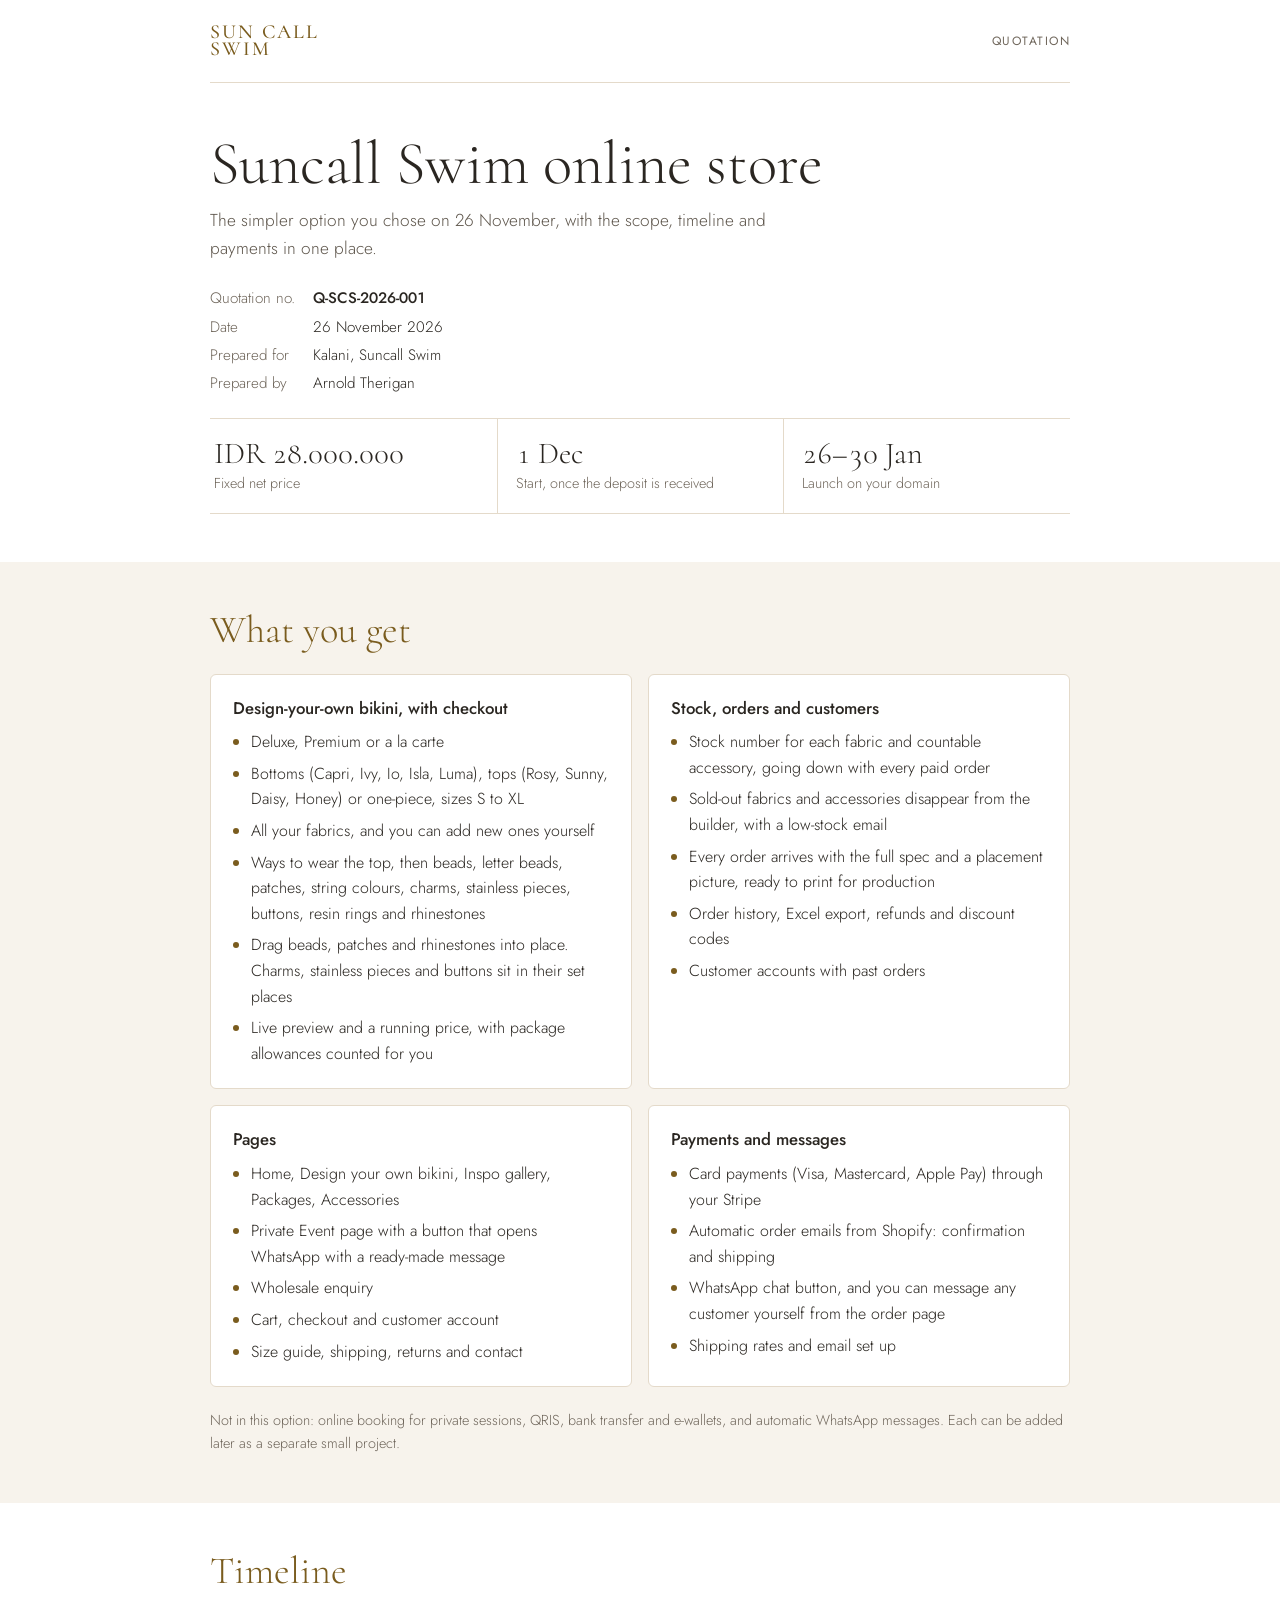
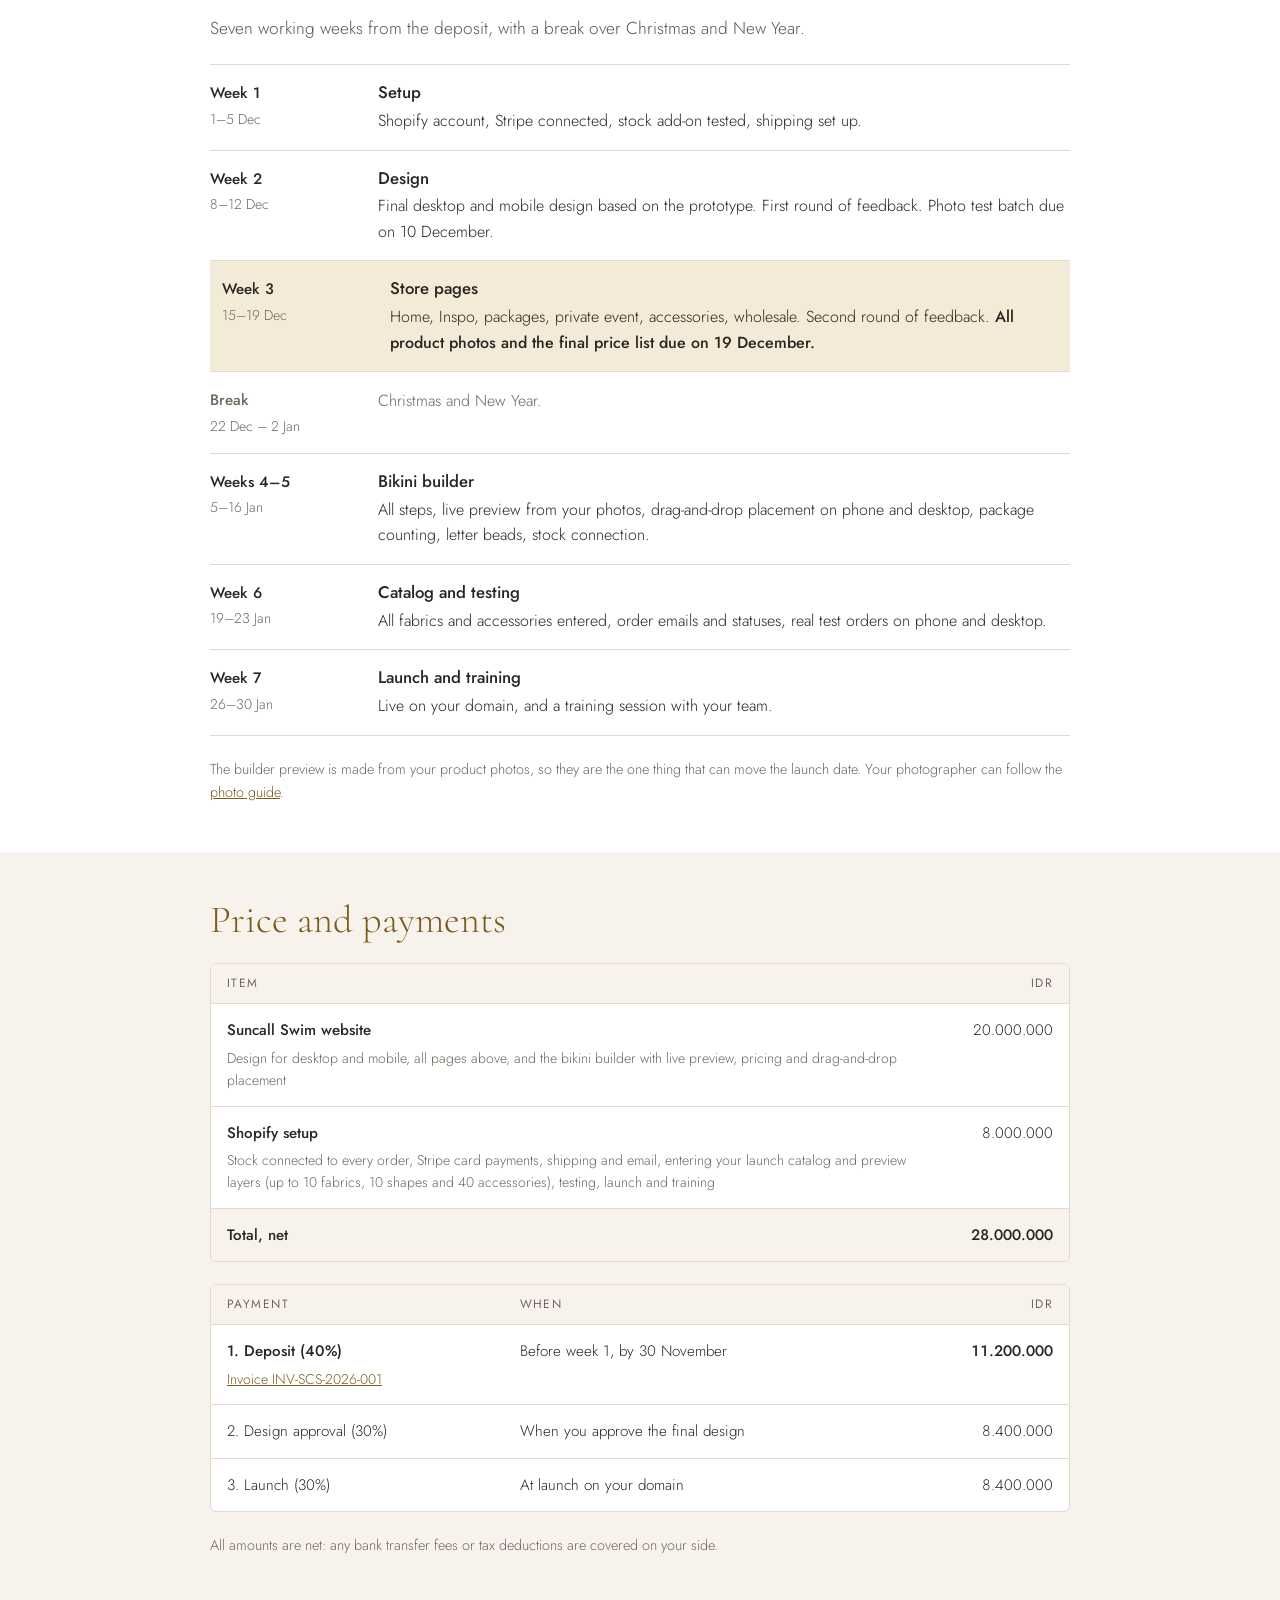
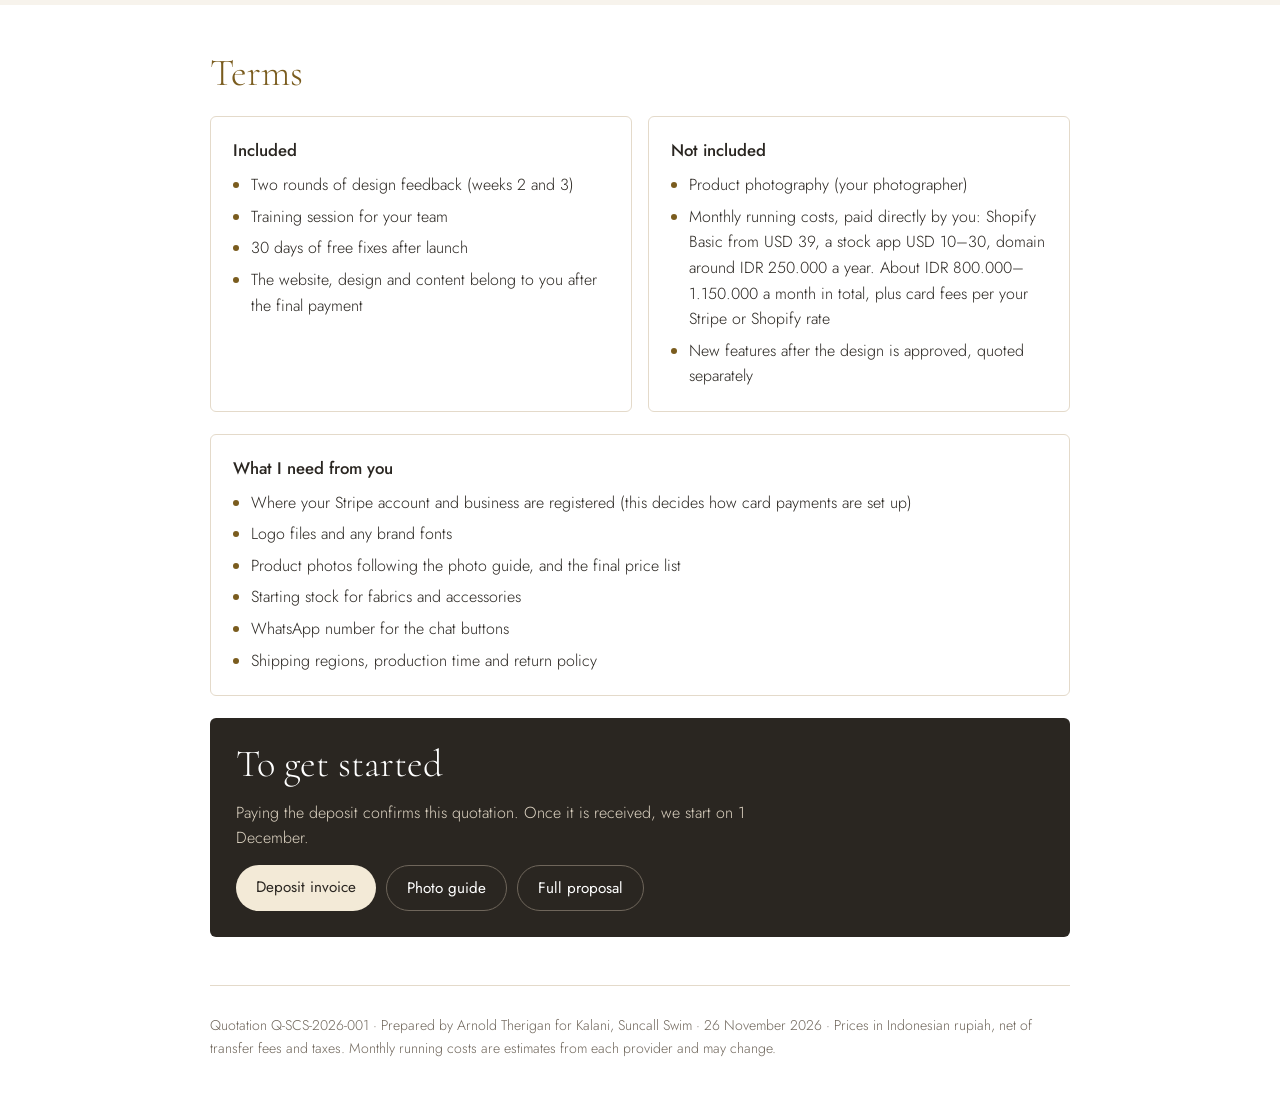
<file: quotation/index.html>
<!doctype html>
<html lang="en">
<meta charset="utf-8">
<meta name="viewport" content="width=device-width, initial-scale=1, viewport-fit=cover">
<title>Quotation Q-SCS-2026-001</title>
<meta name="robots" content="noindex, nofollow">
<meta name="claude:viewport-fit-sides" content="cover">
<link rel="preconnect" href="https://fonts.googleapis.com">
<link rel="preconnect" href="https://fonts.gstatic.com" crossorigin>
<link href="https://fonts.googleapis.com/css2?family=Cormorant:wght@300;400;500&family=Jost:wght@300;400;500&display=swap" rel="stylesheet">
<style>
/* Layout: same light editorial column as the proposal and invoice; header, scope cards, timeline rows, price table, terms. Single light theme by design. */
:root {
  --bg: #FFFFFF;
  --band: #F7F3EC;
  --card: #FFFFFF;
  --ink: #2A2621;
  --ink-2: #5E564C;
  --muted: #6F665B;
  --line: #E4DACA;
  --ochre: #7A5C1E;
  --ochre-soft: #F3EAD7;
  --display: "Cormorant", "Cormorant Garamond", Georgia, serif;
  --body: "Jost", "Futura", "Avenir Next", system-ui, sans-serif;
  color-scheme: light;
}
* { box-sizing: border-box; }
body { margin: 0; background: var(--bg); color: var(--ink); font-family: var(--body); font-weight: 300; font-size: 16px; line-height: 1.6; -webkit-font-smoothing: antialiased; }
.wrap { max-width: 900px; margin: 0 auto; padding-left: max(20px, env(safe-area-inset-left, 0px)); padding-right: max(20px, env(safe-area-inset-right, 0px)); }
.band { background: var(--band); }
h1, h2 { font-family: var(--display); font-weight: 300; margin: 0; line-height: 1.08; text-wrap: balance; }
h1 { font-size: clamp(2.4rem, 6vw, 3.8rem); }
h2 { font-size: clamp(1.8rem, 4vw, 2.4rem); color: var(--ochre); }
h3 { font-family: var(--body); font-weight: 500; font-size: 1.05rem; margin: 0; line-height: 1.35; }
p { margin: 0; }
b, strong { font-weight: 500; }
a { color: var(--ochre); }
a:focus-visible, .btn:focus-visible { outline: 2px solid var(--ochre); outline-offset: 2px; }
.num { font-variant-numeric: tabular-nums; }
.label { font-size: .75rem; letter-spacing: .12em; text-transform: uppercase; color: var(--muted); font-weight: 400; }
.muted { color: var(--muted); }
.lead { font-size: 1.08rem; color: var(--ink-2); max-width: 62ch; }
.note { font-size: .9rem; color: var(--muted); }
section { padding-block: 48px; display: grid; gap: 22px; }

.mast { display: flex; justify-content: space-between; align-items: center; gap: 16px; padding-block: 24px; border-bottom: 1px solid var(--line); flex-wrap: wrap; }
.logo { display: grid; line-height: .86; font-family: var(--display); font-weight: 500; font-size: 20px; letter-spacing: 2px; color: var(--ochre); }

.head { display: flex; justify-content: space-between; align-items: flex-end; gap: 24px; flex-wrap: wrap; }
.head .t { display: grid; gap: 10px; min-width: 0; }
dl.kv { display: grid; grid-template-columns: auto minmax(0, 1fr); gap: 4px 18px; margin: 0; font-size: .95rem; }
dl.kv dt { color: var(--muted); }
dl.kv dd { margin: 0; }

.facts { display: grid; grid-template-columns: repeat(3, minmax(0, 1fr)); border-top: 1px solid var(--line); border-bottom: 1px solid var(--line); }
.facts div { padding: 18px 16px 18px 4px; display: grid; gap: 2px; }
.facts div + div { padding-left: 18px; border-left: 1px solid var(--line); }
.facts .v { font-family: var(--display); font-size: 1.9rem; line-height: 1.1; }
.facts .k { font-size: .9rem; color: var(--muted); }

.grid2 { display: grid; grid-template-columns: repeat(2, minmax(0, 1fr)); gap: 16px; }
.card { background: var(--card); border: 1px solid var(--line); border-radius: 6px; padding: 22px; display: grid; gap: 10px; align-content: start; min-width: 0; }
ul.clean { margin: 0; padding-left: 1.1em; display: grid; gap: 6px; }
ul.clean li::marker { color: var(--ochre); }

.rows { display: grid; border-top: 1px solid var(--line); }
.row { display: grid; grid-template-columns: 9.5rem minmax(0, 1fr); gap: 16px; padding-block: 16px; border-bottom: 1px solid var(--line); }
.row .when { display: grid; gap: 2px; align-content: start; }
.row .when b { font-size: .95rem; }
.row .when span { font-size: .88rem; color: var(--muted); }
.row > div:last-child { display: grid; gap: 4px; min-width: 0; }
.row.break { color: var(--muted); }
.row.key { background: var(--ochre-soft); padding-inline: 12px; }

.tablebox { overflow-x: auto; border: 1px solid var(--line); border-radius: 6px; background: var(--card); }
table { width: 100%; border-collapse: collapse; font-size: .95rem; }
th { text-align: left; font-weight: 400; font-size: .75rem; letter-spacing: .12em; text-transform: uppercase; color: var(--muted); padding: 10px 16px; border-bottom: 1px solid var(--line); background: var(--band); }
td { padding: 14px 16px; border-bottom: 1px solid var(--line); vertical-align: top; }
tr:last-child td { border-bottom: 0; }
.r { text-align: right; white-space: nowrap; font-variant-numeric: tabular-nums; }
td .sub { font-size: .88rem; color: var(--muted); margin-top: 4px; }
tr.total td { font-weight: 500; background: var(--band); }

.cta { background: var(--ink); color: var(--bg); border-radius: 6px; padding: 26px; display: grid; gap: 14px; }
.cta h2 { color: var(--bg); }
.cta p { color: #DDD3C2; max-width: 60ch; }
.btns { display: flex; flex-wrap: wrap; gap: 10px; }
.btn { display: inline-block; text-decoration: none; border-radius: 999px; padding: 10px 20px; font-weight: 400; font-size: .95rem; }
.btn.main { background: var(--ochre-soft); color: var(--ink); }
.btn.ghost { border: 1px solid #6F665B; color: var(--bg); }
footer { padding-block: 28px 48px; border-top: 1px solid var(--line); font-size: .88rem; color: var(--muted); }

@media (max-width: 700px) {
  section { padding-block: 36px; }
  .facts { grid-template-columns: minmax(0, 1fr); }
  .facts div + div { padding-left: 4px; border-left: 0; border-top: 1px solid var(--line); }
  .grid2 { grid-template-columns: minmax(0, 1fr); }
  .row { grid-template-columns: minmax(0, 1fr); gap: 4px; }
}
</style>

<div class="wrap">
  <header class="mast">
    <div class="logo" aria-label="Suncall Swim"><span>SUN CALL</span><span>SWIM</span></div>
    <span class="label">Quotation</span>
  </header>

  <section>
    <div class="head">
      <div class="t">
        <h1>Suncall Swim online store</h1>
        <p class="lead">The simpler option you chose on 26 November, with the scope, timeline and payments in one place.</p>
      </div>
      <dl class="kv num">
        <dt>Quotation no.</dt><dd><b>Q-SCS-2026-001</b></dd>
        <dt>Date</dt><dd>26 November 2026</dd>
        <dt>Prepared for</dt><dd>Kalani, Suncall Swim</dd>
        <dt>Prepared by</dt><dd>Arnold Therigan</dd>
      </dl>
    </div>
    <div class="facts">
      <div><span class="v num">IDR 28.000.000</span><span class="k">Fixed net price</span></div>
      <div><span class="v num">1 Dec</span><span class="k">Start, once the deposit is received</span></div>
      <div><span class="v num">26–30 Jan</span><span class="k">Launch on your domain</span></div>
    </div>
  </section>
</div>

<div class="band">
  <div class="wrap">
    <section>
      <h2>What you get</h2>
      <div class="grid2">
        <div class="card">
          <h3>Design-your-own bikini, with checkout</h3>
          <ul class="clean">
            <li>Deluxe, Premium or a la carte</li>
            <li>Bottoms (Capri, Ivy, Io, Isla, Luma), tops (Rosy, Sunny, Daisy, Honey) or one-piece, sizes S to XL</li>
            <li>All your fabrics, and you can add new ones yourself</li>
            <li>Ways to wear the top, then beads, letter beads, patches, string colours, charms, stainless pieces, buttons, resin rings and rhinestones</li>
            <li>Drag beads, patches and rhinestones into place. Charms, stainless pieces and buttons sit in their set places</li>
            <li>Live preview and a running price, with package allowances counted for you</li>
          </ul>
        </div>
        <div class="card">
          <h3>Stock, orders and customers</h3>
          <ul class="clean">
            <li>Stock number for each fabric and countable accessory, going down with every paid order</li>
            <li>Sold-out fabrics and accessories disappear from the builder, with a low-stock email</li>
            <li>Every order arrives with the full spec and a placement picture, ready to print for production</li>
            <li>Order history, Excel export, refunds and discount codes</li>
            <li>Customer accounts with past orders</li>
          </ul>
        </div>
        <div class="card">
          <h3>Pages</h3>
          <ul class="clean">
            <li>Home, Design your own bikini, Inspo gallery, Packages, Accessories</li>
            <li>Private Event page with a button that opens WhatsApp with a ready-made message</li>
            <li>Wholesale enquiry</li>
            <li>Cart, checkout and customer account</li>
            <li>Size guide, shipping, returns and contact</li>
          </ul>
        </div>
        <div class="card">
          <h3>Payments and messages</h3>
          <ul class="clean">
            <li>Card payments (Visa, Mastercard, Apple Pay) through your Stripe</li>
            <li>Automatic order emails from Shopify: confirmation and shipping</li>
            <li>WhatsApp chat button, and you can message any customer yourself from the order page</li>
            <li>Shipping rates and email set up</li>
          </ul>
        </div>
      </div>
      <p class="note">Not in this option: online booking for private sessions, QRIS, bank transfer and e-wallets, and automatic WhatsApp messages. Each can be added later as a separate small project.</p>
    </section>
  </div>
</div>

<div class="wrap">
  <section>
    <h2>Timeline</h2>
    <p class="lead">Seven working weeks from the deposit, with a break over Christmas and New Year.</p>
    <div class="rows">
      <div class="row"><div class="when"><b>Week 1</b><span>1–5 Dec</span></div><div><h3>Setup</h3><p>Shopify account, Stripe connected, stock add-on tested, shipping set up.</p></div></div>
      <div class="row"><div class="when"><b>Week 2</b><span>8–12 Dec</span></div><div><h3>Design</h3><p>Final desktop and mobile design based on the prototype. First round of feedback. Photo test batch due on 10 December.</p></div></div>
      <div class="row key"><div class="when"><b>Week 3</b><span>15–19 Dec</span></div><div><h3>Store pages</h3><p>Home, Inspo, packages, private event, accessories, wholesale. Second round of feedback. <b>All product photos and the final price list due on 19 December.</b></p></div></div>
      <div class="row break"><div class="when"><b>Break</b><span>22 Dec – 2 Jan</span></div><div><p>Christmas and New Year.</p></div></div>
      <div class="row"><div class="when"><b>Weeks 4–5</b><span>5–16 Jan</span></div><div><h3>Bikini builder</h3><p>All steps, live preview from your photos, drag-and-drop placement on phone and desktop, package counting, letter beads, stock connection.</p></div></div>
      <div class="row"><div class="when"><b>Week 6</b><span>19–23 Jan</span></div><div><h3>Catalog and testing</h3><p>All fabrics and accessories entered, order emails and statuses, real test orders on phone and desktop.</p></div></div>
      <div class="row"><div class="when"><b>Week 7</b><span>26–30 Jan</span></div><div><h3>Launch and training</h3><p>Live on your domain, and a training session with your team.</p></div></div>
    </div>
    <p class="note">The builder preview is made from your product photos, so they are the one thing that can move the launch date. Your photographer can follow the <a href="../photo-guide/">photo guide</a>.</p>
  </section>
</div>

<div class="band">
  <div class="wrap">
    <section>
      <h2>Price and payments</h2>
      <div class="tablebox">
        <table>
          <thead><tr><th>Item</th><th class="r">IDR</th></tr></thead>
          <tbody>
            <tr><td><b>Suncall Swim website</b><p class="sub">Design for desktop and mobile, all pages above, and the bikini builder with live preview, pricing and drag-and-drop placement</p></td><td class="r">20.000.000</td></tr>
            <tr><td><b>Shopify setup</b><p class="sub">Stock connected to every order, Stripe card payments, shipping and email, entering your launch catalog and preview layers (up to 10 fabrics, 10 shapes and 40 accessories), testing, launch and training</p></td><td class="r">8.000.000</td></tr>
            <tr class="total"><td>Total, net</td><td class="r">28.000.000</td></tr>
          </tbody>
        </table>
      </div>
      <div class="tablebox">
        <table>
          <thead><tr><th>Payment</th><th>When</th><th class="r">IDR</th></tr></thead>
          <tbody>
            <tr><td><b>1. Deposit (40%)</b><p class="sub"><a href="../invoice/">Invoice INV-SCS-2026-001</a></p></td><td>Before week 1, by 30 November</td><td class="r"><b>11.200.000</b></td></tr>
            <tr><td>2. Design approval (30%)</td><td>When you approve the final design</td><td class="r">8.400.000</td></tr>
            <tr><td>3. Launch (30%)</td><td>At launch on your domain</td><td class="r">8.400.000</td></tr>
          </tbody>
        </table>
      </div>
      <p class="note">All amounts are net: any bank transfer fees or tax deductions are covered on your side.</p>
    </section>
  </div>
</div>

<div class="wrap">
  <section>
    <h2>Terms</h2>
    <div class="grid2">
      <div class="card">
        <h3>Included</h3>
        <ul class="clean">
          <li>Two rounds of design feedback (weeks 2 and 3)</li>
          <li>Training session for your team</li>
          <li>30 days of free fixes after launch</li>
          <li>The website, design and content belong to you after the final payment</li>
        </ul>
      </div>
      <div class="card">
        <h3>Not included</h3>
        <ul class="clean">
          <li>Product photography (your photographer)</li>
          <li>Monthly running costs, paid directly by you: Shopify Basic from USD 39, a stock app USD 10–30, domain around IDR 250.000 a year. About IDR 800.000–1.150.000 a month in total, plus card fees per your Stripe or Shopify rate</li>
          <li>New features after the design is approved, quoted separately</li>
        </ul>
      </div>
    </div>
    <div class="card">
      <h3>What I need from you</h3>
      <ul class="clean">
        <li>Where your Stripe account and business are registered (this decides how card payments are set up)</li>
        <li>Logo files and any brand fonts</li>
        <li>Product photos following the photo guide, and the final price list</li>
        <li>Starting stock for fabrics and accessories</li>
        <li>WhatsApp number for the chat buttons</li>
        <li>Shipping regions, production time and return policy</li>
      </ul>
    </div>

    <div class="cta">
      <h2>To get started</h2>
      <p>Paying the deposit confirms this quotation. Once it is received, we start on 1 December.</p>
      <div class="btns">
        <a class="btn main" href="../invoice/">Deposit invoice</a>
        <a class="btn ghost" href="../photo-guide/">Photo guide</a>
        <a class="btn ghost" href="../proposal/">Full proposal</a>
      </div>
    </div>
  </section>
</div>

<div class="wrap">
  <footer>Quotation Q-SCS-2026-001 · Prepared by Arnold Therigan for Kalani, Suncall Swim · 26 November 2026 · Prices in Indonesian rupiah, net of transfer fees and taxes. Monthly running costs are estimates from each provider and may change.</footer>
</div>
</file>
